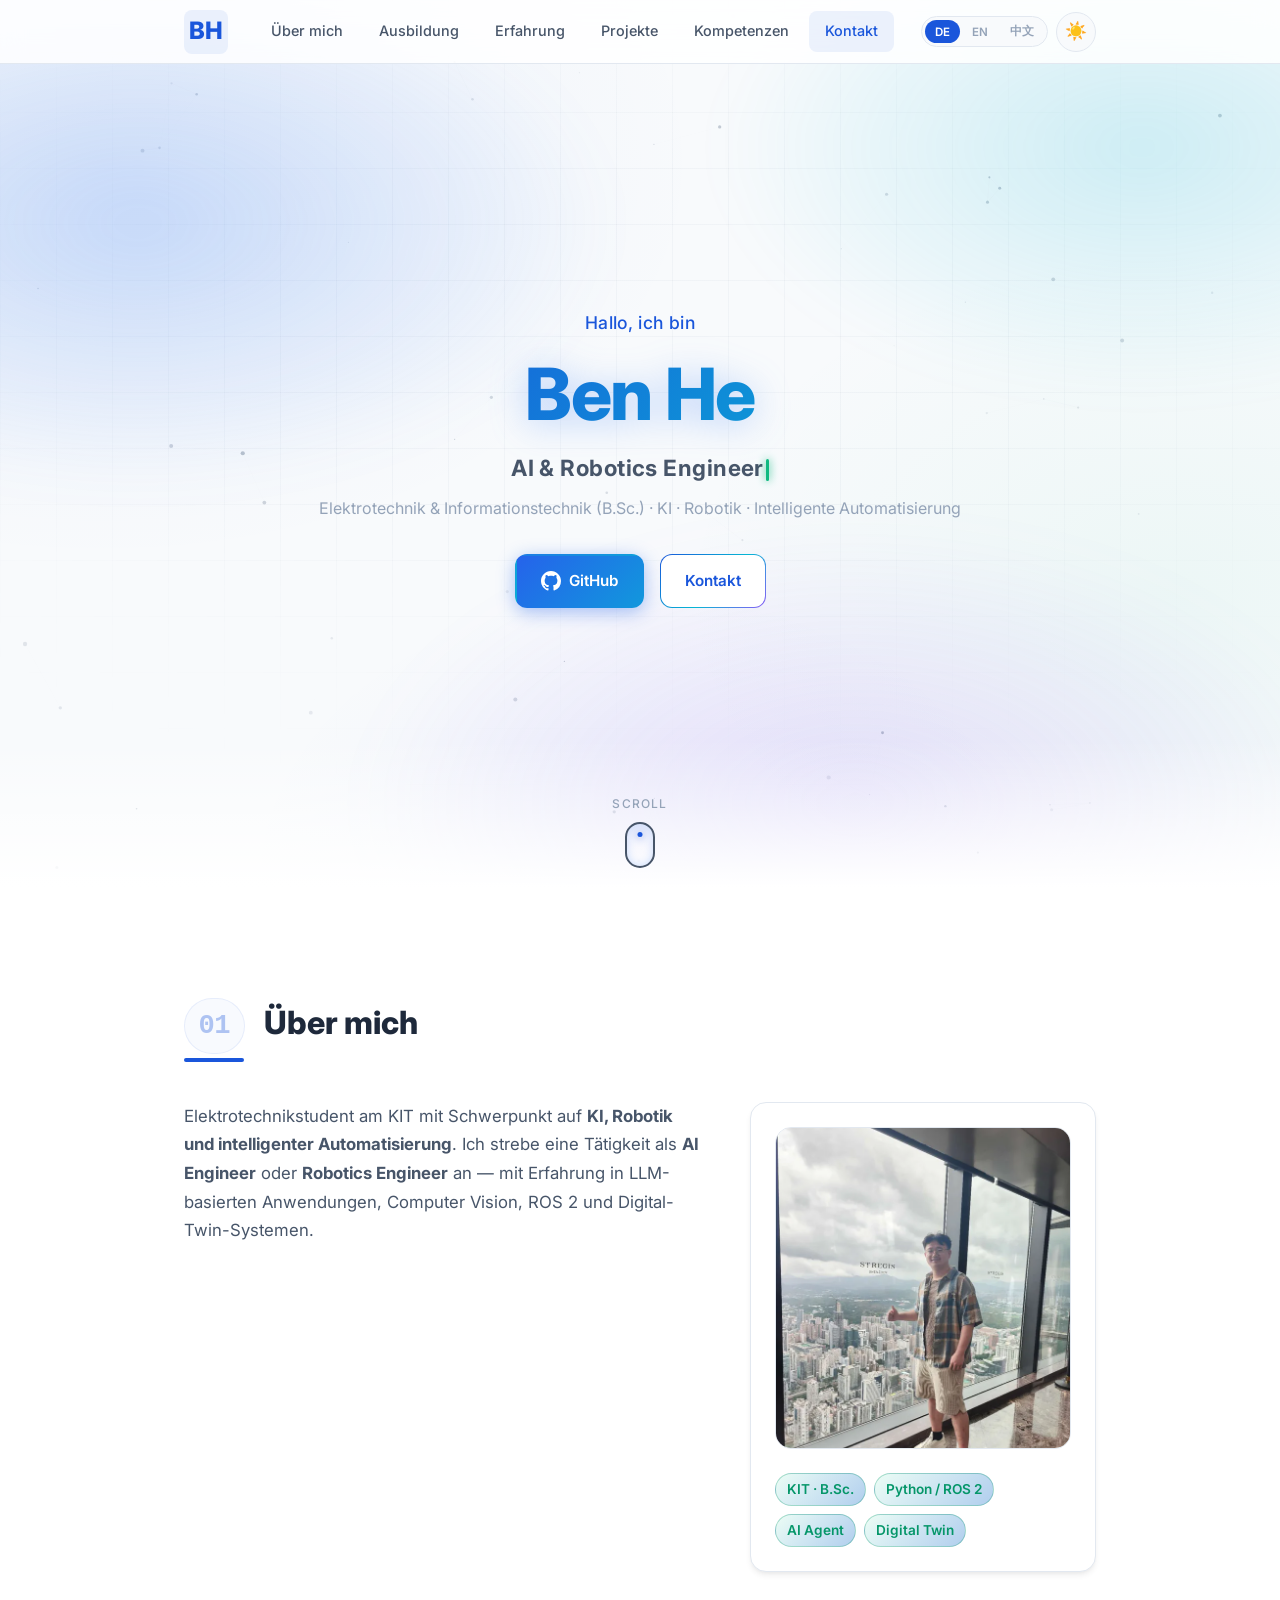
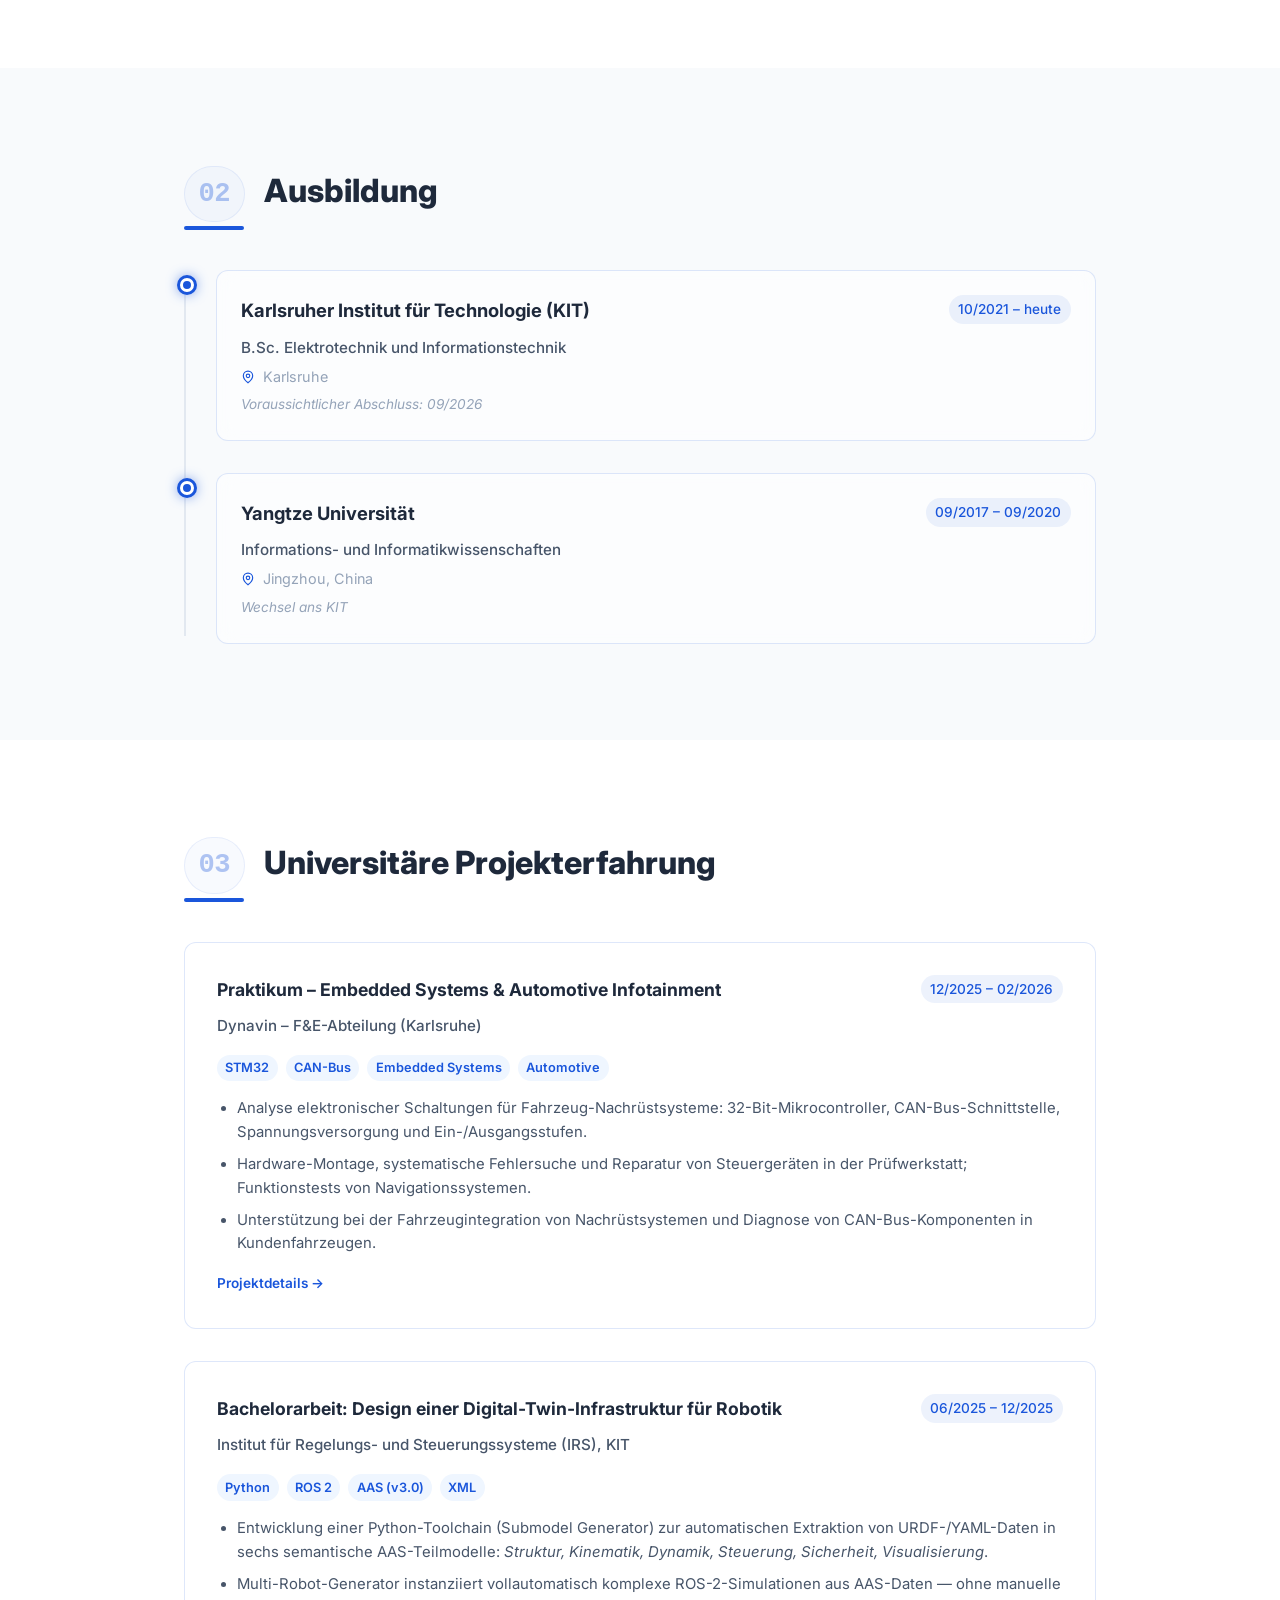
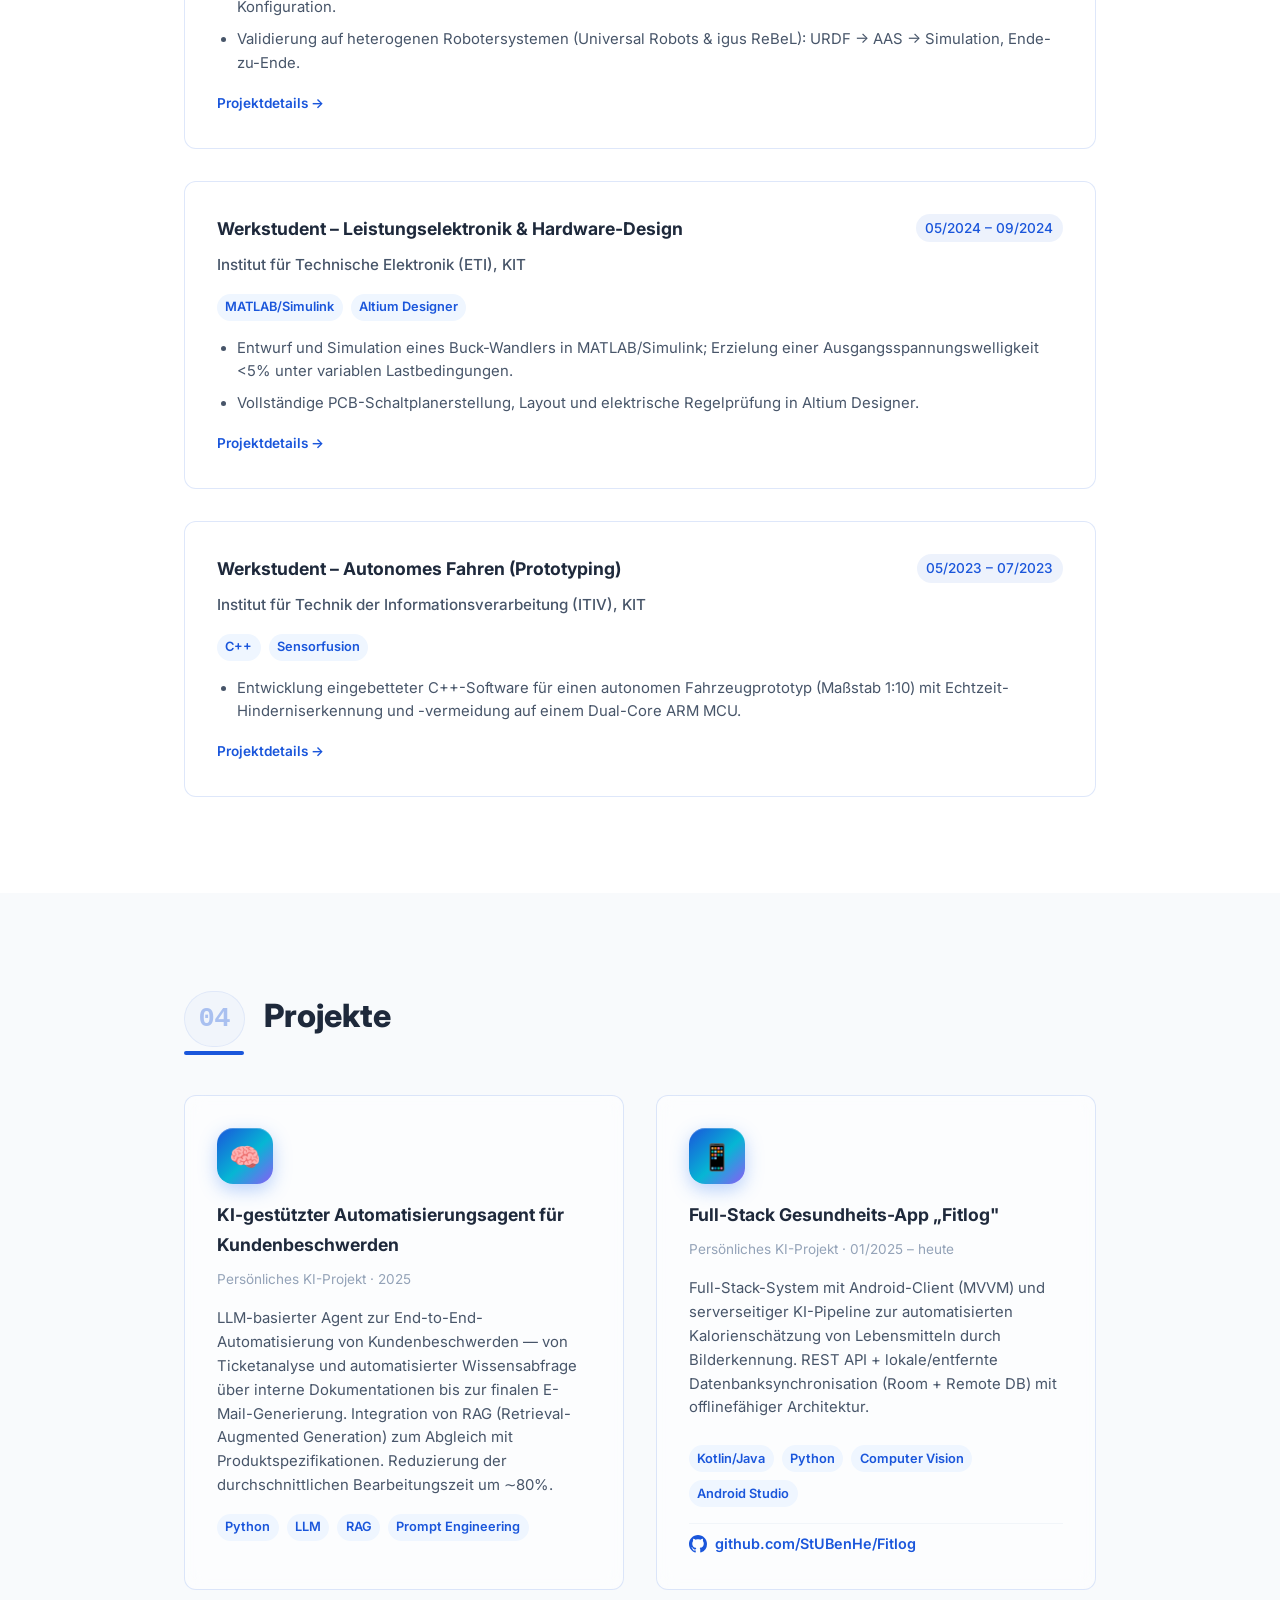
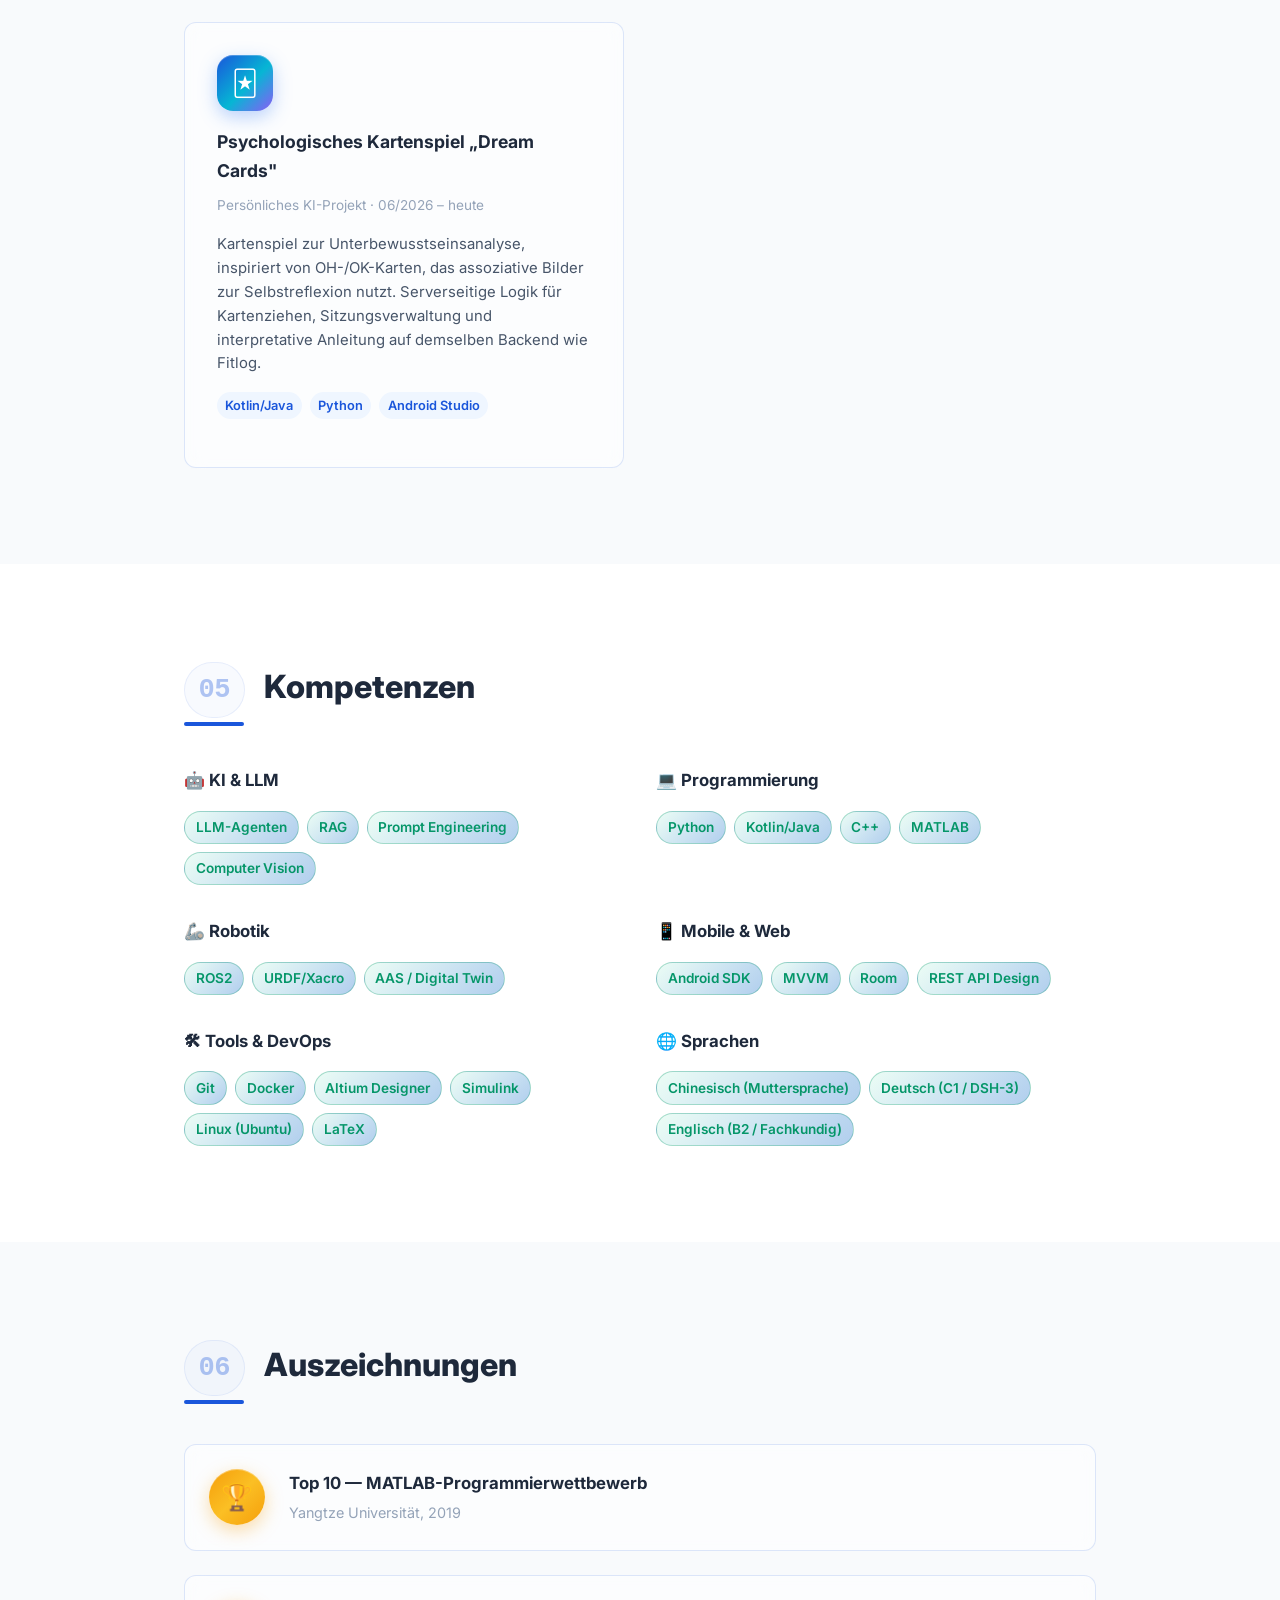
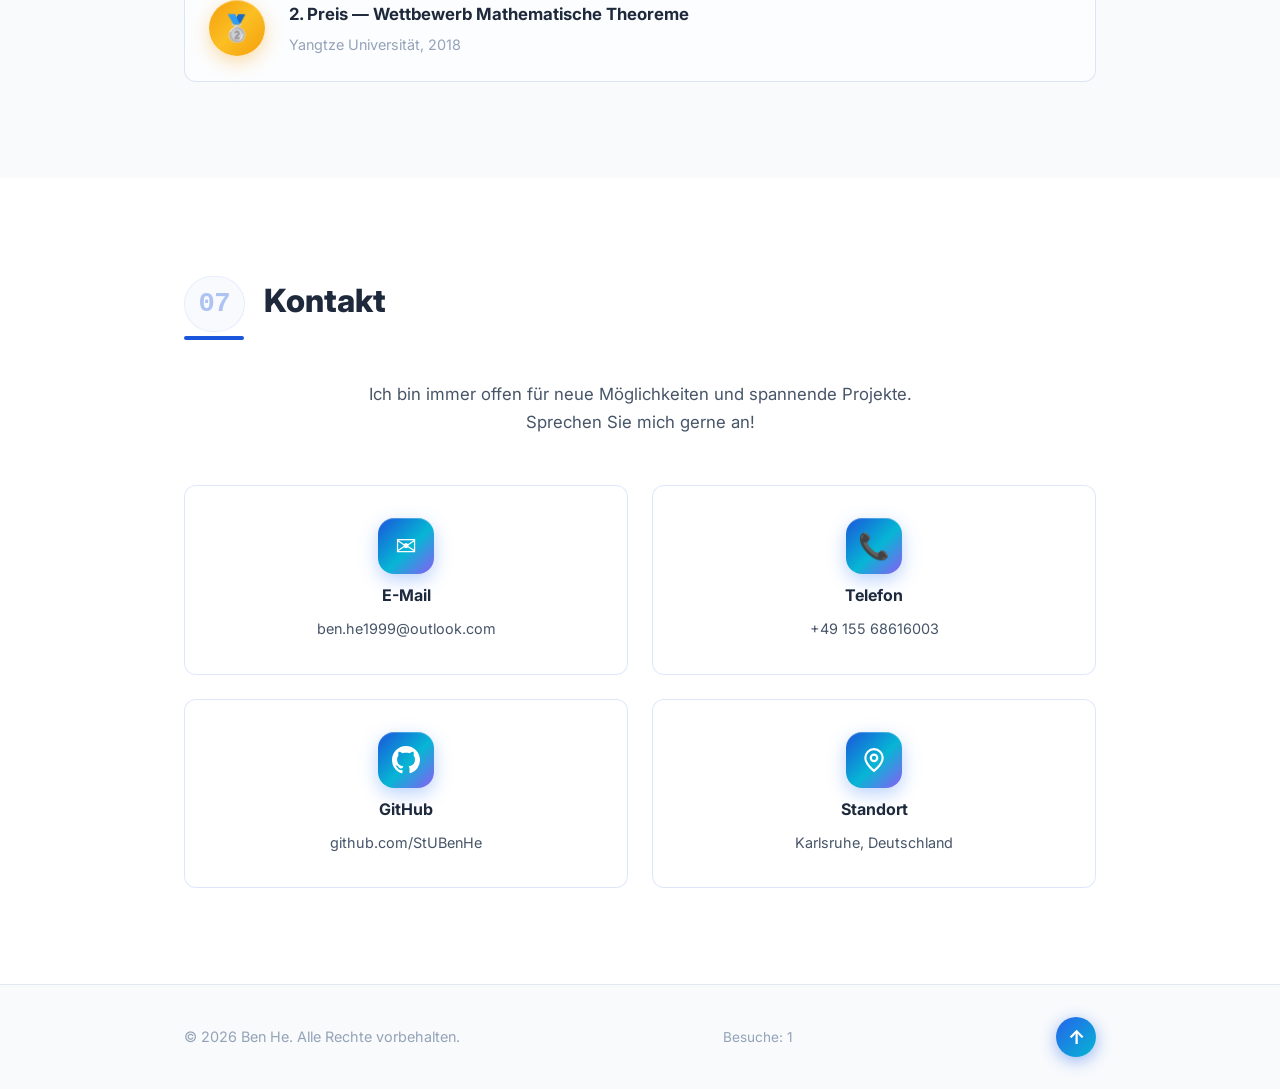
<file: index.html>
<!DOCTYPE html>
<html lang="de" data-theme="light">
<head>
  <meta charset="UTF-8">
  <meta name="viewport" content="width=device-width, initial-scale=1.0">
  <meta name="description" data-i18n="meta-desc" content="Ben He — AI Engineer & Robotics Engineer. Elektrotechnik-Student am KIT mit Schwerpunkt auf KI, Robotik und intelligenter Automatisierung.">
  <title>Ben He | Portfolio</title>
  <link rel="icon" type="image/svg+xml" href="favicon.svg">
  <link rel="stylesheet" href="styles.css">
  <link rel="preconnect" href="https://fonts.googleapis.com">
  <link rel="preconnect" href="https://fonts.gstatic.com" crossorigin>
  <link href="https://fonts.googleapis.com/css2?family=Inter:wght@400;500;600;700;800&display=swap" rel="stylesheet">
</head>
<body>

  <!-- Scroll Progress Bar -->
  <div class="scroll-progress" id="scrollProgress" aria-hidden="true"></div>

  <!-- Navigation -->
  <header class="navbar" id="navbar" role="banner">
    <div class="container nav-container">
      <a href="#hero" class="nav-logo" data-i18n-aria="nav-home" aria-label="Zur Startseite">BH</a>
      <nav class="nav-links" id="navLinks" role="navigation" data-i18n-aria="nav-main" aria-label="Hauptnavigation">
        <a href="#about" data-section="about" data-i18n="nav-about">Über mich</a>
        <a href="#education" data-section="education" data-i18n="nav-edu">Ausbildung</a>
        <a href="#experience" data-section="experience" data-i18n="nav-exp">Erfahrung</a>
        <a href="#projects" data-section="projects" data-i18n="nav-proj">Projekte</a>
        <a href="#skills" data-section="skills" data-i18n="nav-skills">Kompetenzen</a>
        <a href="#contact" data-section="contact" data-i18n="nav-contact">Kontakt</a>
      </nav>
      <div class="nav-actions">
        <div class="lang-switcher" id="langSwitcher" role="radiogroup" aria-label="Sprache wählen">
          <button class="lang-option active" data-lang="de" aria-checked="true" role="radio">DE</button>
          <button class="lang-option" data-lang="en" aria-checked="false" role="radio">EN</button>
          <button class="lang-option" data-lang="zh" aria-checked="false" role="radio">中文</button>
        </div>
        <button class="theme-toggle" id="themeToggle" data-i18n-aria="theme-switch" aria-label="Design umschalten" title="Hell/Dunkel Modus">
          <span class="theme-icon-light">☀️</span>
          <span class="theme-icon-dark">🌙</span>
        </button>
        <button class="hamburger" id="hamburger" data-i18n-aria="menu-open" aria-label="Menü öffnen" aria-expanded="false">
          <span></span>
          <span></span>
          <span></span>
        </button>
      </div>
    </div>
  </header>

  <main>
    <!-- Hero Section -->
    <section class="hero" id="hero">
      <canvas class="hero-particles" id="heroParticles" aria-hidden="true"></canvas>
      <div class="hero-bg-gradient" aria-hidden="true"></div>
      <div class="container hero-content">
        <p class="hero-greeting" data-i18n="hero-greeting">Hallo, ich bin</p>
        <h1 class="hero-name">Ben He</h1>
        <p class="hero-title" id="heroTitle"></p>
        <p class="hero-subtitle" data-i18n="hero-subtitle">Elektrotechnik &amp; Informationstechnik (B.Sc.) · KI · Robotik · Intelligente Automatisierung</p>
        <div class="hero-cta">
          <a href="https://github.com/StUBenHe" target="_blank" rel="noopener" class="btn btn-primary">
            <svg class="btn-icon" width="20" height="20" viewBox="0 0 24 24" fill="currentColor"><path d="M12 0C5.37 0 0 5.37 0 12c0 5.31 3.435 9.795 8.205 11.385.6.105.825-.255.825-.57 0-.285-.015-1.23-.015-2.235-3.015.555-3.795-.735-4.035-1.41-.135-.345-.72-1.41-1.23-1.695-.42-.225-1.02-.78-.015-.795.945-.015 1.62.87 1.845 1.23 1.08 1.815 2.805 1.305 3.495.99.105-.78.42-1.305.765-1.605-2.67-.3-5.46-1.335-5.46-5.925 0-1.305.465-2.385 1.23-3.225-.12-.3-.54-1.53.12-3.18 0 0 1.005-.315 3.3 1.23.96-.27 1.98-.405 3-.405s2.04.135 3 .405c2.295-1.56 3.3-1.23 3.3-1.23.66 1.65.24 2.88.12 3.18.765.84 1.23 1.905 1.23 3.225 0 4.605-2.805 5.625-5.475 5.925.435.375.81 1.095.81 2.22 0 1.605-.015 2.895-.015 3.3 0 .315.225.69.825.57A12.02 12.02 0 0 0 24 12c0-6.63-5.37-12-12-12z"/></svg>
            GitHub
          </a>
          <a href="#contact" class="btn btn-outline" data-i18n="hero-cta">Kontakt</a>
        </div>
      </div>
      <div class="hero-scroll" aria-hidden="true">
        <span data-i18n="scroll">Scroll</span>
        <div class="scroll-indicator"></div>
      </div>
      <!-- smooth fade into the next section -->
      <div class="hero-fade" aria-hidden="true"></div>
    </section>

    <!-- About Section -->
    <section class="section" id="about">
      <div class="container">
        <h2 class="section-title"><span class="section-num">01</span> <span data-i18n="about-title">Über mich</span></h2>
        <div class="about-layout">
          <div class="about-content">
            <p data-i18n="about-text">
              Elektrotechnikstudent am KIT mit Schwerpunkt auf
              <strong>KI, Robotik und intelligenter Automatisierung</strong>.
              Ich strebe eine Tätigkeit als <strong>AI Engineer</strong> oder <strong>Robotics Engineer</strong> an —
              mit Erfahrung in LLM-basierten Anwendungen, Computer Vision, ROS&nbsp;2 und Digital-Twin-Systemen.
            </p>
          </div>
          <aside class="about-photo-card" data-i18n-aria="about-photo" aria-label="Persönliche Vorstellung">
            <div class="photo-frame">
              <picture><source srcset="portrait.webp" type="image/webp"><img src="portrait.jpg" data-i18n-alt="portrait-alt" alt="Portrait von Ben He"></picture>
            </div>
            <div class="about-badges">
              <span class="tag tag-skill">KIT · B.Sc.</span>
              <span class="tag tag-skill">Python / ROS 2</span>
              <span class="tag tag-skill">AI Agent</span>
              <span class="tag tag-skill">Digital Twin</span>
            </div>
          </aside>
        </div>
      </div>
    </section>

    <!-- Education Section -->
    <section class="section section-alt" id="education">
      <div class="container">
        <h2 class="section-title"><span class="section-num">02</span> <span data-i18n="edu-title">Ausbildung</span></h2>
        <div class="timeline">
          <div class="timeline-item">
            <div class="timeline-marker"></div>
            <div class="timeline-card">
              <div class="timeline-header">
                <h3>Karlsruher Institut für Technologie (KIT)</h3>
                <span class="timeline-date">10/2021 – heute</span>
              </div>
              <p class="timeline-subtitle" data-i18n="edu-kit-degree">B.Sc. Elektrotechnik und Informationstechnik</p>
              <p class="timeline-location"><svg class="loc-pin" width="14" height="14" viewBox="0 0 24 24" fill="none" stroke="currentColor" stroke-width="2" stroke-linecap="round" stroke-linejoin="round" aria-hidden="true"><path d="M20 10c0 6-8 12-8 12s-8-6-8-12a8 8 0 0 1 16 0Z"/><circle cx="12" cy="10" r="3"/></svg> Karlsruhe</p>
              <p class="timeline-note" data-i18n="edu-kit-note">Voraussichtlicher Abschluss: 09/2026</p>
            </div>
          </div>
          <div class="timeline-item">
            <div class="timeline-marker"></div>
            <div class="timeline-card">
              <div class="timeline-header">
                <h3>Yangtze Universität</h3>
                <span class="timeline-date">09/2017 – 09/2020</span>
              </div>
              <p class="timeline-subtitle" data-i18n="edu-yz-degree">Informations- und Informatikwissenschaften</p>
              <p class="timeline-location"><svg class="loc-pin" width="14" height="14" viewBox="0 0 24 24" fill="none" stroke="currentColor" stroke-width="2" stroke-linecap="round" stroke-linejoin="round" aria-hidden="true"><path d="M20 10c0 6-8 12-8 12s-8-6-8-12a8 8 0 0 1 16 0Z"/><circle cx="12" cy="10" r="3"/></svg> Jingzhou, China</p>
              <p class="timeline-note" data-i18n="edu-yz-note">Wechsel ans KIT</p>
            </div>
          </div>
        </div>
      </div>
    </section>

    <!-- Experience Section -->
    <section class="section" id="experience">
      <div class="container">
        <h2 class="section-title"><span class="section-num">03</span> <span data-i18n="exp-title">Universitäre Projekterfahrung</span></h2>
        <div class="exp-grid">
          <!-- Praktikum Dynavin -->
          <article class="exp-card">
            <a href="praktikum.html" class="exp-card-link" aria-label="Praktikum: CAN-Bus-Interface für Fahrzeug-Infotainment – Details">
              <div class="exp-card-header">
                <h3 data-i18n="exp-praktikum-title">Praktikum – Embedded Systems &amp; Automotive Infotainment</h3>
                <span class="exp-date">12/2025 – 02/2026</span>
              </div>
              <p class="exp-company" data-i18n="exp-praktikum-company">Dynavin – F&amp;E-Abteilung (Karlsruhe)</p>
              <div class="exp-tags">
                <span class="tag">STM32</span>
                <span class="tag">CAN-Bus</span>
                <span class="tag">Embedded Systems</span>
                <span class="tag">Automotive</span>
              </div>
              <ul class="exp-details">
                <li data-i18n="exp-praktikum-1">Analyse elektronischer Schaltungen für Fahrzeug-Nachrüstsysteme: 32-Bit-Mikrocontroller, CAN-Bus-Schnittstelle, Spannungsversorgung und Ein-/Ausgangsstufen.</li>
                <li data-i18n="exp-praktikum-2">Hardware-Montage, systematische Fehlersuche und Reparatur von Steuergeräten in der Prüfwerkstatt; Funktionstests von Navigationssystemen.</li>
                <li data-i18n="exp-praktikum-3">Unterstützung bei der Fahrzeugintegration von Nachrüstsystemen und Diagnose von CAN-Bus-Komponenten in Kundenfahrzeugen.</li>
              </ul>
              <span class="exp-card-more" data-i18n="exp-praktikum-more">Projektdetails →</span>
            </a>
          </article>
          <!-- Bachelor Thesis -->
          <article class="exp-card">
            <a href="bachelorarbeit.html" class="exp-card-link" aria-label="Bachelorarbeit: Digital-Twin-Infrastruktur – Details">
              <div class="exp-card-header">
                <h3 data-i18n="exp-thesis-title">Bachelorarbeit: Design einer Digital-Twin-Infrastruktur für Robotik</h3>
                <span class="exp-date">06/2025 – 12/2025</span>
              </div>
              <p class="exp-company">Institut für Regelungs- und Steuerungssysteme (IRS), KIT</p>
              <div class="exp-tags">
                <span class="tag">Python</span>
                <span class="tag">ROS 2</span>
                <span class="tag">AAS (v3.0)</span>
                <span class="tag">XML</span>
              </div>
              <ul class="exp-details">
                <li data-i18n="exp-thesis-1">Entwicklung einer Python-Toolchain (Submodel Generator) zur automatischen Extraktion von URDF-/YAML-Daten in sechs semantische AAS-Teilmodelle: <em>Struktur, Kinematik, Dynamik, Steuerung, Sicherheit, Visualisierung</em>.</li>
                <li data-i18n="exp-thesis-2">Multi-Robot-Generator instanziiert vollautomatisch komplexe ROS-2-Simulationen aus AAS-Daten — ohne manuelle Konfiguration.</li>
                <li data-i18n="exp-thesis-3">Validierung auf heterogenen Robotersystemen (Universal Robots &amp; igus ReBeL): URDF → AAS → Simulation, Ende-zu-Ende.</li>
              </ul>
              <span class="exp-card-more" data-i18n="exp-thesis-more">Projektdetails →</span>
            </a>
          </article>
          <!-- ETI -->
          <article class="exp-card">
            <a href="power-electronics.html" class="exp-card-link" aria-label="Leistungselektronik & Hardware-Design – Details">
              <div class="exp-card-header">
                <h3 data-i18n="exp-eti-title">Werkstudent – Leistungselektronik &amp; Hardware-Design</h3>
                <span class="exp-date">05/2024 – 09/2024</span>
              </div>
              <p class="exp-company">Institut für Technische Elektronik (ETI), KIT</p>
              <div class="exp-tags">
                <span class="tag">MATLAB/Simulink</span>
                <span class="tag">Altium Designer</span>
              </div>
              <ul class="exp-details">
                <li data-i18n="exp-eti-1">Entwurf und Simulation eines Buck-Wandlers in MATLAB/Simulink; Erzielung einer Ausgangsspannungswelligkeit &lt;5% unter variablen Lastbedingungen.</li>
                <li data-i18n="exp-eti-2">Vollständige PCB-Schaltplanerstellung, Layout und elektrische Regelprüfung in Altium Designer.</li>
              </ul>
              <span class="exp-card-more" data-i18n="exp-eti-more">Projektdetails →</span>
            </a>
          </article>
          <!-- ITIV -->
          <article class="exp-card">
            <a href="pit-autopilot.html" class="exp-card-link" aria-label="Werkstudent – Autonomes Fahren (Prototyping) – Details">
              <div class="exp-card-header">
                <h3 data-i18n="exp-itiv-title">Werkstudent – Autonomes Fahren (Prototyping)</h3>
                <span class="exp-date">05/2023 – 07/2023</span>
              </div>
              <p class="exp-company">Institut für Technik der Informationsverarbeitung (ITIV), KIT</p>
              <div class="exp-tags">
                <span class="tag">C++</span>
                <span class="tag" data-i18n="exp-itiv-tag">Sensorfusion</span>
              </div>
              <ul class="exp-details">
                <li data-i18n="exp-itiv-1">Entwicklung eingebetteter C++-Software für einen autonomen Fahrzeugprototyp (Maßstab 1:10) mit Echtzeit-Hinderniserkennung und -vermeidung auf einem Dual-Core ARM MCU.</li>
              </ul>
              <span class="exp-card-more" data-i18n="exp-itiv-more">Projektdetails →</span>
            </a>
          </article>
        </div>
      </div>
    </section>

    <!-- Projects Section -->
    <section class="section section-alt" id="projects">
      <div class="container">
        <h2 class="section-title"><span class="section-num">04</span> <span data-i18n="proj-title">Projekte</span></h2>
        <div class="projects-grid">
          <!-- AI Agent -->
          <article class="project-card">
            <div class="project-icon">🧠</div>
            <h3 data-i18n="proj-agent-title">KI-gestützter Automatisierungsagent für Kundenbeschwerden</h3>
            <p class="project-meta" data-i18n="proj-agent-meta">Persönliches KI-Projekt · 2025</p>
            <p class="project-desc" data-i18n="proj-agent-desc">LLM-basierter Agent zur End-to-End-Automatisierung von Kundenbeschwerden — von Ticketanalyse und automatisierter Wissensabfrage über interne Dokumentationen bis zur finalen E-Mail-Generierung. Integration von RAG (Retrieval-Augmented Generation) zum Abgleich mit Produktspezifikationen. Reduzierung der durchschnittlichen Bearbeitungszeit um ∼80%.</p>
            <div class="project-tags">
              <span class="tag">Python</span>
              <span class="tag">LLM</span>
              <span class="tag">RAG</span>
              <span class="tag">Prompt Engineering</span>
            </div>
          </article>
          <!-- Fitlog -->
          <article class="project-card">
            <div class="project-icon">📱</div>
            <h3 data-i18n="proj-fitlog-title">Full-Stack Gesundheits-App „Fitlog"</h3>
            <p class="project-meta" data-i18n="proj-fitlog-meta">Persönliches KI-Projekt · 01/2025 – heute</p>
            <p class="project-desc" data-i18n="proj-fitlog-desc">Full-Stack-System mit Android-Client (MVVM) und serverseitiger KI-Pipeline zur automatisierten Kalorienschätzung von Lebensmitteln durch Bilderkennung. REST API + lokale/entfernte Datenbanksynchronisation (Room + Remote DB) mit offlinefähiger Architektur.</p>
            <div class="project-tags">
              <span class="tag">Kotlin/Java</span>
              <span class="tag">Python</span>
              <span class="tag">Computer Vision</span>
              <span class="tag">Android Studio</span>
            </div>
            <a href="https://github.com/StUBenHe/Fitlog" target="_blank" rel="noopener" class="project-link">
              <svg width="18" height="18" viewBox="0 0 24 24" fill="currentColor"><path d="M12 0C5.37 0 0 5.37 0 12c0 5.31 3.435 9.795 8.205 11.385.6.105.825-.255.825-.57 0-.285-.015-1.23-.015-2.235-3.015.555-3.795-.735-4.035-1.41-.135-.345-.72-1.41-1.23-1.695-.42-.225-1.02-.78-.015-.795.945-.015 1.62.87 1.845 1.23 1.08 1.815 2.805 1.305 3.495.99.105-.78.42-1.305.765-1.605-2.67-.3-5.46-1.335-5.46-5.925 0-1.305.465-2.385 1.23-3.225-.12-.3-.54-1.53.12-3.18 0 0 1.005-.315 3.3 1.23.96-.27 1.98-.405 3-.405s2.04.135 3 .405c2.295-1.56 3.3-1.23 3.3-1.23.66 1.65.24 2.88.12 3.18.765.84 1.23 1.905 1.23 3.225 0 4.605-2.805 5.625-5.475 5.925.435.375.81 1.095.81 2.22 0 1.605-.015 2.895-.015 3.3 0 .315.225.69.825.57A12.02 12.02 0 0 0 24 12c0-6.63-5.37-12-12-12z"/></svg>
              github.com/StUBenHe/Fitlog
            </a>
          </article>
          <!-- Dream Cards -->
          <article class="project-card">
            <div class="project-icon">🃏</div>
            <h3 data-i18n="proj-dream-title">Psychologisches Kartenspiel „Dream Cards"</h3>
            <p class="project-meta" data-i18n="proj-dream-meta">Persönliches KI-Projekt · 06/2026 – heute</p>
            <p class="project-desc" data-i18n="proj-dream-desc">Kartenspiel zur Unterbewusstseinsanalyse, inspiriert von OH-/OK-Karten, das assoziative Bilder zur Selbstreflexion nutzt. Serverseitige Logik für Kartenziehen, Sitzungsverwaltung und interpretative Anleitung auf demselben Backend wie Fitlog.</p>
            <div class="project-tags">
              <span class="tag">Kotlin/Java</span>
              <span class="tag">Python</span>
              <span class="tag">Android Studio</span>
            </div>
          </article>
        </div>
      </div>
    </section>

    <!-- Skills Section -->
    <section class="section" id="skills">
      <div class="container">
        <h2 class="section-title"><span class="section-num">05</span> <span data-i18n="skills-title">Kompetenzen</span></h2>
        <div class="skills-grid">
          <div class="skill-group">
            <h3 data-i18n="skills-ai">🤖 KI &amp; LLM</h3>
            <div class="skill-tags">
              <span class="tag tag-skill">LLM-Agenten</span>
              <span class="tag tag-skill">RAG</span>
              <span class="tag tag-skill">Prompt Engineering</span>
              <span class="tag tag-skill">Computer Vision</span>
            </div>
          </div>
          <div class="skill-group">
            <h3 data-i18n="skills-prog">💻 Programmierung</h3>
            <div class="skill-tags">
              <span class="tag tag-skill">Python</span>
              <span class="tag tag-skill">Kotlin/Java</span>
              <span class="tag tag-skill">C++</span>
              <span class="tag tag-skill">MATLAB</span>
            </div>
          </div>
          <div class="skill-group">
            <h3 data-i18n="skills-robo">🦾 Robotik</h3>
            <div class="skill-tags">
              <span class="tag tag-skill">ROS2</span>
              <span class="tag tag-skill">URDF/Xacro</span>
              <span class="tag tag-skill">AAS / Digital Twin</span>
            </div>
          </div>
          <div class="skill-group">
            <h3 data-i18n="skills-mobile">📱 Mobile &amp; Web</h3>
            <div class="skill-tags">
              <span class="tag tag-skill">Android SDK</span>
              <span class="tag tag-skill">MVVM</span>
              <span class="tag tag-skill">Room</span>
              <span class="tag tag-skill">REST API Design</span>
            </div>
          </div>
          <div class="skill-group">
            <h3 data-i18n="skills-tools">🛠 Tools &amp; DevOps</h3>
            <div class="skill-tags">
              <span class="tag tag-skill">Git</span>
              <span class="tag tag-skill">Docker</span>
              <span class="tag tag-skill">Altium Designer</span>
              <span class="tag tag-skill">Simulink</span>
              <span class="tag tag-skill">Linux (Ubuntu)</span>
              <span class="tag tag-skill">LaTeX</span>
            </div>
          </div>
          <div class="skill-group">
            <h3 data-i18n="skills-lang">🌐 Sprachen</h3>
            <div class="skill-tags">
              <span class="tag tag-skill" data-i18n="lang-zh">Chinesisch (Muttersprache)</span>
              <span class="tag tag-skill" data-i18n="lang-de">Deutsch (C1 / DSH-3)</span>
              <span class="tag tag-skill" data-i18n="lang-en">Englisch (B2 / Fachkundig)</span>
            </div>
          </div>
        </div>
      </div>
    </section>

    <!-- Awards Section -->
    <section class="section section-alt" id="awards">
      <div class="container">
        <h2 class="section-title"><span class="section-num">06</span> <span data-i18n="awards-title">Auszeichnungen</span></h2>
        <div class="awards-list">
          <div class="award-item">
            <div class="award-icon">🏆</div>
            <div class="award-content">
              <h3 data-i18n="award-1-title">Top 10 — MATLAB-Programmierwettbewerb</h3>
              <p data-i18n="award-1-meta">Yangtze Universität, 2019</p>
            </div>
          </div>
          <div class="award-item">
            <div class="award-icon">🥈</div>
            <div class="award-content">
              <h3 data-i18n="award-2-title">2. Preis — Wettbewerb Mathematische Theoreme</h3>
              <p data-i18n="award-2-meta">Yangtze Universität, 2018</p>
            </div>
          </div>
        </div>
      </div>
    </section>

    <!-- Contact Section -->
    <section class="section" id="contact">
      <div class="container">
        <h2 class="section-title"><span class="section-num">07</span> <span data-i18n="contact-title">Kontakt</span></h2>
        <p class="contact-intro" data-i18n="contact-intro">Ich bin immer offen für neue Möglichkeiten und spannende Projekte. Sprechen Sie mich gerne an!</p>
        <div class="contact-grid">
          <a href="mailto:ben.he1999@outlook.com" class="contact-card">
            <div class="contact-icon">✉️</div>
            <h3 data-i18n="contact-email">E-Mail</h3>
            <p>ben.he1999@outlook.com</p>
          </a>
          <a href="tel:+4915568616003" class="contact-card">
            <div class="contact-icon">📞</div>
            <h3 data-i18n="contact-phone">Telefon</h3>
            <p>+49 155 68616003</p>
          </a>
          <a href="https://github.com/StUBenHe" target="_blank" rel="noopener" class="contact-card">
            <div class="contact-icon">
              <svg width="28" height="28" viewBox="0 0 24 24" fill="currentColor"><path d="M12 0C5.37 0 0 5.37 0 12c0 5.31 3.435 9.795 8.205 11.385.6.105.825-.255.825-.57 0-.285-.015-1.23-.015-2.235-3.015.555-3.795-.735-4.035-1.41-.135-.345-.72-1.41-1.23-1.695-.42-.225-1.02-.78-.015-.795.945-.015 1.62.87 1.845 1.23 1.08 1.815 2.805 1.305 3.495.99.105-.78.42-1.305.765-1.605-2.67-.3-5.46-1.335-5.46-5.925 0-1.305.465-2.385 1.23-3.225-.12-.3-.54-1.53.12-3.18 0 0 1.005-.315 3.3 1.23.96-.27 1.98-.405 3-.405s2.04.135 3 .405c2.295-1.56 3.3-1.23 3.3-1.23.66 1.65.24 2.88.12 3.18.765.84 1.23 1.905 1.23 3.225 0 4.605-2.805 5.625-5.475 5.925.435.375.81 1.095.81 2.22 0 1.605-.015 2.895-.015 3.3 0 .315.225.69.825.57A12.02 12.02 0 0 0 24 12c0-6.63-5.37-12-12-12z"/></svg>
            </div>
            <h3>GitHub</h3>
            <p>github.com/StUBenHe</p>
          </a>
          <div class="contact-card">
            <div class="contact-icon"><svg width="26" height="26" viewBox="0 0 24 24" fill="none" stroke="currentColor" stroke-width="2" stroke-linecap="round" stroke-linejoin="round" aria-hidden="true"><path d="M20 10c0 6-8 12-8 12s-8-6-8-12a8 8 0 0 1 16 0Z"/><circle cx="12" cy="10" r="3"/></svg></div>
            <h3 data-i18n="contact-loc">Standort</h3>
            <p data-i18n="contact-loc-val">Karlsruhe, Deutschland</p>
          </div>
        </div>
      </div>
    </section>
  </main>

  <!-- Footer -->
  <footer class="footer">
    <div class="container footer-content">
      <p data-i18n="footer-text">&copy; 2026 Ben He. Alle Rechte vorbehalten.</p>
      <a href="#hero" class="back-to-top" data-i18n-aria="back-top" aria-label="Zurück nach oben">↑</a>
    </div>
  </footer>

  <script src="script.js"></script>
</body>
</html>
</file>
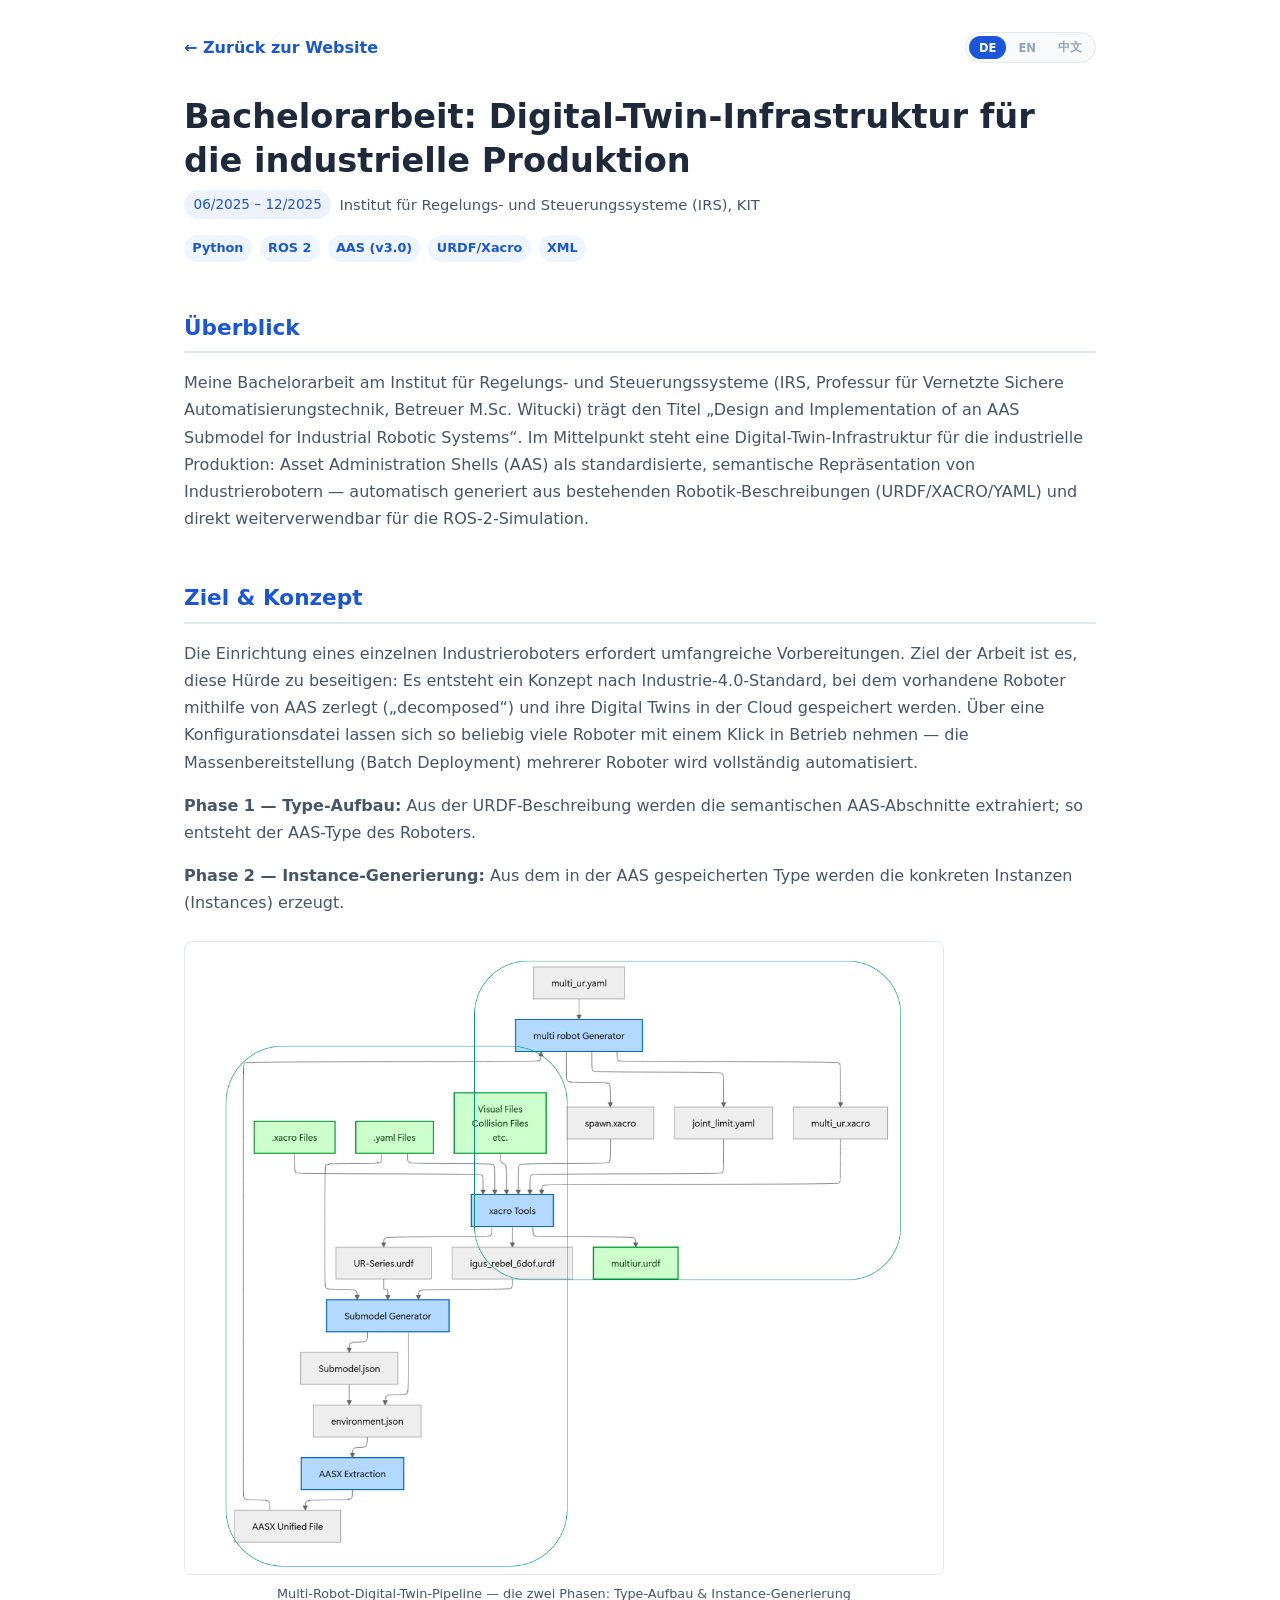
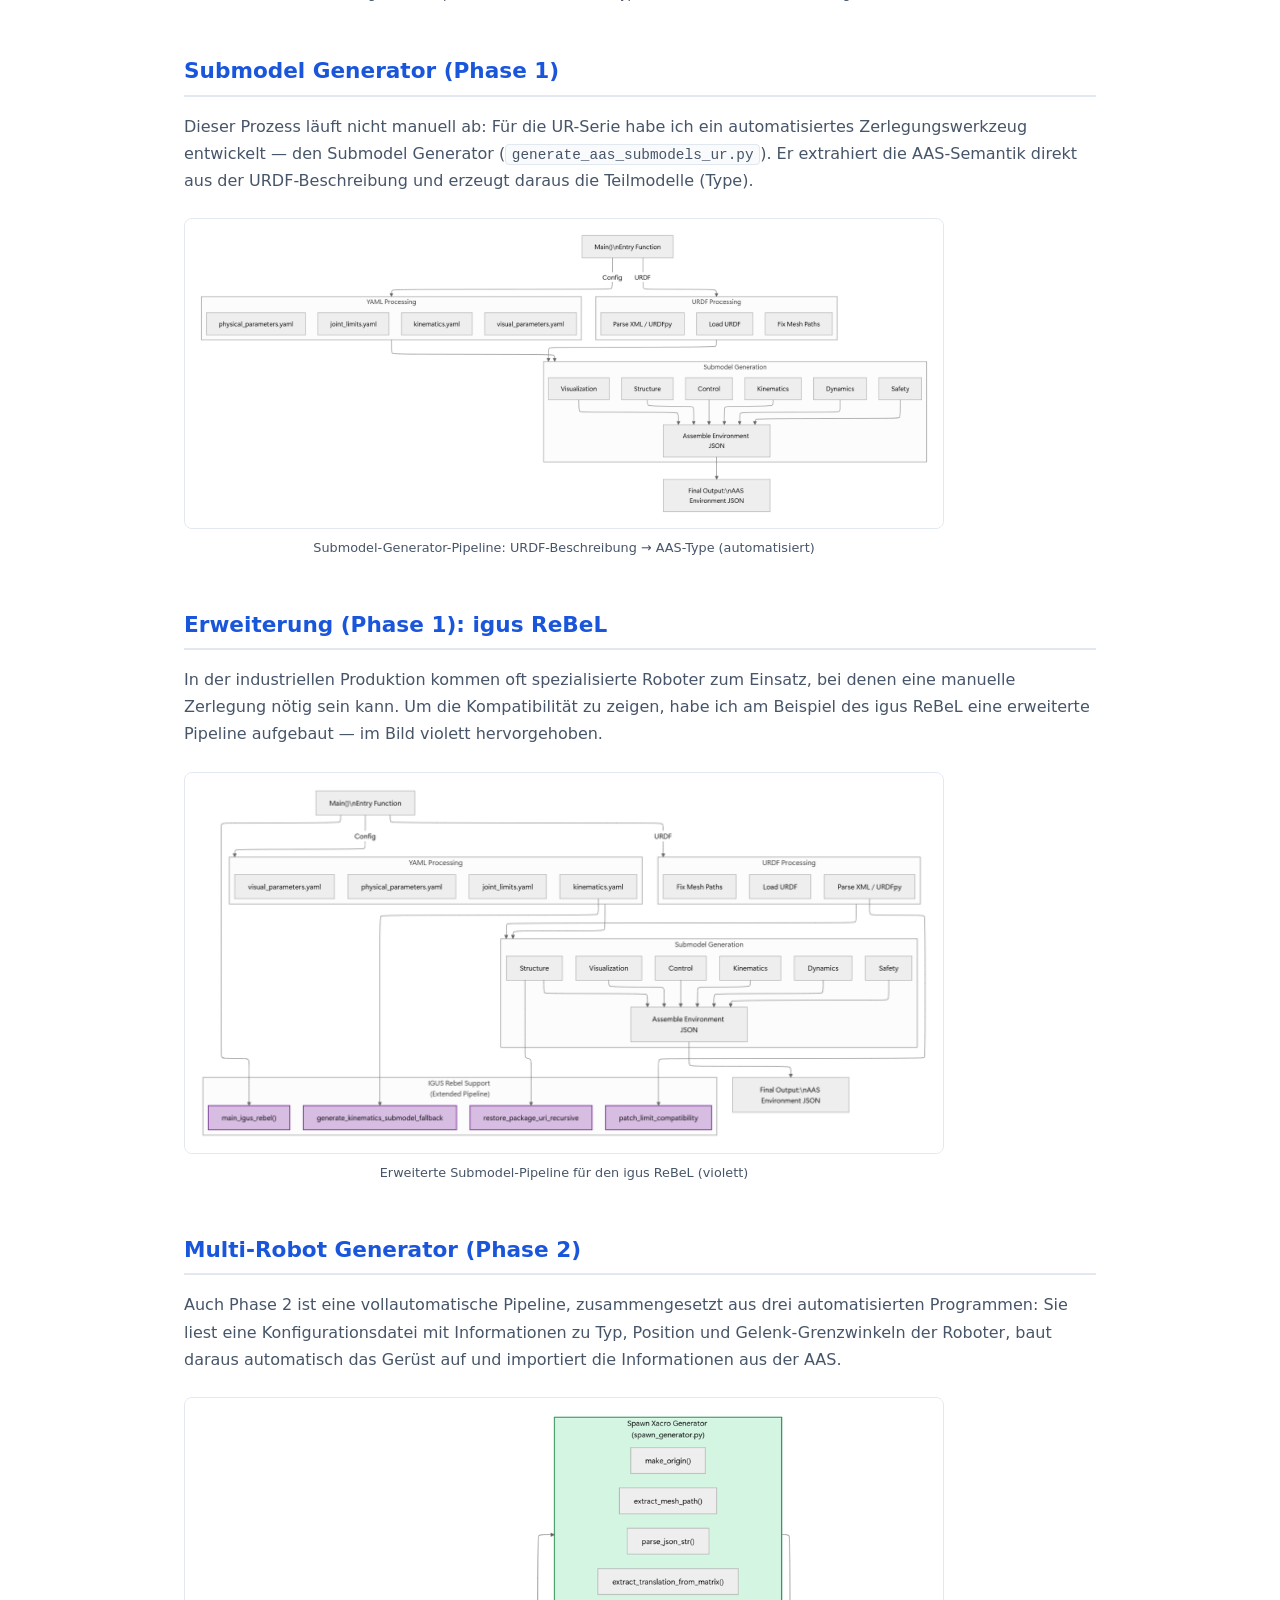
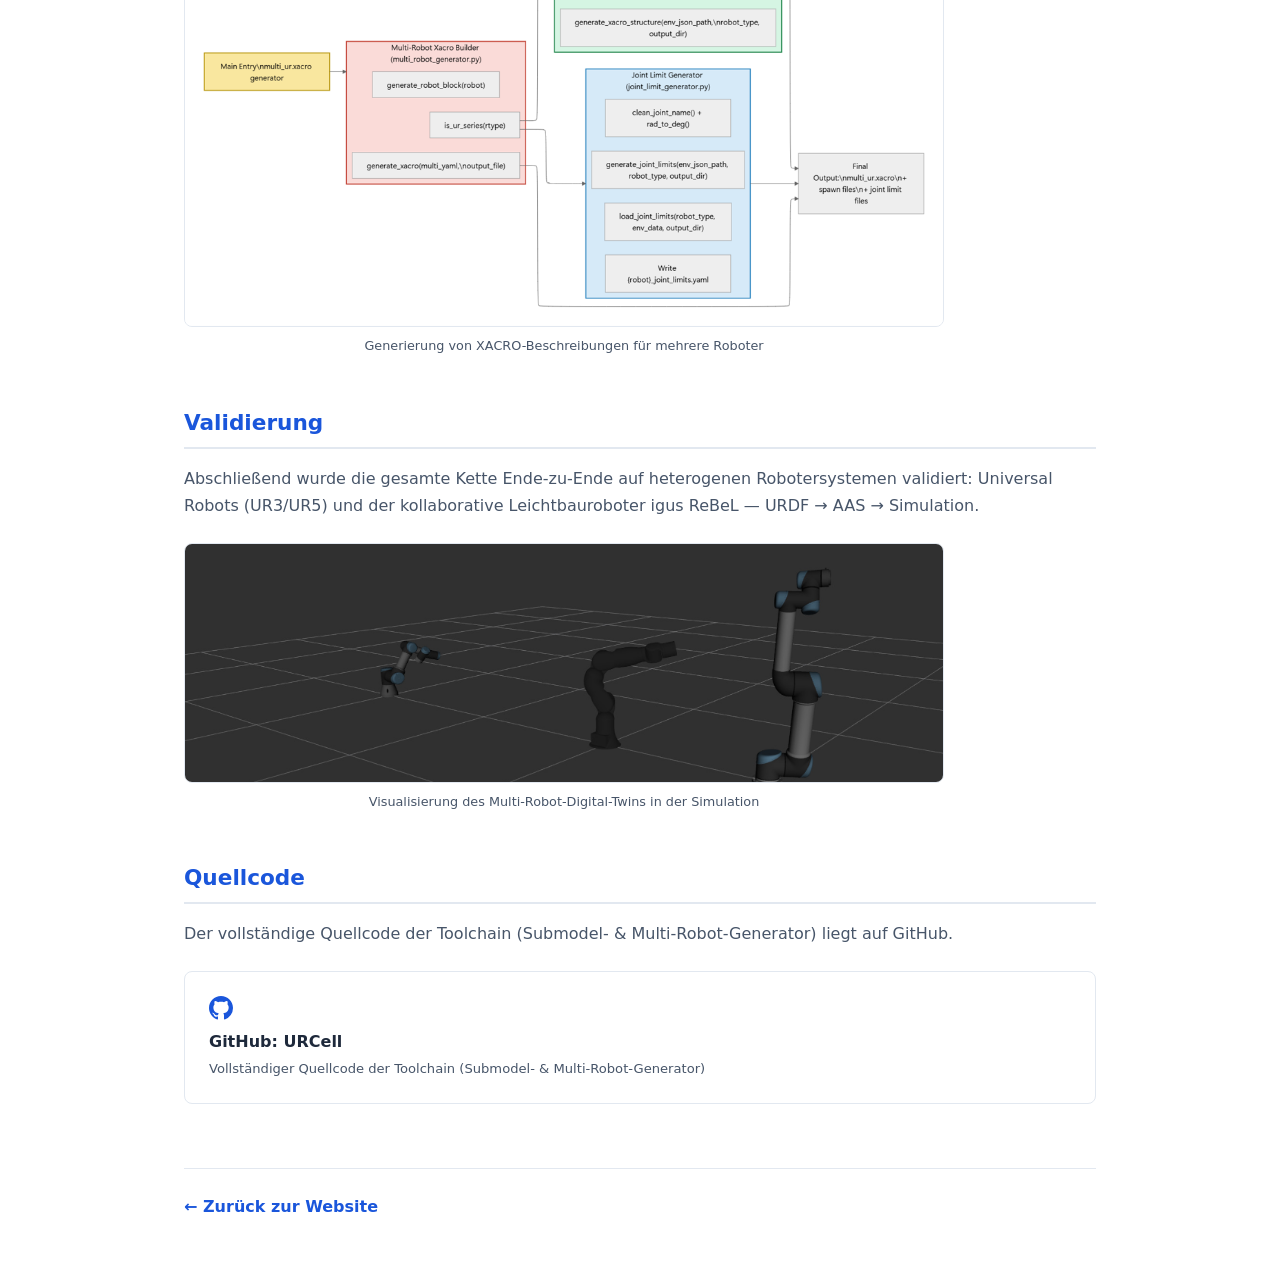
<file: bachelorarbeit.html>
<!DOCTYPE html>
<html lang="de">
<head>
<meta charset="UTF-8">
<meta name="viewport" content="width=device-width, initial-scale=1.0">
<title>Ben He – Bachelorarbeit</title>
<link rel="stylesheet" href="styles.css">
<style>
  /* ─── Project detail page (bachelorarbeit.html) ─── */
  .pe-page {
    padding: var(--space-xl) var(--space-lg) var(--space-2xl);
  }
  .pe-topbar {
    display: flex;
    justify-content: space-between;
    align-items: center;
    gap: var(--space-md);
    margin-bottom: var(--space-xl);
    flex-wrap: wrap;
  }
  .pe-back {
    display: inline-flex;
    align-items: center;
    gap: 0.35rem;
    font-weight: 600;
    color: var(--color-primary);
  }
  .pe-header h1 {
    font-size: clamp(1.5rem, 3vw, 2.1rem);
    color: var(--color-text);
    line-height: 1.3;
    margin-bottom: var(--space-sm);
  }
  .pe-meta {
    display: flex;
    flex-wrap: wrap;
    gap: var(--space-sm);
    align-items: center;
    margin-bottom: var(--space-md);
    color: var(--color-text-secondary);
    font-size: 0.92rem;
  }
  .pe-section {
    margin-top: var(--space-2xl);
  }
  .pe-section h2 {
    font-size: 1.35rem;
    color: var(--color-primary);
    margin-bottom: var(--space-md);
    padding-bottom: 0.3rem;
    border-bottom: 2px solid var(--color-border);
  }
  .pe-section p {
    color: var(--color-text-secondary);
    line-height: 1.7;
    margin-bottom: var(--space-md);
  }
  .pe-section code {
    background: var(--color-bg-alt);
    border: 1px solid var(--color-border);
    border-radius: 4px;
    padding: 0.1rem 0.35rem;
    font-size: 0.9em;
  }
  .pe-figure {
    margin: var(--space-lg) 0 0;
    max-width: 760px;
  }
  .pe-figure img {
    border-radius: var(--radius-md);
    border: 1px solid var(--color-border);
  }
  .pe-figure figcaption {
    font-size: 0.8rem;
    color: var(--color-text-secondary);
    text-align: center;
    margin-top: var(--space-sm);
  }
  .pe-footer {
    margin-top: var(--space-3xl);
    padding-top: var(--space-lg);
    border-top: 1px solid var(--color-border);
  }

  /* ─── Quellcode ─── */
  .ba-dl {
    display: grid;
    grid-template-columns: repeat(auto-fit, minmax(240px, 1fr));
    gap: var(--space-md);
    margin-top: var(--space-lg);
  }
  .ba-dl-card {
    display: block;
    background: var(--color-surface);
    border: 1px solid var(--color-border);
    border-radius: var(--radius-md);
    padding: var(--space-lg);
    text-decoration: none;
    transition: transform 0.15s ease, border-color 0.15s ease, box-shadow 0.15s ease;
  }
  .ba-dl-card:hover {
    transform: translateY(-2px);
    border-color: var(--color-primary);
    box-shadow: 0 4px 14px rgba(0, 0, 0, 0.08);
  }
  .ba-dl-gh-icon {
    width: 24px;
    height: 24px;
    fill: var(--color-primary);
    margin-bottom: var(--space-sm);
    display: block;
  }
  .ba-dl-card h3 {
    font-size: 1rem;
    color: var(--color-text);
    margin-bottom: 0.25rem;
  }
  .ba-dl-card p {
    font-size: 0.82rem;
    color: var(--color-text-secondary);
    line-height: 1.5;
    margin-bottom: 0;
  }
</style>
<script>
  /* Apply saved theme before paint to avoid flash */
  (function () {
    try {
      var t = localStorage.getItem('theme');
      if (t) document.documentElement.dataset.theme = t;
    } catch (e) {}
  })();
</script>
</head>
<body>
<main class="container pe-page">

  <header class="pe-topbar">
    <a class="pe-back" href="index.html">← <span data-i18n="ba-back">Zurück zur Website</span></a>
    <div class="lang-switcher" role="group" aria-label="Sprache wählen">
      <button type="button" class="lang-option" data-lang="de">DE</button>
      <button type="button" class="lang-option" data-lang="en">EN</button>
      <button type="button" class="lang-option" data-lang="zh">中文</button>
    </div>
  </header>

  <header class="pe-header">
    <h1 data-i18n="ba-title">Bachelorarbeit: Digital-Twin-Infrastruktur für die industrielle Produktion</h1>
    <div class="pe-meta">
      <span class="exp-date">06/2025 – 12/2025</span>
      <span>Institut für Regelungs- und Steuerungssysteme (IRS), KIT</span>
    </div>
    <div class="exp-tags">
      <span class="tag">Python</span>
      <span class="tag">ROS 2</span>
      <span class="tag">AAS (v3.0)</span>
      <span class="tag">URDF/Xacro</span>
      <span class="tag">XML</span>
    </div>
  </header>

  <section class="pe-section">
    <h2 data-i18n="ba-s1-h">Überblick</h2>
    <p data-i18n="ba-s1">Meine Bachelorarbeit am Institut für Regelungs- und Steuerungssysteme (IRS, Professur für Vernetzte Sichere Automatisierungstechnik, Betreuer M.Sc. Witucki) trägt den Titel „Design and Implementation of an AAS Submodel for Industrial Robotic Systems“. Im Mittelpunkt steht eine Digital-Twin-Infrastruktur für die industrielle Produktion: Asset Administration Shells (AAS) als standardisierte, semantische Repräsentation von Industrierobotern — automatisch generiert aus bestehenden Robotik-Beschreibungen (URDF/XACRO/YAML) und direkt weiterverwendbar für die ROS-2-Simulation.</p>
  </section>

  <section class="pe-section">
    <h2 data-i18n="ba-s2-h">Ziel &amp; Konzept</h2>
    <p data-i18n="ba-s2">Die Einrichtung eines einzelnen Industrieroboters erfordert umfangreiche Vorbereitungen. Ziel der Arbeit ist es, diese Hürde zu beseitigen: Es entsteht ein Konzept nach Industrie-4.0-Standard, bei dem vorhandene Roboter mithilfe von AAS zerlegt („decomposed“) und ihre Digital Twins in der Cloud gespeichert werden. Über eine Konfigurationsdatei lassen sich so beliebig viele Roboter mit einem Klick in Betrieb nehmen — die Massenbereitstellung (Batch Deployment) mehrerer Roboter wird vollständig automatisiert.</p>
    <p data-i18n="ba-s2-phase1"><strong>Phase 1 — Type-Aufbau:</strong> Aus der URDF-Beschreibung werden die semantischen AAS-Abschnitte extrahiert; so entsteht der AAS-Type des Roboters.</p>
    <p data-i18n="ba-s2-phase2"><strong>Phase 2 — Instance-Generierung:</strong> Aus dem in der AAS gespeicherten Type werden die konkreten Instanzen (Instances) erzeugt.</p>
    <figure class="pe-figure">
      <img src="bachelorarbeit/multi_robot_digital_twin_pipeline.png" alt="Multi-Robot-Digital-Twin-Pipeline — die zwei Phasen: Type-Aufbau &amp; Instance-Generierung" data-i18n-alt="ba-g1" loading="lazy">
      <figcaption data-i18n="ba-g1">Multi-Robot-Digital-Twin-Pipeline — die zwei Phasen: Type-Aufbau &amp; Instance-Generierung</figcaption>
    </figure>
  </section>

  <section class="pe-section">
    <h2 data-i18n="ba-s3-h">Submodel Generator (Phase 1)</h2>
    <p data-i18n="ba-s3">Dieser Prozess läuft nicht manuell ab: Für die UR-Serie habe ich ein automatisiertes Zerlegungswerkzeug entwickelt — den Submodel Generator (<code>generate_aas_submodels_ur.py</code>). Er extrahiert die AAS-Semantik direkt aus der URDF-Beschreibung und erzeugt daraus die Teilmodelle (Type).</p>
    <figure class="pe-figure">
      <img src="bachelorarbeit/robot_submodel_generation_pipeline.png" alt="Submodel-Generator-Pipeline: URDF-Beschreibung → AAS-Type (automatisiert)" data-i18n-alt="ba-g2" loading="lazy">
      <figcaption data-i18n="ba-g2">Submodel-Generator-Pipeline: URDF-Beschreibung → AAS-Type (automatisiert)</figcaption>
    </figure>
  </section>

  <section class="pe-section">
    <h2 data-i18n="ba-s4-h">Erweiterung (Phase 1): igus ReBeL</h2>
    <p data-i18n="ba-s4">In der industriellen Produktion kommen oft spezialisierte Roboter zum Einsatz, bei denen eine manuelle Zerlegung nötig sein kann. Um die Kompatibilität zu zeigen, habe ich am Beispiel des igus ReBeL eine erweiterte Pipeline aufgebaut — im Bild violett hervorgehoben.</p>
    <figure class="pe-figure">
      <img src="bachelorarbeit/igus_rebel_extended_submodel_pipeline.png" alt="Erweiterte Submodel-Pipeline für den igus ReBeL (violett)" data-i18n-alt="ba-g3" loading="lazy">
      <figcaption data-i18n="ba-g3">Erweiterte Submodel-Pipeline für den igus ReBeL (violett)</figcaption>
    </figure>
  </section>

  <section class="pe-section">
    <h2 data-i18n="ba-s5-h">Multi-Robot Generator (Phase 2)</h2>
    <p data-i18n="ba-s5">Auch Phase 2 ist eine vollautomatische Pipeline, zusammengesetzt aus drei automatisierten Programmen: Sie liest eine Konfigurationsdatei mit Informationen zu Typ, Position und Gelenk-Grenzwinkeln der Roboter, baut daraus automatisch das Gerüst auf und importiert die Informationen aus der AAS.</p>
    <figure class="pe-figure">
      <img src="bachelorarbeit/multi_robot_xacro_generation.png" alt="Generierung von XACRO-Beschreibungen für mehrere Roboter" data-i18n-alt="ba-g4" loading="lazy">
      <figcaption data-i18n="ba-g4">Generierung von XACRO-Beschreibungen für mehrere Roboter</figcaption>
    </figure>
  </section>

  <section class="pe-section">
    <h2 data-i18n="ba-s6-h">Validierung</h2>
    <p data-i18n="ba-s6">Abschließend wurde die gesamte Kette Ende-zu-Ende auf heterogenen Robotersystemen validiert: Universal Robots (UR3/UR5) und der kollaborative Leichtbauroboter igus ReBeL — URDF → AAS → Simulation.</p>
    <figure class="pe-figure">
      <img src="bachelorarbeit/digital_twin_multi_robot_visualization.png" alt="Visualisierung des Multi-Robot-Digital-Twins in der Simulation" data-i18n-alt="ba-g5" loading="lazy">
      <figcaption data-i18n="ba-g5">Visualisierung des Multi-Robot-Digital-Twins in der Simulation</figcaption>
    </figure>
  </section>

  <section class="pe-section">
    <h2 data-i18n="ba-dl-h">Quellcode</h2>
    <p data-i18n="ba-dl-intro">Der vollständige Quellcode der Toolchain (Submodel- &amp; Multi-Robot-Generator) liegt auf GitHub.</p>
    <div class="ba-dl">
      <a class="ba-dl-card" href="https://github.com/StUBenHe/URCell" target="_blank" rel="noopener">
        <svg class="ba-dl-gh-icon" viewBox="0 0 24 24"><path d="M12 0C5.37 0 0 5.37 0 12c0 5.31 3.435 9.795 8.205 11.385.6.105.825-.255.825-.57 0-.285-.015-1.23-.015-2.235-3.015.555-3.795-.735-4.035-1.41-.135-.345-.72-1.41-1.23-1.695-.42-.225-1.02-.78-.015-.795.945-.015 1.62.87 1.845 1.23 1.08 1.815 2.805 1.305 3.495.99.105-.78.42-1.305.765-1.605-2.67-.3-5.46-1.335-5.46-5.925 0-1.305.465-2.385 1.23-3.225-.12-.3-.54-1.53.12-3.18 0 0 1.005-.315 3.3 1.23.96-.27 1.98-.405 3-.405s2.04.135 3 .405c2.295-1.56 3.3-1.23 3.3-1.23.66 1.65.24 2.88.12 3.18.765.84 1.23 1.905 1.23 3.225 0 4.605-2.805 5.625-5.475 5.925.435.375.81 1.095.81 2.22 0 1.605-.015 2.895-.015 3.3 0 .315.225.69.825.57A12.02 12.02 0 0 0 24 12c0-6.63-5.37-12-12-12z"/></svg>
        <h3 data-i18n="ba-dl-gh">GitHub: URCell</h3>
        <p data-i18n="ba-dl-gh-sub">Vollständiger Quellcode der Toolchain (Submodel- &amp; Multi-Robot-Generator)</p>
      </a>
    </div>
  </section>

  <footer class="pe-footer">
    <a class="pe-back" href="index.html">← <span data-i18n="ba-back">Zurück zur Website</span></a>
  </footer>

</main>

<script>
(function () {
  'use strict';

  var T = {
    de: {
      'ba-back': 'Zurück zur Website',
      'ba-title': 'Bachelorarbeit: Digital-Twin-Infrastruktur für die industrielle Produktion',
      'ba-s1-h': 'Überblick',
      'ba-s1': 'Meine Bachelorarbeit am Institut für Regelungs- und Steuerungssysteme (IRS, Professur für Vernetzte Sichere Automatisierungstechnik, Betreuer M.Sc. Witucki) trägt den Titel „Design and Implementation of an AAS Submodel for Industrial Robotic Systems“. Im Mittelpunkt steht eine Digital-Twin-Infrastruktur für die industrielle Produktion: Asset Administration Shells (AAS) als standardisierte, semantische Repräsentation von Industrierobotern — automatisch generiert aus bestehenden Robotik-Beschreibungen (URDF/XACRO/YAML) und direkt weiterverwendbar für die ROS-2-Simulation.',
      'ba-s2-h': 'Ziel & Konzept',
      'ba-s2': 'Die Einrichtung eines einzelnen Industrieroboters erfordert umfangreiche Vorbereitungen. Ziel der Arbeit ist es, diese Hürde zu beseitigen: Es entsteht ein Konzept nach Industrie-4.0-Standard, bei dem vorhandene Roboter mithilfe von AAS zerlegt („decomposed“) und ihre Digital Twins in der Cloud gespeichert werden. Über eine Konfigurationsdatei lassen sich so beliebig viele Roboter mit einem Klick in Betrieb nehmen — die Massenbereitstellung (Batch Deployment) mehrerer Roboter wird vollständig automatisiert.',
      'ba-s2-phase1': '<strong>Phase 1 — Type-Aufbau:</strong> Aus der URDF-Beschreibung werden die semantischen AAS-Abschnitte extrahiert; so entsteht der AAS-Type des Roboters.',
      'ba-s2-phase2': '<strong>Phase 2 — Instance-Generierung:</strong> Aus dem in der AAS gespeicherten Type werden die konkreten Instanzen (Instances) erzeugt.',
      'ba-s3-h': 'Submodel Generator (Phase 1)',
      'ba-s3': 'Dieser Prozess läuft nicht manuell ab: Für die UR-Serie habe ich ein automatisiertes Zerlegungswerkzeug entwickelt — den Submodel Generator (<code>generate_aas_submodels_ur.py</code>). Er extrahiert die AAS-Semantik direkt aus der URDF-Beschreibung und erzeugt daraus die Teilmodelle (Type).',
      'ba-s4-h': 'Erweiterung (Phase 1): igus ReBeL',
      'ba-s4': 'In der industriellen Produktion kommen oft spezialisierte Roboter zum Einsatz, bei denen eine manuelle Zerlegung nötig sein kann. Um die Kompatibilität zu zeigen, habe ich am Beispiel des igus ReBeL eine erweiterte Pipeline aufgebaut — im Bild violett hervorgehoben.',
      'ba-s5-h': 'Multi-Robot Generator (Phase 2)',
      'ba-s5': 'Auch Phase 2 ist eine vollautomatische Pipeline, zusammengesetzt aus drei automatisierten Programmen: Sie liest eine Konfigurationsdatei mit Informationen zu Typ, Position und Gelenk-Grenzwinkeln der Roboter, baut daraus automatisch das Gerüst auf und importiert die Informationen aus der AAS.',
      'ba-s6-h': 'Validierung',
      'ba-s6': 'Abschließend wurde die gesamte Kette Ende-zu-Ende auf heterogenen Robotersystemen validiert: Universal Robots (UR3/UR5) und der kollaborative Leichtbauroboter igus ReBeL — URDF → AAS → Simulation.',
      'ba-g1': 'Multi-Robot-Digital-Twin-Pipeline — die zwei Phasen: Type-Aufbau & Instance-Generierung',
      'ba-g2': 'Submodel-Generator-Pipeline: URDF-Beschreibung → AAS-Type (automatisiert)',
      'ba-g3': 'Erweiterte Submodel-Pipeline für den igus ReBeL (violett)',
      'ba-g4': 'Generierung von XACRO-Beschreibungen für mehrere Roboter',
      'ba-g5': 'Visualisierung des Multi-Robot-Digital-Twins in der Simulation',
      'ba-dl-h': 'Quellcode',
      'ba-dl-intro': 'Der vollständige Quellcode der Toolchain (Submodel- & Multi-Robot-Generator) liegt auf GitHub.',
      'ba-dl-gh': 'GitHub: URCell',
      'ba-dl-gh-sub': 'Vollständiger Quellcode der Toolchain (Submodel- & Multi-Robot-Generator)'
    },
    en: {
      'ba-back': 'Back to website',
      'ba-title': "Bachelor's Thesis: Digital Twin Infrastructure for Industrial Production",
      'ba-s1-h': 'Overview',
      'ba-s1': 'My bachelor\u2019s thesis at the Institute for Control Systems (IRS, Chair of Networked Secure Automation Technology, supervisor M.Sc. Witucki) is titled "Design and Implementation of an AAS Submodel for Industrial Robotic Systems". At its core is a digital twin infrastructure for industrial production: Asset Administration Shells (AAS) as a standardized, semantic representation of industrial robots — automatically generated from existing robot descriptions (URDF/XACRO/YAML) and directly reusable for ROS 2 simulation.',
      'ba-s2-h': 'Goal & Concept',
      'ba-s2': 'Setting up a single industrial robot requires extensive preparation. The goal of this thesis is to remove that hurdle: a concept aligned with the Industry 4.0 standard in which existing robots are decomposed using AAS and their digital twins are stored in the cloud. Via a configuration file, any number of robots can then be deployed with one click — batch deployment of multiple robots is fully automated.',
      'ba-s2-phase1': '<strong>Phase 1 — Type creation:</strong> the semantic AAS sections are extracted from the URDF description, building the robot\u2019s AAS type.',
      'ba-s2-phase2': '<strong>Phase 2 — Instance generation:</strong> the concrete instances are generated from the type stored in the AAS.',
      'ba-s3-h': 'Submodel Generator (Phase 1)',
      'ba-s3': 'This process is not manual: for the UR series I developed an automated decomposition tool — the Submodel Generator (<code>generate_aas_submodels_ur.py</code>). It extracts the AAS semantics directly from the URDF description and generates the submodels (type) from it.',
      'ba-s4-h': 'Extension (Phase 1): igus ReBeL',
      'ba-s4': 'Industrial production often uses specialized robots that may require manual decomposition. To demonstrate compatibility, I built an extended pipeline using the igus ReBeL as an example — highlighted in purple in the figure.',
      'ba-s5-h': 'Multi-Robot Generator (Phase 2)',
      'ba-s5': 'Phase 2 is likewise a fully automated pipeline composed of three automated programs: it reads a configuration file containing the robots\u2019 type, spatial position and joint limit angles, automatically builds the framework, and imports the information from the AAS.',
      'ba-s6-h': 'Validation',
      'ba-s6': 'Finally, the complete chain was validated end-to-end on heterogeneous robot systems: Universal Robots (UR3/UR5) and the collaborative lightweight robot igus ReBeL — URDF → AAS → simulation.',
      'ba-g1': 'Multi-robot digital twin pipeline — the two phases: type creation & instance generation',
      'ba-g2': 'Submodel generator pipeline: URDF description → AAS type (automated)',
      'ba-g3': 'Extended submodel pipeline for the igus ReBeL (purple)',
      'ba-g4': 'XACRO description generation for multiple robots',
      'ba-g5': 'Multi-robot digital twin visualization in simulation',
      'ba-dl-h': 'Source Code',
      'ba-dl-intro': 'The full source code of the toolchain (submodel & multi-robot generator) is available on GitHub.',
      'ba-dl-gh': 'GitHub: URCell',
      'ba-dl-gh-sub': 'Full source code of the toolchain (submodel & multi-robot generator)'
    },
    zh: {
      'ba-back': '返回网站',
      'ba-title': '本科毕业论文：面向工业生产的数字孪生基础设施',
      'ba-s1-h': '项目概览',
      'ba-s1': '我的本科毕业论文在卡尔斯鲁厄理工学院控制与调节系统研究所（IRS，网络化安全自动化技术教席，导师 M.Sc. Witucki）完成，题目为《Design and Implementation of an AAS Submodel for Industrial Robotic Systems》。论文核心是一套面向工业生产的数字孪生基础设施：以资产管理壳（AAS）作为工业机器人的标准化、语义化表示——从现有机器人描述（URDF/XACRO/YAML）中自动生成，并可直接复用于 ROS 2 仿真。',
      'ba-s2-h': '目标与构想',
      'ba-s2': '单独部署一台工业机器人需要大量准备工作。本论文的目标是消除这一障碍：提出一个符合工业 4.0 标准的构想——利用 AAS 对现有机器人进行拆解，将其数字孪生保存到云端；通过配置文件，即可一键完成批量机器人的部署，实现多机器人批量自动化部署。',
      'ba-s2-phase1': '<strong>阶段一——建立 Type：</strong>从 URDF 描述中拆解出符合 AAS 标准的语义片段，建立机器人的 AAS Type。',
      'ba-s2-phase2': '<strong>阶段二——生成 Instance：</strong>通过 AAS 中保存的 Type 生成具体的机器人实例（Instance）。',
      'ba-s3-h': '子模型生成器（阶段一）',
      'ba-s3': '这一过程并非手动：针对 UR 系列机器人，我开发了自动化拆解工具——子模型生成器（<code>generate_aas_submodels_ur.py</code>），直接从 URDF 描述中提取 AAS 语义片段并生成子模型（Type）。',
      'ba-s4-h': '扩展（阶段一）：igus ReBeL',
      'ba-s4': '工业生产中常使用专用机器人，此时可能需要手动拆解。为体现兼容性，我以 igus ReBeL 为例构建了一套扩展流水线——图中以紫色表示。',
      'ba-s5-h': '多机器人生成器（阶段二）',
      'ba-s5': '第二阶段同样是一条全自动流水线，由三个自动化程序合并而成：程序读取配置文件（包含机器人的种类、空间位置、限位角度等信息），自动构建框架并从 AAS 中提取信息导入。',
      'ba-s6-h': '验证',
      'ba-s6': '最后，整个链路在异构机器人系统上完成端到端验证：Universal Robots（UR3/UR5）与协作式轻型机器人 igus ReBeL——URDF → AAS → 仿真。',
      'ba-g1': '多机器人数字孪生流水线——两个阶段：Type 建立与 Instance 生成',
      'ba-g2': '子模型生成器流水线：URDF 描述 → AAS Type（自动化）',
      'ba-g3': 'igus ReBeL 扩展子模型流水线（紫色）',
      'ba-g4': '多机器人 XACRO 描述生成',
      'ba-g5': '仿真中的多机器人数字孪生可视化',
      'ba-dl-h': '源代码',
      'ba-dl-intro': '工具链完整源代码（子模型与多机器人生成器）见 GitHub。',
      'ba-dl-gh': 'GitHub: URCell',
      'ba-dl-gh-sub': '工具链完整源代码（子模型与多机器人生成器）'
    }
  };

  function apply(lang) {
    var t = T[lang] || T.de;
    document.documentElement.lang = lang === 'zh' ? 'zh-CN' : lang;
    document.querySelectorAll('[data-i18n]').forEach(function (el) {
      var k = el.getAttribute('data-i18n');
      if (t[k]) el.innerHTML = t[k];
    });
    document.querySelectorAll('[data-i18n-alt]').forEach(function (el) {
      var k = el.getAttribute('data-i18n-alt');
      if (t[k]) el.setAttribute('alt', t[k]);
    });
    document.title = t['ba-title'] + ' – Ben He';
    document.querySelectorAll('.lang-option').forEach(function (b) {
      b.classList.toggle('active', b.dataset.lang === lang);
    });
  }

  var lang = 'de';
  try { lang = localStorage.getItem('lang') || 'de'; } catch (e) {}
  if (!T[lang]) lang = 'de';

  document.querySelectorAll('.lang-option').forEach(function (b) {
    b.addEventListener('click', function () {
      try { localStorage.setItem('lang', b.dataset.lang); } catch (e) {}
      apply(b.dataset.lang);
    });
  });

  apply(lang);
})();
</script>
</body>
</html>
</file>
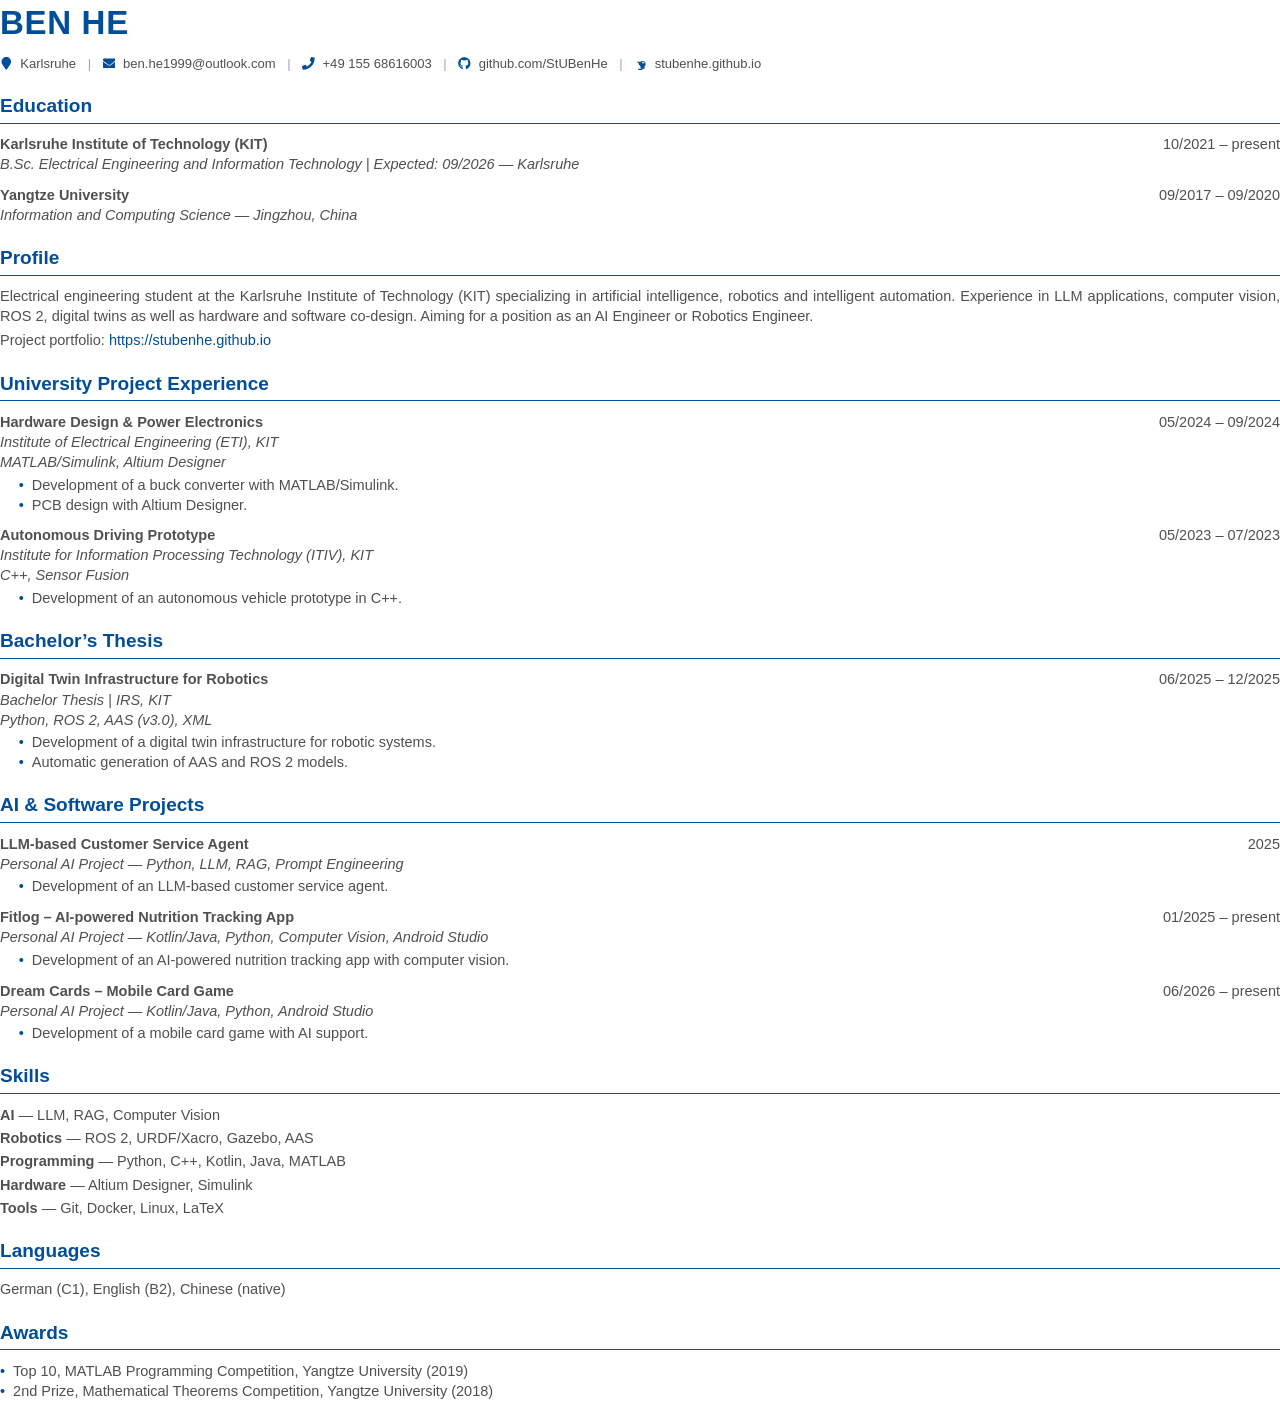
<file: lebenslauf_EN.html>
<!DOCTYPE html>
<html lang="en">
<head>
<meta charset="UTF-8">
<title>Ben He – CV</title>
<style>
  @page { size: A4; margin: 1.5cm; }
  * { margin: 0; padding: 0; box-sizing: border-box; }
  body {
    font-family: "TeX Gyre Heros", "Arial", "Helvetica", sans-serif;
    font-size: 10.9pt;
    color: #505050;
    line-height: 1.38;
  }
  /* ---------- Header ---------- */
  .name {
    font-size: 24.8pt;
    font-weight: bold;
    color: #004d99;
    letter-spacing: 0.5pt;
  }
  .contact {
    margin-top: 7pt;
    font-size: 9.8pt;
    color: #505050;
  }
  .contact .sep { margin: 0 6pt; color: #9aa4af; }
  .contact a { color: #505050; text-decoration: none; }
  .contact svg { width: 9.5pt; height: 9.5pt; vertical-align: -1.5pt; fill: #004d99; margin-right: 3pt; }
  .contact .item { white-space: nowrap; }

  /* ---------- Sections ---------- */
  .section { margin-top: 15pt; }
  .section h2 {
    font-size: 14.3pt;
    font-weight: bold;
    color: #004d99;
    border-bottom: 0.9pt solid #004d99;
    padding-bottom: 2.5pt;
    margin-bottom: 8pt;
  }

  /* ---------- Entries ---------- */
  .entry { margin-bottom: 8pt; }
  .entry:last-child { margin-bottom: 0; }
  .entry .head { display: flex; justify-content: space-between; }
  .entry .title { font-weight: bold; color: #505050; }
  .entry .date { white-space: nowrap; padding-left: 12pt; }
  .entry .sub { font-style: italic; }
  .entry ul { list-style: none; margin-top: 2pt; }
  .entry li { margin-left: 14pt; }
  .entry li::before { content: "•"; color: #004d99; margin-right: 6pt; }
  li { list-style: none; }
  li::before { content: "•"; color: #004d99; margin-right: 6pt; }

  /* ---------- Profile ---------- */
  .profile p { text-align: justify; }
  .profile .portfolio { margin-top: 3pt; }
  .profile a { color: #004d99; text-decoration: none; }

  /* ---------- Skills ---------- */
  .skills .row { margin-bottom: 2.5pt; }
  .skills .row b { color: #505050; }

  /* ---------- Footer note ---------- */
  .entry p { margin-top: 1pt; }
</style>
</head>
<body>

  <!-- Header -->
  <div class="name">BEN HE</div>
  <div class="contact">
    <span class="item">
      <svg viewBox="0 0 384 512"><path d="M172.268 501.67C26.97 291.082 0 269.508 0 192 0 85.961 85.961 0 192 0s192 85.961 192 192c0 77.508-26.97 99.072-172.268 309.67-9.535 13.774-29.93 13.773-39.464 0z"/></svg>
      Karlsruhe
    </span>
    <span class="sep">|</span>
    <span class="item">
      <svg viewBox="0 0 512 512"><path d="M502.3 190.8c3.9-3.1 9.7-.2 9.7 4.7V400c0 26.5-21.5 48-48 48H48c-26.5 0-48-21.5-48-48V195.6c0-5 5.7-7.8 9.7-4.7 22.4 17.4 52.1 39.5 154.1 113.6 21.1 15.4 56.7 47.8 92.2 47.6 35.7.3 72-32.2 92.2-47.6 102-74.1 131.6-96.3 154.1-113.7zM256 320c23.2.4 56.6-29.2 73.4-41.4 132.7-96.3 142.8-104.7 173.4-128.7 5.8-4.5 9.2-11.5 9.2-18.9v-19c0-26.5-21.5-48-48-48H48C21.5 64 0 85.5 0 112v19c0 7.4 3.4 14.3 9.2 18.9 30.6 23.9 40.7 32.4 173.4 128.7 16.8 12.2 50.2 41.8 73.4 41.4z"/></svg>
      <a href="mailto:ben.he1999@outlook.com">ben.he1999@outlook.com</a>
    </span>
    <span class="sep">|</span>
    <span class="item">
      <svg viewBox="0 0 512 512"><path d="M493.4 24.6l-104-24c-11.3-2.6-22.9 3.3-27.5 13.9l-48 112c-4.2 9.8-1.4 21.3 6.9 28l60.6 49.6c-36 76.7-98.9 140.5-177.2 177.2l-49.6-60.6c-6.8-8.3-18.2-11.1-28-6.9l-112 48C3.9 366.5-2 378.1.6 389.4l24 104C27.1 504.2 36.7 512 48 512c256.1 0 464-207.5 464-464 0-11.2-7.7-20.9-18.6-23.4z"/></svg>
      +49 155 68616003
    </span>
    <span class="sep">|</span>
    <span class="item">
      <svg viewBox="0 0 496 512"><path d="M165.9 397.4c0 2-2.3 3.6-5.2 3.6-3.3.3-5.6-1.3-5.6-3.6 0-2 2.3-3.6 5.2-3.6 3-.3 5.6 1.3 5.6 3.6zm-31.1-4.5c-.7 2 1.3 4.3 4.3 4.9 2.6 1 5.6 0 6.2-2s-1.3-4.3-4.3-5.2c-2.6-.7-5.5.3-6.2 2.3zm44.2-1.7c-2.9.7-4.9 2.6-4.6 4.9.3 2 2.9 3.3 5.9 2.6 2.9-.7 4.9-2.6 4.6-4.6-.3-1.9-3-3.2-5.9-2.9zM244.8 8C106.1 8 0 113.3 0 252c0 110.9 69.8 205.8 169.5 239.2 12.8 2.3 17.3-5.6 17.3-12.1 0-6.2-.3-40.4-.3-61.4 0 0-70 15-84.7-29.8 0 0-11.4-29.1-27.8-36.6 0 0-22.9-15.7 1.6-15.4 0 0 24.9 2 38.6 25.8 21.9 38.6 58.6 27.5 72.9 20.9 2.3-16 8.8-27.1 16-33.7-55.9-6.2-112.3-14.3-112.3-110.5 0-27.5 7.6-41.3 23.6-58.9-2.6-6.5-11.1-33.3 2.6-67.9 20.9-6.5 69 27 69 27 20-5.6 41.5-8.5 62.8-8.5s42.8 2.9 62.8 8.5c0 0 48.1-33.6 69-27 13.7 34.7 5.2 61.4 2.6 67.9 16 17.7 25.8 31.5 25.8 58.9 0 96.5-58.9 104.2-114.8 110.5 9.2 7.9 17 22.9 17 46.4 0 33.7-.3 75.4-.3 83.6 0 6.5 4.6 14.4 17.3 12.1C428.2 457.8 496 362.9 496 252 496 113.3 383.5 8 244.8 8z"/></svg>
      <a href="https://github.com/StUBenHe">github.com/StUBenHe</a>
    </span>
    <span class="sep">|</span>
    <span class="item">
      <svg viewBox="0 0 496 512"><path d="M336.5 160c32.6 0 64.2 12.5 87.7 35.8C448.3 220.3 464 254.1 464 288s-15.7 67.7-39.8 92.2c-23.5 23.3-55.1 35.8-87.7 35.8-32.6 0-64.2-12.5-87.7-35.8-24-24.5-39.8-58.3-39.8-92.2s15.7-67.7 39.8-92.2c23.5-23.3 55.1-35.8 87.7-35.8zm0 32c-25.6 0-49.5 10-67.5 27.3-9.7 9.3-17.7 20.4-23.3 32.7h181.6c-5.6-12.3-13.6-23.4-23.3-32.7-18-17.3-41.9-27.3-67.5-27.3zm-104.7 96h209.4c-3.9 36.9-20.6 69.4-45.1 93.8-9.2 9.2-19.5 16.9-30.6 22.8 14.4-30.7 22.6-70.3 22.6-116.6zm39.5 128c-8.3 0-16.5 1-24.3 2.9-1.4.4-2.8.7-4.2 1.1 7 19.7 17.8 36.7 31.7 49.6 18.3 17.1 41.1 26.8 65.4 26.8 24.3 0 47.1-9.7 65.4-26.8 13.9-12.9 24.7-29.9 31.7-49.6-1.4-.4-2.8-.7-4.2-1.1-7.8-1.9-16-2.9-24.3-2.9-15.7 0-31.6 2.5-46.3 7.2-14.7-4.7-30.6-7.2-46.3-7.2zm-7.2-32c0-46.3 8.2-85.9 22.6-116.6-11.1-5.9-21.4-13.6-30.6-22.8C143.6 265.4 127 232.9 123.1 196h209.4c-3.9 36.9-20.6 69.4-45.1 93.8-9.2 9.2-19.5 16.9-30.6 22.8 14.4 30.7 22.6 70.3 22.6 116.6 0 15.7-2.5 31.6-7.2 46.3 14.7 4.7 30.6 7.2 46.3 7.2 8.3 0 16.5-1 24.3-2.9 1.4-.4 2.8-.7 4.2-1.1-7 19.7-17.8 36.7-31.7 49.6-18.3 17.1-41.1 26.8-65.4 26.8-24.3 0-47.1-9.7-65.4-26.8-13.9-12.9-24.7-29.9-31.7-49.6 1.4-.4 2.8-.7 4.2-1.1 7.8-1.9 16-2.9 24.3-2.9 15.7 0 31.6 2.5 46.3 7.2 14.7-4.7 30.6-7.2 46.3-7.2zM207 332.5c-7.3-8.8-13.2-19-17.2-30.2-3.8-10.7-5.8-22-5.8-33.5s2-22.8 5.8-33.5c4-11.2 9.9-21.4 17.2-30.2C219.3 192.2 231.2 192 244.8 192c13.6 0 25.5.2 37.8 3.3 7.3 8.8 13.2 19 17.2 30.2 3.8 10.7 5.8 22 5.8 33.5s-2 22.8-5.8 33.5c-4 11.2-9.9 21.4-17.2 30.2-12.3 3.1-24.2 3.3-37.8 3.3-13.6 0-25.5-.2-37.8-3.3z"/></svg>
      <a href="https://stubenhe.github.io">stubenhe.github.io</a>
    </span>
  </div>

  <!-- Education -->
  <div class="section">
    <h2>Education</h2>
    <div class="entry">
      <div class="head">
        <span class="title">Karlsruhe Institute of Technology (KIT)</span>
        <span class="date">10/2021 – present</span>
      </div>
      <div class="sub">B.Sc. Electrical Engineering and Information Technology | Expected: 09/2026 — Karlsruhe</div>
    </div>
    <div class="entry">
      <div class="head">
        <span class="title">Yangtze University</span>
        <span class="date">09/2017 – 09/2020</span>
      </div>
      <div class="sub">Information and Computing Science — Jingzhou, China</div>
    </div>
  </div>

  <!-- Profile -->
  <div class="section profile">
    <h2>Profile</h2>
    <p>Electrical engineering student at the Karlsruhe Institute of Technology (KIT) specializing in artificial intelligence, robotics and intelligent automation. Experience in LLM applications, computer vision, ROS 2, digital twins as well as hardware and software co-design. Aiming for a position as an AI Engineer or Robotics Engineer.</p>
    <p class="portfolio">Project portfolio: <a href="https://stubenhe.github.io">https://stubenhe.github.io</a></p>
  </div>

  <!-- University Project Experience -->
  <div class="section">
    <h2>University Project Experience</h2>
    <div class="entry">
      <div class="head">
        <span class="title">Hardware Design &amp; Power Electronics</span>
        <span class="date">05/2024 – 09/2024</span>
      </div>
      <div class="sub">Institute of Electrical Engineering (ETI), KIT</div>
      <div class="sub">MATLAB/Simulink, Altium Designer</div>
      <ul>
        <li>Development of a buck converter with MATLAB/Simulink.</li>
        <li>PCB design with Altium Designer.</li>
      </ul>
    </div>
    <div class="entry">
      <div class="head">
        <span class="title">Autonomous Driving Prototype</span>
        <span class="date">05/2023 – 07/2023</span>
      </div>
      <div class="sub">Institute for Information Processing Technology (ITIV), KIT</div>
      <div class="sub">C++, Sensor Fusion</div>
      <ul>
        <li>Development of an autonomous vehicle prototype in C++.</li>
      </ul>
    </div>
  </div>

  <!-- Bachelor's Thesis -->
  <div class="section">
    <h2>Bachelor&rsquo;s Thesis</h2>
    <div class="entry">
      <div class="head">
        <span class="title">Digital Twin Infrastructure for Robotics</span>
        <span class="date">06/2025 – 12/2025</span>
      </div>
      <div class="sub">Bachelor Thesis | IRS, KIT</div>
      <div class="sub">Python, ROS 2, AAS (v3.0), XML</div>
      <ul>
        <li>Development of a digital twin infrastructure for robotic systems.</li>
        <li>Automatic generation of AAS and ROS 2 models.</li>
      </ul>
    </div>
  </div>

  <!-- AI & Software Projects -->
  <div class="section">
    <h2>AI &amp; Software Projects</h2>
    <div class="entry">
      <div class="head">
        <span class="title">LLM-based Customer Service Agent</span>
        <span class="date">2025</span>
      </div>
      <div class="sub">Personal AI Project — Python, LLM, RAG, Prompt Engineering</div>
      <ul>
        <li>Development of an LLM-based customer service agent.</li>
      </ul>
    </div>
    <div class="entry">
      <div class="head">
        <span class="title">Fitlog – AI-powered Nutrition Tracking App</span>
        <span class="date">01/2025 – present</span>
      </div>
      <div class="sub">Personal AI Project — Kotlin/Java, Python, Computer Vision, Android Studio</div>
      <ul>
        <li>Development of an AI-powered nutrition tracking app with computer vision.</li>
      </ul>
    </div>
    <div class="entry">
      <div class="head">
        <span class="title">Dream Cards – Mobile Card Game</span>
        <span class="date">06/2026 – present</span>
      </div>
      <div class="sub">Personal AI Project — Kotlin/Java, Python, Android Studio</div>
      <ul>
        <li>Development of a mobile card game with AI support.</li>
      </ul>
    </div>
  </div>

  <!-- Skills -->
  <div class="section skills">
    <h2>Skills</h2>
    <div class="row"><b>AI</b> — LLM, RAG, Computer Vision</div>
    <div class="row"><b>Robotics</b> — ROS 2, URDF/Xacro, Gazebo, AAS</div>
    <div class="row"><b>Programming</b> — Python, C++, Kotlin, Java, MATLAB</div>
    <div class="row"><b>Hardware</b> — Altium Designer, Simulink</div>
    <div class="row"><b>Tools</b> — Git, Docker, Linux, LaTeX</div>
  </div>

  <!-- Languages -->
  <div class="section">
    <h2>Languages</h2>
    <p>German (C1), English (B2), Chinese (native)</p>
  </div>

  <!-- Awards -->
  <div class="section">
    <h2>Awards</h2>
    <ul>
      <li>Top 10, MATLAB Programming Competition, Yangtze University (2019)</li>
      <li>2nd Prize, Mathematical Theorems Competition, Yangtze University (2018)</li>
    </ul>
  </div>

</body>
</html>
</file>
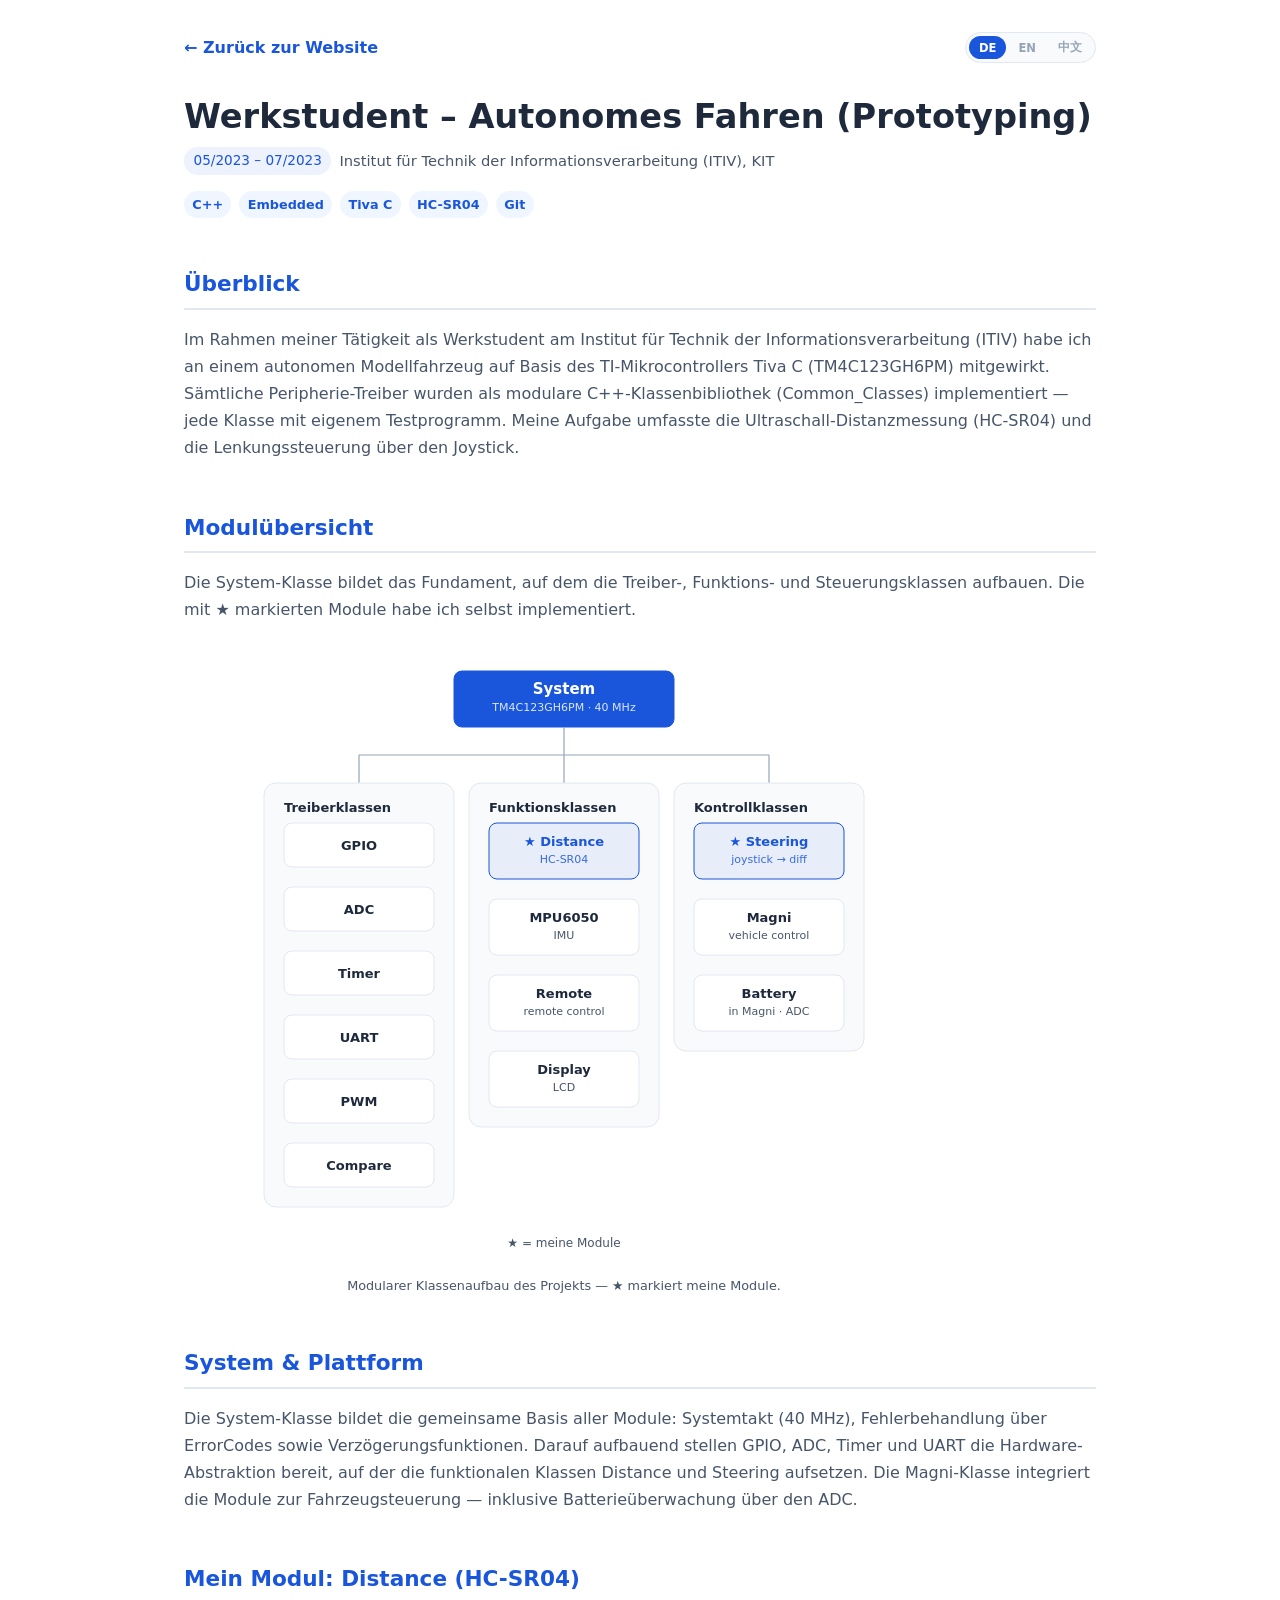
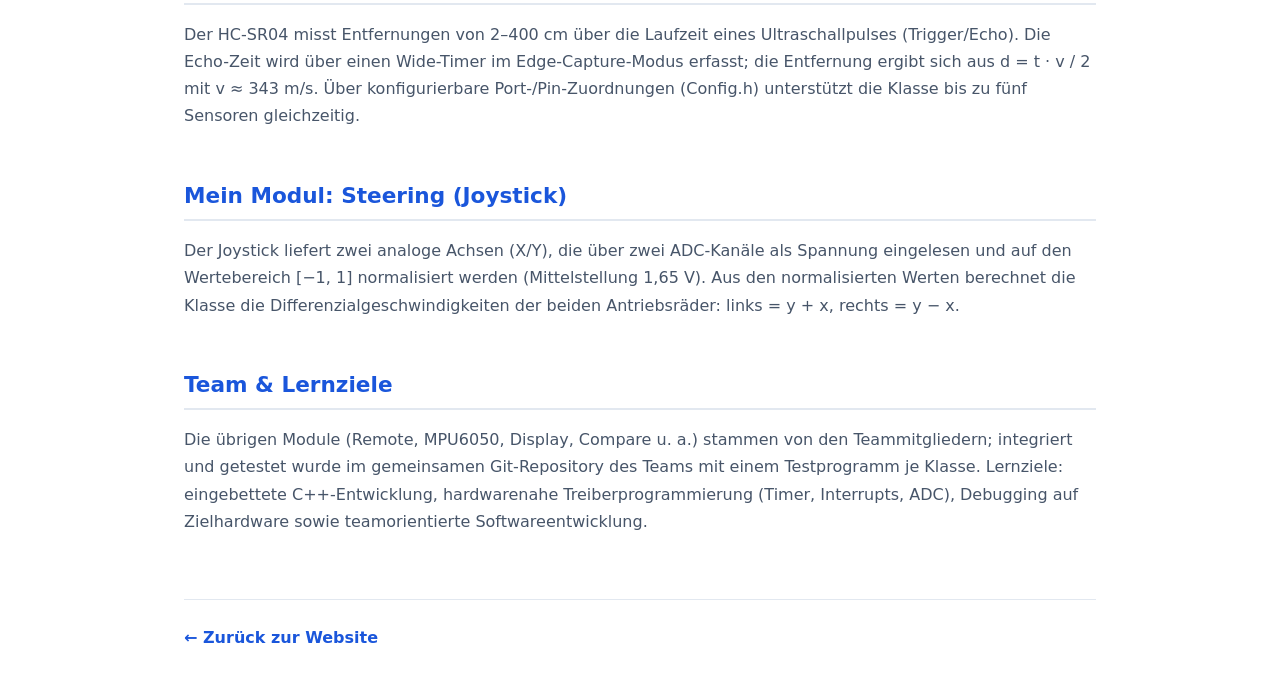
<file: pit-autopilot.html>
<!DOCTYPE html>
<html lang="de">
<head>
<meta charset="UTF-8">
<meta name="viewport" content="width=device-width, initial-scale=1.0">
<title>Ben He – Autonomes Fahren (Prototyping)</title>
<link rel="stylesheet" href="styles.css">
<style>
  /* ─── Project detail page (pit-autopilot.html) ─── */
  .pe-page {
    padding: var(--space-xl) var(--space-lg) var(--space-2xl);
  }
  .pe-topbar {
    display: flex;
    justify-content: space-between;
    align-items: center;
    gap: var(--space-md);
    margin-bottom: var(--space-xl);
    flex-wrap: wrap;
  }
  .pe-back {
    display: inline-flex;
    align-items: center;
    gap: 0.35rem;
    font-weight: 600;
    color: var(--color-primary);
  }
  .pe-header h1 {
    font-size: clamp(1.5rem, 3vw, 2.1rem);
    color: var(--color-text);
    line-height: 1.3;
    margin-bottom: var(--space-sm);
  }
  .pe-meta {
    display: flex;
    flex-wrap: wrap;
    gap: var(--space-sm);
    align-items: center;
    margin-bottom: var(--space-md);
    color: var(--color-text-secondary);
    font-size: 0.92rem;
  }
  .pe-section {
    margin-top: var(--space-2xl);
  }
  .pe-section h2 {
    font-size: 1.35rem;
    color: var(--color-primary);
    margin-bottom: var(--space-md);
    padding-bottom: 0.3rem;
    border-bottom: 2px solid var(--color-border);
  }
  .pe-section p {
    color: var(--color-text-secondary);
    line-height: 1.7;
    margin-bottom: var(--space-md);
  }
  .pe-specs {
    list-style: disc;
    padding-left: 1.25rem;
    color: var(--color-text-secondary);
    font-size: 0.95rem;
  }
  .pe-specs li {
    margin-bottom: 0.35rem;
  }
  .pe-figure {
    margin: var(--space-lg) 0 0;
    max-width: 760px;
  }
  .pe-figure img {
    border-radius: var(--radius-md);
    border: 1px solid var(--color-border);
  }
  .pe-figure figcaption {
    font-size: 0.8rem;
    color: var(--color-text-secondary);
    text-align: center;
    margin-top: var(--space-sm);
  }
  .pe-footer {
    margin-top: var(--space-3xl);
    padding-top: var(--space-lg);
    border-top: 1px solid var(--color-border);
  }

  /* ─── Mind map (module overview) ─── */
  .mm {
    display: block;
    width: 100%;
    height: auto;
    max-width: 680px;
    margin: 0 auto;
    font-family: inherit;
  }
  .mm-line {
    stroke: var(--color-text-muted);
    stroke-width: 1.2px;
    fill: none;
  }
  .mm-root rect {
    fill: var(--color-primary);
    stroke: var(--color-primary);
  }
  .mm-root .mm-t {
    fill: #ffffff;
    font-weight: 600;
    font-size: 15px;
  }
  .mm-root .mm-s {
    fill: rgba(255, 255, 255, 0.85);
    font-size: 11px;
  }
  .mm-cat rect {
    fill: var(--color-bg-alt);
    stroke: var(--color-border);
  }
  .mm-cat-title {
    fill: var(--color-text);
    font-weight: 600;
    font-size: 13px;
  }
  .mm-node rect {
    fill: var(--color-surface);
    stroke: var(--color-border);
  }
  .mm-node .mm-t {
    fill: var(--color-text);
    font-weight: 600;
    font-size: 13px;
  }
  .mm-node .mm-s {
    fill: var(--color-text-secondary);
    font-size: 11px;
  }
  .mm-mine rect {
    fill: var(--color-primary-light);
    stroke: var(--color-primary);
  }
  .mm-mine .mm-t {
    fill: var(--color-primary);
  }
  .mm-mine .mm-s {
    fill: var(--color-primary);
    opacity: 0.85;
  }
  .mm-legend {
    fill: var(--color-text-secondary);
    font-size: 12px;
  }
</style>
<script>
  /* Apply saved theme before paint to avoid flash */
  (function () {
    try {
      var t = localStorage.getItem('theme');
      if (t) document.documentElement.dataset.theme = t;
    } catch (e) {}
  })();
</script>
</head>
<body>
<main class="container pe-page">

  <header class="pe-topbar">
    <a class="pe-back" href="index.html">← <span data-i18n="pit-back">Zurück zur Website</span></a>
    <div class="lang-switcher" role="group" aria-label="Sprache wählen">
      <button type="button" class="lang-option" data-lang="de">DE</button>
      <button type="button" class="lang-option" data-lang="en">EN</button>
      <button type="button" class="lang-option" data-lang="zh">中文</button>
    </div>
  </header>

  <header class="pe-header">
    <h1 data-i18n="pit-title">Werkstudent – Autonomes Fahren (Prototyping)</h1>
    <div class="pe-meta">
      <span class="exp-date">05/2023 – 07/2023</span>
      <span>Institut für Technik der Informationsverarbeitung (ITIV), KIT</span>
    </div>
    <div class="exp-tags">
      <span class="tag">C++</span>
      <span class="tag">Embedded</span>
      <span class="tag">Tiva C</span>
      <span class="tag">HC-SR04</span>
      <span class="tag">Git</span>
    </div>
  </header>

  <section class="pe-section">
    <h2 data-i18n="pit-s1-h">Überblick</h2>
    <p data-i18n="pit-s1">Im Rahmen meiner Tätigkeit als Werkstudent am Institut für Technik der Informationsverarbeitung (ITIV) habe ich an einem autonomen Modellfahrzeug auf Basis des TI-Mikrocontrollers Tiva C (TM4C123GH6PM) mitgewirkt. Sämtliche Peripherie-Treiber wurden als modulare C++-Klassenbibliothek (Common_Classes) implementiert — jede Klasse mit eigenem Testprogramm. Meine Aufgabe umfasste die Ultraschall-Distanzmessung (HC-SR04) und die Lenkungssteuerung über den Joystick.</p>
  </section>

  <section class="pe-section">
    <h2 data-i18n="pit-map-h">Modulübersicht</h2>
    <p data-i18n="pit-map-intro">Die System-Klasse bildet das Fundament, auf dem die Treiber-, Funktions- und Steuerungsklassen aufbauen. Die mit ★ markierten Module habe ich selbst implementiert.</p>
    <figure class="pe-figure">
      <svg class="mm" viewBox="0 0 680 620" xmlns="http://www.w3.org/2000/svg" role="img" aria-label="Modulübersicht des Projekts">
        <!-- Root: System -->
        <g class="mm-root">
          <rect x="230" y="24" width="220" height="56" rx="8" stroke-width="1"/>
          <text class="mm-t" x="340" y="42" text-anchor="middle" dominant-baseline="central">System</text>
          <text class="mm-s" x="340" y="60" text-anchor="middle" dominant-baseline="central">TM4C123GH6PM · 40 MHz</text>
        </g>
        <!-- Connectors -->
        <path class="mm-line" d="M340 80 L340 108"/>
        <path class="mm-line" d="M135 108 L545 108"/>
        <path class="mm-line" d="M135 108 L135 136"/>
        <path class="mm-line" d="M340 108 L340 136"/>
        <path class="mm-line" d="M545 108 L545 136"/>
        <!-- Container 1: Treiberklassen -->
        <g class="mm-cat">
          <rect x="40" y="136" width="190" height="424" rx="12" stroke-width="1"/>
          <text class="mm-cat-title" x="60" y="160" dominant-baseline="central" data-i18n="pit-map-cat1">Treiberklassen</text>
        </g>
        <g class="mm-node">
          <rect x="60" y="176" width="150" height="44" rx="8" stroke-width="1"/>
          <text class="mm-t" x="135" y="198" text-anchor="middle" dominant-baseline="central">GPIO</text>
        </g>
        <g class="mm-node">
          <rect x="60" y="240" width="150" height="44" rx="8" stroke-width="1"/>
          <text class="mm-t" x="135" y="262" text-anchor="middle" dominant-baseline="central">ADC</text>
        </g>
        <g class="mm-node">
          <rect x="60" y="304" width="150" height="44" rx="8" stroke-width="1"/>
          <text class="mm-t" x="135" y="326" text-anchor="middle" dominant-baseline="central">Timer</text>
        </g>
        <g class="mm-node">
          <rect x="60" y="368" width="150" height="44" rx="8" stroke-width="1"/>
          <text class="mm-t" x="135" y="390" text-anchor="middle" dominant-baseline="central">UART</text>
        </g>
        <g class="mm-node">
          <rect x="60" y="432" width="150" height="44" rx="8" stroke-width="1"/>
          <text class="mm-t" x="135" y="454" text-anchor="middle" dominant-baseline="central">PWM</text>
        </g>
        <g class="mm-node">
          <rect x="60" y="496" width="150" height="44" rx="8" stroke-width="1"/>
          <text class="mm-t" x="135" y="518" text-anchor="middle" dominant-baseline="central">Compare</text>
        </g>
        <!-- Container 2: Funktionsklassen -->
        <g class="mm-cat">
          <rect x="245" y="136" width="190" height="344" rx="12" stroke-width="1"/>
          <text class="mm-cat-title" x="265" y="160" dominant-baseline="central" data-i18n="pit-map-cat2">Funktionsklassen</text>
        </g>
        <g class="mm-node mm-mine">
          <rect x="265" y="176" width="150" height="56" rx="8" stroke-width="1"/>
          <text class="mm-t" x="340" y="194" text-anchor="middle" dominant-baseline="central">★ Distance</text>
          <text class="mm-s" x="340" y="212" text-anchor="middle" dominant-baseline="central">HC-SR04</text>
        </g>
        <g class="mm-node">
          <rect x="265" y="252" width="150" height="56" rx="8" stroke-width="1"/>
          <text class="mm-t" x="340" y="270" text-anchor="middle" dominant-baseline="central">MPU6050</text>
          <text class="mm-s" x="340" y="288" text-anchor="middle" dominant-baseline="central">IMU</text>
        </g>
        <g class="mm-node">
          <rect x="265" y="328" width="150" height="56" rx="8" stroke-width="1"/>
          <text class="mm-t" x="340" y="346" text-anchor="middle" dominant-baseline="central">Remote</text>
          <text class="mm-s" x="340" y="364" text-anchor="middle" dominant-baseline="central">remote control</text>
        </g>
        <g class="mm-node">
          <rect x="265" y="404" width="150" height="56" rx="8" stroke-width="1"/>
          <text class="mm-t" x="340" y="422" text-anchor="middle" dominant-baseline="central">Display</text>
          <text class="mm-s" x="340" y="440" text-anchor="middle" dominant-baseline="central">LCD</text>
        </g>
        <!-- Container 3: Kontrollklassen -->
        <g class="mm-cat">
          <rect x="450" y="136" width="190" height="268" rx="12" stroke-width="1"/>
          <text class="mm-cat-title" x="470" y="160" dominant-baseline="central" data-i18n="pit-map-cat3">Kontrollklassen</text>
        </g>
        <g class="mm-node mm-mine">
          <rect x="470" y="176" width="150" height="56" rx="8" stroke-width="1"/>
          <text class="mm-t" x="545" y="194" text-anchor="middle" dominant-baseline="central">★ Steering</text>
          <text class="mm-s" x="545" y="212" text-anchor="middle" dominant-baseline="central">joystick → diff</text>
        </g>
        <g class="mm-node">
          <rect x="470" y="252" width="150" height="56" rx="8" stroke-width="1"/>
          <text class="mm-t" x="545" y="270" text-anchor="middle" dominant-baseline="central">Magni</text>
          <text class="mm-s" x="545" y="288" text-anchor="middle" dominant-baseline="central">vehicle control</text>
        </g>
        <g class="mm-node">
          <rect x="470" y="328" width="150" height="56" rx="8" stroke-width="1"/>
          <text class="mm-t" x="545" y="346" text-anchor="middle" dominant-baseline="central">Battery</text>
          <text class="mm-s" x="545" y="364" text-anchor="middle" dominant-baseline="central">in Magni · ADC</text>
        </g>
        <!-- Legend -->
        <text class="mm-legend" x="340" y="596" text-anchor="middle" dominant-baseline="central" data-i18n="pit-map-legend">★ = meine Module</text>
      </svg>
      <figcaption data-i18n="pit-map-cap">Modularer Klassenaufbau des Projekts — ★ markiert meine Module.</figcaption>
    </figure>
  </section>

  <section class="pe-section">
    <h2 data-i18n="pit-s3-h">System &amp; Plattform</h2>
    <p data-i18n="pit-s3">Die System-Klasse bildet die gemeinsame Basis aller Module: Systemtakt (40 MHz), Fehlerbehandlung über ErrorCodes sowie Verzögerungsfunktionen. Darauf aufbauend stellen GPIO, ADC, Timer und UART die Hardware-Abstraktion bereit, auf der die funktionalen Klassen Distance und Steering aufsetzen. Die Magni-Klasse integriert die Module zur Fahrzeugsteuerung — inklusive Batterieüberwachung über den ADC.</p>
  </section>

  <section class="pe-section">
    <h2 data-i18n="pit-s4-h">Mein Modul: Distance (HC-SR04)</h2>
    <p data-i18n="pit-s4">Der HC-SR04 misst Entfernungen von 2–400 cm über die Laufzeit eines Ultraschallpulses (Trigger/Echo). Die Echo-Zeit wird über einen Wide-Timer im Edge-Capture-Modus erfasst; die Entfernung ergibt sich aus d = t · v / 2 mit v ≈ 343 m/s. Über konfigurierbare Port-/Pin-Zuordnungen (Config.h) unterstützt die Klasse bis zu fünf Sensoren gleichzeitig.</p>
  </section>

  <section class="pe-section">
    <h2 data-i18n="pit-s5-h">Mein Modul: Steering (Joystick)</h2>
    <p data-i18n="pit-s5">Der Joystick liefert zwei analoge Achsen (X/Y), die über zwei ADC-Kanäle als Spannung eingelesen und auf den Wertebereich [−1, 1] normalisiert werden (Mittelstellung 1,65 V). Aus den normalisierten Werten berechnet die Klasse die Differenzialgeschwindigkeiten der beiden Antriebsräder: links = y + x, rechts = y − x.</p>
  </section>

  <section class="pe-section">
    <h2 data-i18n="pit-s6-h">Team &amp; Lernziele</h2>
    <p data-i18n="pit-s6">Die übrigen Module (Remote, MPU6050, Display, Compare u. a.) stammen von den Teammitgliedern; integriert und getestet wurde im gemeinsamen Git-Repository des Teams mit einem Testprogramm je Klasse. Lernziele: eingebettete C++-Entwicklung, hardwarenahe Treiberprogrammierung (Timer, Interrupts, ADC), Debugging auf Zielhardware sowie teamorientierte Softwareentwicklung.</p>
  </section>

  <footer class="pe-footer">
    <a class="pe-back" href="index.html">← <span data-i18n="pit-back">Zurück zur Website</span></a>
  </footer>

</main>

<script>
(function () {
  'use strict';

  var T = {
    de: {
      'pit-back': 'Zurück zur Website',
      'pit-title': 'Werkstudent – Autonomes Fahren (Prototyping)',
      'pit-s1-h': 'Überblick',
      'pit-s1': 'Im Rahmen meiner Tätigkeit als Werkstudent am Institut für Technik der Informationsverarbeitung (ITIV) habe ich an einem autonomen Modellfahrzeug auf Basis des TI-Mikrocontrollers Tiva C (TM4C123GH6PM) mitgewirkt. Sämtliche Peripherie-Treiber wurden als modulare C++-Klassenbibliothek (Common_Classes) implementiert — jede Klasse mit eigenem Testprogramm. Meine Aufgabe umfasste die Ultraschall-Distanzmessung (HC-SR04) und die Lenkungssteuerung über den Joystick.',
      'pit-map-h': 'Modulübersicht',
      'pit-map-intro': 'Die System-Klasse bildet das Fundament, auf dem die Treiber-, Funktions- und Steuerungsklassen aufbauen. Die mit ★ markierten Module habe ich selbst implementiert.',
      'pit-map-cat1': 'Treiberklassen',
      'pit-map-cat2': 'Funktionsklassen',
      'pit-map-cat3': 'Kontrollklassen',
      'pit-map-legend': '★ = meine Module',
      'pit-map-cap': 'Modularer Klassenaufbau des Projekts — ★ markiert meine Module.',
      'pit-s3-h': 'System & Plattform',
      'pit-s3': 'Die System-Klasse bildet die gemeinsame Basis aller Module: Systemtakt (40 MHz), Fehlerbehandlung über ErrorCodes sowie Verzögerungsfunktionen. Darauf aufbauend stellen GPIO, ADC, Timer und UART die Hardware-Abstraktion bereit, auf der die funktionalen Klassen Distance und Steering aufsetzen. Die Magni-Klasse integriert die Module zur Fahrzeugsteuerung — inklusive Batterieüberwachung über den ADC.',
      'pit-s4-h': 'Mein Modul: Distance (HC-SR04)',
      'pit-s4': 'Der HC-SR04 misst Entfernungen von 2–400 cm über die Laufzeit eines Ultraschallpulses (Trigger/Echo). Die Echo-Zeit wird über einen Wide-Timer im Edge-Capture-Modus erfasst; die Entfernung ergibt sich aus d = t · v / 2 mit v ≈ 343 m/s. Über konfigurierbare Port-/Pin-Zuordnungen (Config.h) unterstützt die Klasse bis zu fünf Sensoren gleichzeitig.',
      'pit-s5-h': 'Mein Modul: Steering (Joystick)',
      'pit-s5': 'Der Joystick liefert zwei analoge Achsen (X/Y), die über zwei ADC-Kanäle als Spannung eingelesen und auf den Wertebereich [−1, 1] normalisiert werden (Mittelstellung 1,65 V). Aus den normalisierten Werten berechnet die Klasse die Differenzialgeschwindigkeiten der beiden Antriebsräder: links = y + x, rechts = y − x.',
      'pit-s6-h': 'Team & Lernziele',
      'pit-s6': 'Die übrigen Module (Remote, MPU6050, Display, Compare u. a.) stammen von den Teammitgliedern; integriert und getestet wurde im gemeinsamen Git-Repository des Teams mit einem Testprogramm je Klasse. Lernziele: eingebettete C++-Entwicklung, hardwarenahe Treiberprogrammierung (Timer, Interrupts, ADC), Debugging auf Zielhardware sowie teamorientierte Softwareentwicklung.'
    },
    en: {
      'pit-back': 'Back to website',
      'pit-title': 'Research Assistant – Autonomous Driving (Prototyping)',
      'pit-s1-h': 'Overview',
      'pit-s1': 'As part of my work as a research assistant at the Institute for Information Processing Technology (ITIV), I contributed to an autonomous model vehicle based on the TI Tiva C microcontroller (TM4C123GH6PM). All peripheral drivers were implemented as a modular C++ class library (Common_Classes) — each class with its own test program. My responsibility covered ultrasonic distance measurement (HC-SR04) and joystick-based steering control.',
      'pit-map-h': 'Module Overview',
      'pit-map-intro': 'The System class forms the foundation on which the driver, functional and control classes are built. The modules marked with ★ were implemented by me.',
      'pit-map-cat1': 'Driver Classes',
      'pit-map-cat2': 'Functional Classes',
      'pit-map-cat3': 'Control Classes',
      'pit-map-legend': '★ = my modules',
      'pit-map-cap': 'Modular class architecture of the project — ★ marks my modules.',
      'pit-s3-h': 'System & Platform',
      'pit-s3': 'The System class forms the common base of all modules: system clock (40 MHz), error handling via ErrorCodes, and delay functions. On top of that, GPIO, ADC, Timer and UART provide the hardware abstraction layer for the functional classes Distance and Steering. The Magni class integrates the modules for vehicle control — including battery monitoring via the ADC.',
      'pit-s4-h': 'My module: Distance (HC-SR04)',
      'pit-s4': 'The HC-SR04 measures distances of 2–400 cm via the time of flight of an ultrasonic pulse (trigger/echo). The echo time is captured with a wide timer in edge-capture mode; the distance follows from d = t · v / 2 with v ≈ 343 m/s. Via configurable port/pin mappings (Config.h) the class supports up to five sensors simultaneously.',
      'pit-s5-h': 'My module: Steering (Joystick)',
      'pit-s5': 'The joystick provides two analog axes (X/Y), read as voltages via two ADC channels and normalized to the range [−1, 1] (center position 1.65 V). From the normalized values the class computes the differential speeds of the two drive wheels: left = y + x, right = y − x.',
      'pit-s6-h': 'Team & Learning Goals',
      'pit-s6': 'The remaining modules (Remote, MPU6050, Display, Compare, etc.) were contributed by team members; integration and testing took place in the shared Git repository of the team with one test program per class. Learning goals: embedded C++ development, low-level driver programming (timers, interrupts, ADC), debugging on target hardware, and team-oriented software development.'
    },
    zh: {
      'pit-back': '返回网站',
      'pit-title': '学生助研 – 自动驾驶（原型开发）',
      'pit-s1-h': '项目概览',
      'pit-s1': '作为信息技术处理研究所（ITIV）的学生助研，我参与开发了一辆基于 TI Tiva C 微控制器（TM4C123GH6PM）的自动驾驶模型车。所有外设驱动均以模块化 C++ 类库（Common_Classes）的形式实现——每个类配有独立测试程序。我负责超声波测距（HC-SR04）与摇杆转向控制。',
      'pit-map-h': '模块总览',
      'pit-map-intro': 'System 类是全部模块的基础，驱动类、功能类与控制类构建于其上。标有 ★ 的模块由我独立实现。',
      'pit-map-cat1': '驱动类',
      'pit-map-cat2': '功能类',
      'pit-map-cat3': '控制类',
      'pit-map-legend': '★ = 我负责的模块',
      'pit-map-cap': '项目模块化类结构——★ 标记我负责的模块。',
      'pit-s3-h': '系统与平台',
      'pit-s3': 'System 类是全部模块的公共基础：系统时钟（40 MHz）、基于 ErrorCodes 的错误处理以及延时函数。在此基础上，GPIO、ADC、Timer 与 UART 提供了硬件抽象层，功能类 Distance 与 Steering 构建于其上。Magni 类将各模块整合为整车控制——包括通过 ADC 进行的电池监测。',
      'pit-s4-h': '我的模块：Distance（HC-SR04）',
      'pit-s4': 'HC-SR04 通过超声波脉冲的飞行时间（触发/回波）测量 2–400 cm 的距离。回波时间由宽定时器以边沿捕获模式记录；距离由 d = t·v/2 计算，其中 v ≈ 343 m/s。通过可配置的端口/引脚映射（Config.h），该类可同时支持最多五个传感器。',
      'pit-s5-h': '我的模块：Steering（摇杆）',
      'pit-s5': '摇杆提供 X/Y 两个模拟轴，经两路 ADC 以电压形式读取，并归一化到 [−1, 1] 范围（中位 1.65 V）。该类根据归一化后的数值计算两个驱动轮的差速：左轮 = y + x，右轮 = y − x。',
      'pit-s6-h': '团队与学习目标',
      'pit-s6': '其余模块（Remote、MPU6050、Display、Compare 等）由组员完成；集成与测试在团队的共享 Git 仓库中进行，每个类配有一个测试程序。学习目标：嵌入式 C++ 开发、底层驱动编程（定时器、中断、ADC）、目标硬件调试以及团队协作式软件开发。'
    }
  };

  function apply(lang) {
    var t = T[lang] || T.de;
    document.documentElement.lang = lang === 'zh' ? 'zh-CN' : lang;
    document.querySelectorAll('[data-i18n]').forEach(function (el) {
      var k = el.getAttribute('data-i18n');
      if (t[k]) el.innerHTML = t[k];
    });
    document.querySelectorAll('[data-i18n-alt]').forEach(function (el) {
      var k = el.getAttribute('data-i18n-alt');
      if (t[k]) el.setAttribute('alt', t[k]);
    });
    document.title = t['pit-title'] + ' – Ben He';
    document.querySelectorAll('.lang-option').forEach(function (b) {
      b.classList.toggle('active', b.dataset.lang === lang);
    });
  }

  var lang = 'de';
  try { lang = localStorage.getItem('lang') || 'de'; } catch (e) {}
  if (!T[lang]) lang = 'de';

  document.querySelectorAll('.lang-option').forEach(function (b) {
    b.addEventListener('click', function () {
      try { localStorage.setItem('lang', b.dataset.lang); } catch (e) {}
      apply(b.dataset.lang);
    });
  });

  apply(lang);
})();
</script>
</body>
</html>
</file>
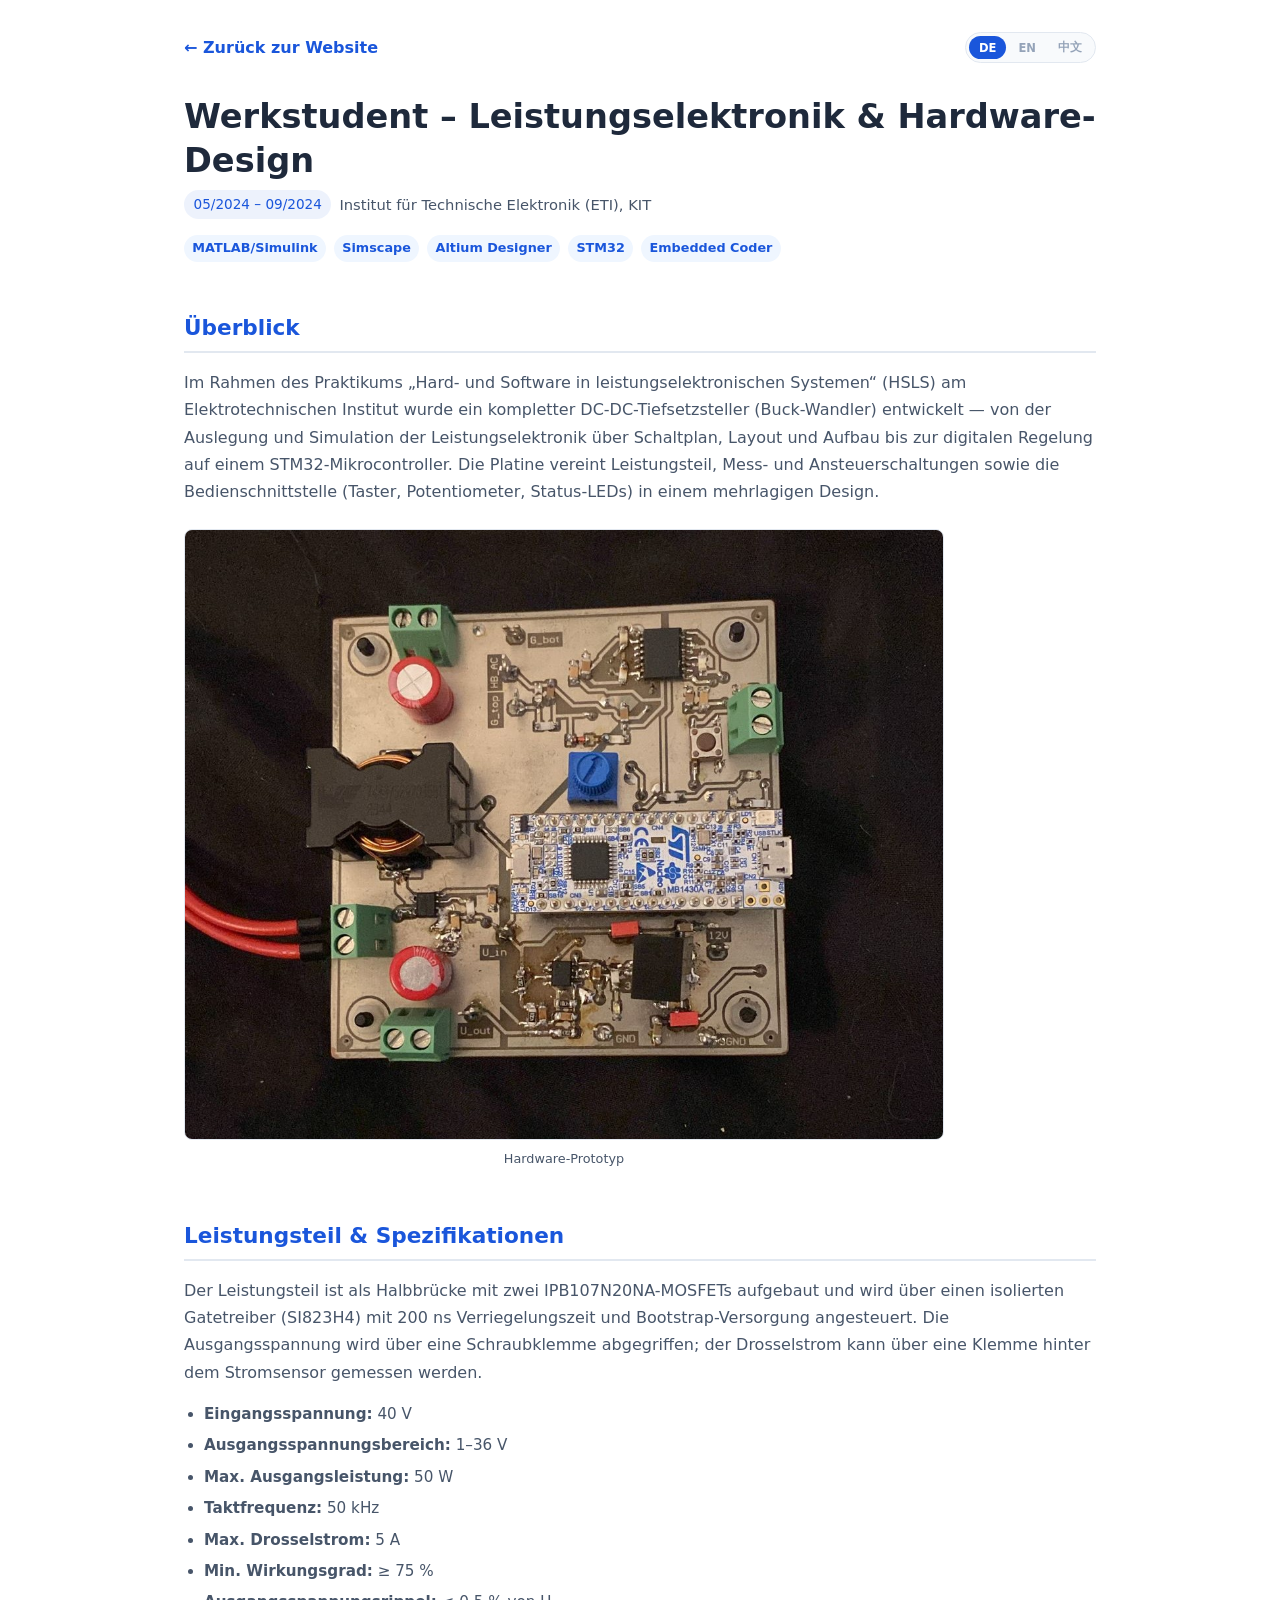
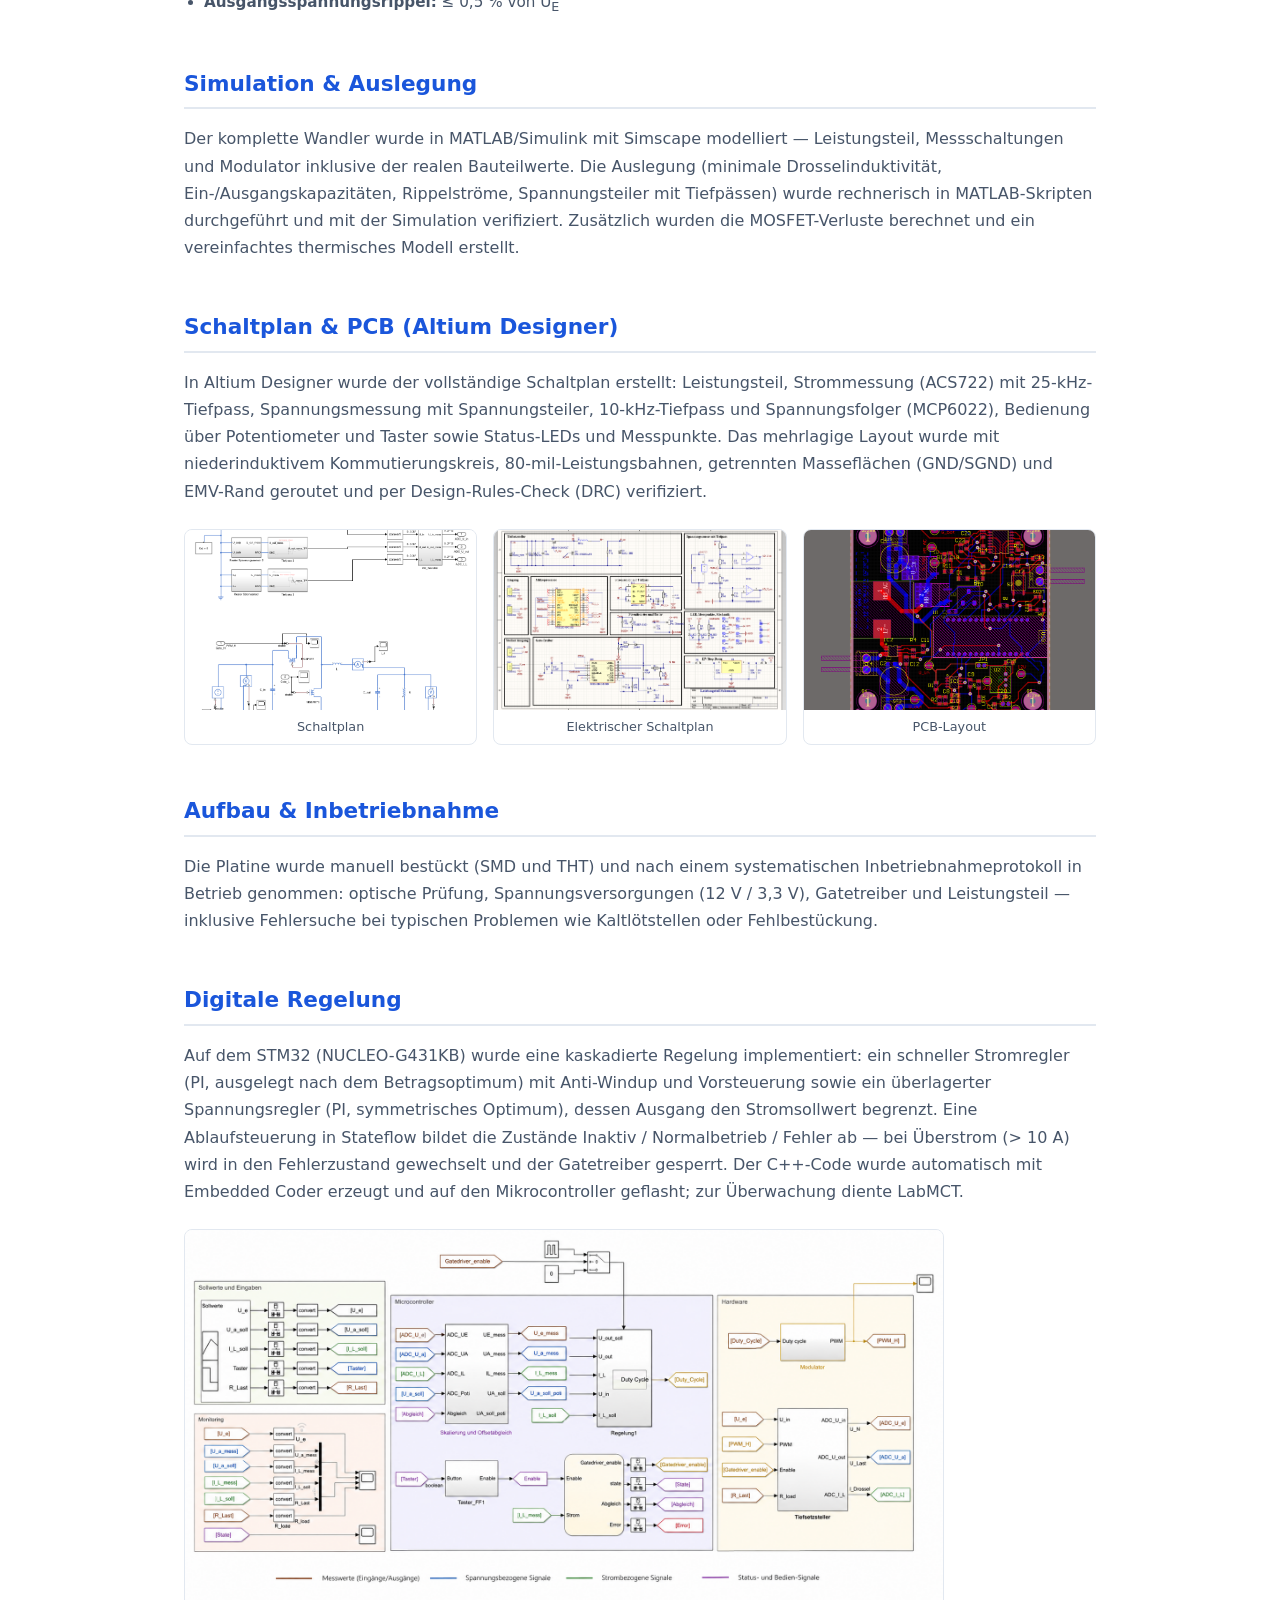
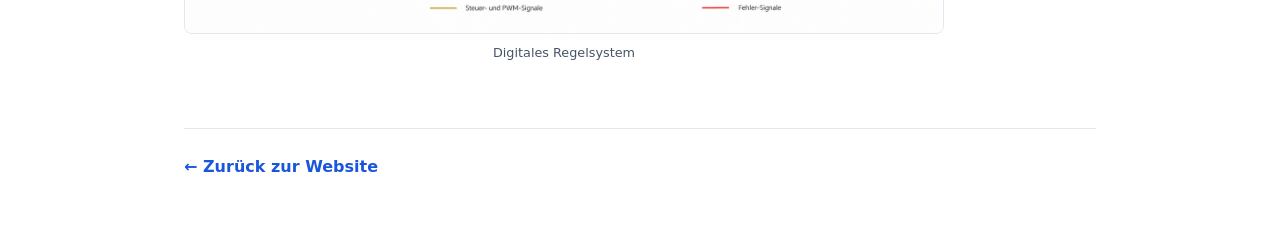
<file: power-electronics.html>
<!DOCTYPE html>
<html lang="de">
<head>
<meta charset="UTF-8">
<meta name="viewport" content="width=device-width, initial-scale=1.0">
<title>Ben He – Power Electronics &amp; Hardware Design</title>
<link rel="stylesheet" href="styles.css">
<style>
  /* ─── Project detail page (power-electronics.html) ─── */
  .pe-page {
    padding: var(--space-xl) var(--space-lg) var(--space-2xl);
  }
  .pe-topbar {
    display: flex;
    justify-content: space-between;
    align-items: center;
    gap: var(--space-md);
    margin-bottom: var(--space-xl);
    flex-wrap: wrap;
  }
  .pe-back {
    display: inline-flex;
    align-items: center;
    gap: 0.35rem;
    font-weight: 600;
    color: var(--color-primary);
  }
  .pe-header h1 {
    font-size: clamp(1.5rem, 3vw, 2.1rem);
    color: var(--color-text);
    line-height: 1.3;
    margin-bottom: var(--space-sm);
  }
  .pe-meta {
    display: flex;
    flex-wrap: wrap;
    gap: var(--space-sm);
    align-items: center;
    margin-bottom: var(--space-md);
    color: var(--color-text-secondary);
    font-size: 0.92rem;
  }
  .pe-section {
    margin-top: var(--space-2xl);
  }
  .pe-section h2 {
    font-size: 1.35rem;
    color: var(--color-primary);
    margin-bottom: var(--space-md);
    padding-bottom: 0.3rem;
    border-bottom: 2px solid var(--color-border);
  }
  .pe-section p {
    color: var(--color-text-secondary);
    line-height: 1.7;
    margin-bottom: var(--space-md);
  }
  .pe-specs {
    list-style: disc;
    padding-left: 1.25rem;
    color: var(--color-text-secondary);
    font-size: 0.95rem;
  }
  .pe-specs li {
    margin-bottom: 0.35rem;
  }
  .pe-figure {
    margin: var(--space-lg) 0 0;
    max-width: 760px;
  }
  .pe-figure img {
    border-radius: var(--radius-md);
    border: 1px solid var(--color-border);
  }
  .pe-figure figcaption {
    font-size: 0.8rem;
    color: var(--color-text-secondary);
    text-align: center;
    margin-top: var(--space-sm);
  }
  .pe-gallery .exp-gallery-item img {
    height: 180px;
  }
  .pe-footer {
    margin-top: var(--space-3xl);
    padding-top: var(--space-lg);
    border-top: 1px solid var(--color-border);
  }
</style>
<script>
  /* Apply saved theme before paint to avoid flash */
  (function () {
    try {
      var t = localStorage.getItem('theme');
      if (t) document.documentElement.dataset.theme = t;
    } catch (e) {}
  })();
</script>
</head>
<body>
<main class="container pe-page">

  <header class="pe-topbar">
    <a class="pe-back" href="index.html">← <span data-i18n="pe-back">Zurück zur Website</span></a>
    <div class="lang-switcher" role="group" aria-label="Sprache wählen">
      <button type="button" class="lang-option" data-lang="de">DE</button>
      <button type="button" class="lang-option" data-lang="en">EN</button>
      <button type="button" class="lang-option" data-lang="zh">中文</button>
    </div>
  </header>

  <header class="pe-header">
    <h1 data-i18n="pe-title">Werkstudent – Leistungselektronik &amp; Hardware-Design</h1>
    <div class="pe-meta">
      <span class="exp-date">05/2024 – 09/2024</span>
      <span>Institut für Technische Elektronik (ETI), KIT</span>
    </div>
    <div class="exp-tags">
      <span class="tag">MATLAB/Simulink</span>
      <span class="tag">Simscape</span>
      <span class="tag">Altium Designer</span>
      <span class="tag">STM32</span>
      <span class="tag">Embedded Coder</span>
    </div>
  </header>

  <section class="pe-section">
    <h2 data-i18n="pe-s1-h">Überblick</h2>
    <p data-i18n="pe-s1">Im Rahmen des Praktikums „Hard- und Software in leistungselektronischen Systemen“ (HSLS) am Elektrotechnischen Institut wurde ein kompletter DC-DC-Tiefsetzsteller (Buck-Wandler) entwickelt — von der Auslegung und Simulation der Leistungselektronik über Schaltplan, Layout und Aufbau bis zur digitalen Regelung auf einem STM32-Mikrocontroller. Die Platine vereint Leistungsteil, Mess- und Ansteuerschaltungen sowie die Bedienschnittstelle (Taster, Potentiometer, Status-LEDs) in einem mehrlagigen Design.</p>
    <figure class="pe-figure">
      <img src="hard_software/Hardware Prototype.jpg" alt="Hardware-Prototyp" data-i18n-alt="pe-g4" loading="lazy">
      <figcaption data-i18n="pe-g4">Hardware-Prototyp</figcaption>
    </figure>
  </section>

  <section class="pe-section">
    <h2 data-i18n="pe-s2-h">Leistungsteil &amp; Spezifikationen</h2>
    <p data-i18n="pe-s2">Der Leistungsteil ist als Halbbrücke mit zwei IPB107N20NA-MOSFETs aufgebaut und wird über einen isolierten Gatetreiber (SI823H4) mit 200 ns Verriegelungszeit und Bootstrap-Versorgung angesteuert. Die Ausgangsspannung wird über eine Schraubklemme abgegriffen; der Drosselstrom kann über eine Klemme hinter dem Stromsensor gemessen werden.</p>
    <ul class="pe-specs">
      <li data-i18n="pe-spec1"><strong>Eingangsspannung:</strong> 40 V</li>
      <li data-i18n="pe-spec2"><strong>Ausgangsspannungsbereich:</strong> 1–36 V</li>
      <li data-i18n="pe-spec3"><strong>Max. Ausgangsleistung:</strong> 50 W</li>
      <li data-i18n="pe-spec4"><strong>Taktfrequenz:</strong> 50 kHz</li>
      <li data-i18n="pe-spec5"><strong>Max. Drosselstrom:</strong> 5 A</li>
      <li data-i18n="pe-spec6"><strong>Min. Wirkungsgrad:</strong> ≥ 75 %</li>
      <li data-i18n="pe-spec7"><strong>Ausgangsspannungsrippel:</strong> ≤ 0,5 % von U<sub>E</sub></li>
    </ul>
  </section>

  <section class="pe-section">
    <h2 data-i18n="pe-s3-h">Simulation &amp; Auslegung</h2>
    <p data-i18n="pe-s3">Der komplette Wandler wurde in MATLAB/Simulink mit Simscape modelliert — Leistungsteil, Messschaltungen und Modulator inklusive der realen Bauteilwerte. Die Auslegung (minimale Drosselinduktivität, Ein-/Ausgangskapazitäten, Rippelströme, Spannungsteiler mit Tiefpässen) wurde rechnerisch in MATLAB-Skripten durchgeführt und mit der Simulation verifiziert. Zusätzlich wurden die MOSFET-Verluste berechnet und ein vereinfachtes thermisches Modell erstellt.</p>
  </section>

  <section class="pe-section">
    <h2 data-i18n="pe-s4-h">Schaltplan &amp; PCB (Altium Designer)</h2>
    <p data-i18n="pe-s4">In Altium Designer wurde der vollständige Schaltplan erstellt: Leistungsteil, Strommessung (ACS722) mit 25-kHz-Tiefpass, Spannungsmessung mit Spannungsteiler, 10-kHz-Tiefpass und Spannungsfolger (MCP6022), Bedienung über Potentiometer und Taster sowie Status-LEDs und Messpunkte. Das mehrlagige Layout wurde mit niederinduktivem Kommutierungskreis, 80-mil-Leistungsbahnen, getrennten Masseflächen (GND/SGND) und EMV-Rand geroutet und per Design-Rules-Check (DRC) verifiziert.</p>
    <div class="exp-gallery pe-gallery">
      <figure class="exp-gallery-item">
        <img src="hard_software/Circuit Schematic.png" alt="Schaltplan" data-i18n-alt="pe-g1" loading="lazy">
        <figcaption data-i18n="pe-g1">Schaltplan</figcaption>
      </figure>
      <figure class="exp-gallery-item">
        <img src="hard_software/Electrical Schematic.png" alt="Elektrischer Schaltplan" data-i18n-alt="pe-g2" loading="lazy">
        <figcaption data-i18n="pe-g2">Elektrischer Schaltplan</figcaption>
      </figure>
      <figure class="exp-gallery-item">
        <img src="hard_software/PCB Design.png" alt="PCB-Layout" data-i18n-alt="pe-g3" loading="lazy">
        <figcaption data-i18n="pe-g3">PCB-Layout</figcaption>
      </figure>
    </div>
  </section>

  <section class="pe-section">
    <h2 data-i18n="pe-s5-h">Aufbau &amp; Inbetriebnahme</h2>
    <p data-i18n="pe-s5">Die Platine wurde manuell bestückt (SMD und THT) und nach einem systematischen Inbetriebnahmeprotokoll in Betrieb genommen: optische Prüfung, Spannungsversorgungen (12 V / 3,3 V), Gatetreiber und Leistungsteil — inklusive Fehlersuche bei typischen Problemen wie Kaltlötstellen oder Fehlbestückung.</p>
  </section>

  <section class="pe-section">
    <h2 data-i18n="pe-s6-h">Digitale Regelung</h2>
    <p data-i18n="pe-s6">Auf dem STM32 (NUCLEO-G431KB) wurde eine kaskadierte Regelung implementiert: ein schneller Stromregler (PI, ausgelegt nach dem Betragsoptimum) mit Anti-Windup und Vorsteuerung sowie ein überlagerter Spannungsregler (PI, symmetrisches Optimum), dessen Ausgang den Stromsollwert begrenzt. Eine Ablaufsteuerung in Stateflow bildet die Zustände Inaktiv / Normalbetrieb / Fehler ab — bei Überstrom (&gt; 10 A) wird in den Fehlerzustand gewechselt und der Gatetreiber gesperrt. Der C++-Code wurde automatisch mit Embedded Coder erzeugt und auf den Mikrocontroller geflasht; zur Überwachung diente LabMCT.</p>
    <figure class="pe-figure">
      <img src="hard_software/Digital Control System.png" alt="Digitales Regelsystem" data-i18n-alt="pe-g5" loading="lazy">
      <figcaption data-i18n="pe-g5">Digitales Regelsystem</figcaption>
    </figure>
  </section>

  <footer class="pe-footer">
    <a class="pe-back" href="index.html">← <span data-i18n="pe-back">Zurück zur Website</span></a>
  </footer>

</main>

<script>
(function () {
  'use strict';

  var T = {
    de: {
      'pe-back': 'Zurück zur Website',
      'pe-title': 'Werkstudent – Leistungselektronik & Hardware-Design',
      'pe-s1-h': 'Überblick',
      'pe-s1': 'Im Rahmen des Praktikums „Hard- und Software in leistungselektronischen Systemen“ (HSLS) am Elektrotechnischen Institut wurde ein kompletter DC-DC-Tiefsetzsteller (Buck-Wandler) entwickelt — von der Auslegung und Simulation der Leistungselektronik über Schaltplan, Layout und Aufbau bis zur digitalen Regelung auf einem STM32-Mikrocontroller. Die Platine vereint Leistungsteil, Mess- und Ansteuerschaltungen sowie die Bedienschnittstelle (Taster, Potentiometer, Status-LEDs) in einem mehrlagigen Design.',
      'pe-s2-h': 'Leistungsteil & Spezifikationen',
      'pe-s2': 'Der Leistungsteil ist als Halbbrücke mit zwei IPB107N20NA-MOSFETs aufgebaut und wird über einen isolierten Gatetreiber (SI823H4) mit 200 ns Verriegelungszeit und Bootstrap-Versorgung angesteuert. Die Ausgangsspannung wird über eine Schraubklemme abgegriffen; der Drosselstrom kann über eine Klemme hinter dem Stromsensor gemessen werden.',
      'pe-spec1': '<strong>Eingangsspannung:</strong> 40 V',
      'pe-spec2': '<strong>Ausgangsspannungsbereich:</strong> 1–36 V',
      'pe-spec3': '<strong>Max. Ausgangsleistung:</strong> 50 W',
      'pe-spec4': '<strong>Taktfrequenz:</strong> 50 kHz',
      'pe-spec5': '<strong>Max. Drosselstrom:</strong> 5 A',
      'pe-spec6': '<strong>Min. Wirkungsgrad:</strong> ≥ 75 %',
      'pe-spec7': '<strong>Ausgangsspannungsrippel:</strong> ≤ 0,5 % von U<sub>E</sub>',
      'pe-s3-h': 'Simulation & Auslegung',
      'pe-s3': 'Der komplette Wandler wurde in MATLAB/Simulink mit Simscape modelliert — Leistungsteil, Messschaltungen und Modulator inklusive der realen Bauteilwerte. Die Auslegung (minimale Drosselinduktivität, Ein-/Ausgangskapazitäten, Rippelströme, Spannungsteiler mit Tiefpässen) wurde rechnerisch in MATLAB-Skripten durchgeführt und mit der Simulation verifiziert. Zusätzlich wurden die MOSFET-Verluste berechnet und ein vereinfachtes thermisches Modell erstellt.',
      'pe-s4-h': 'Schaltplan & PCB (Altium Designer)',
      'pe-s4': 'In Altium Designer wurde der vollständige Schaltplan erstellt: Leistungsteil, Strommessung (ACS722) mit 25-kHz-Tiefpass, Spannungsmessung mit Spannungsteiler, 10-kHz-Tiefpass und Spannungsfolger (MCP6022), Bedienung über Potentiometer und Taster sowie Status-LEDs und Messpunkte. Das mehrlagige Layout wurde mit niederinduktivem Kommutierungskreis, 80-mil-Leistungsbahnen, getrennten Masseflächen (GND/SGND) und EMV-Rand geroutet und per Design-Rules-Check (DRC) verifiziert.',
      'pe-s5-h': 'Aufbau & Inbetriebnahme',
      'pe-s5': 'Die Platine wurde manuell bestückt (SMD und THT) und nach einem systematischen Inbetriebnahmeprotokoll in Betrieb genommen: optische Prüfung, Spannungsversorgungen (12 V / 3,3 V), Gatetreiber und Leistungsteil — inklusive Fehlersuche bei typischen Problemen wie Kaltlötstellen oder Fehlbestückung.',
      'pe-s6-h': 'Digitale Regelung',
      'pe-s6': 'Auf dem STM32 (NUCLEO-G431KB) wurde eine kaskadierte Regelung implementiert: ein schneller Stromregler (PI, ausgelegt nach dem Betragsoptimum) mit Anti-Windup und Vorsteuerung sowie ein überlagerter Spannungsregler (PI, symmetrisches Optimum), dessen Ausgang den Stromsollwert begrenzt. Eine Ablaufsteuerung in Stateflow bildet die Zustände Inaktiv / Normalbetrieb / Fehler ab — bei Überstrom (> 10 A) wird in den Fehlerzustand gewechselt und der Gatetreiber gesperrt. Der C++-Code wurde automatisch mit Embedded Coder erzeugt und auf den Mikrocontroller geflasht; zur Überwachung diente LabMCT.',
      'pe-g1': 'Schaltplan',
      'pe-g2': 'Elektrischer Schaltplan',
      'pe-g3': 'PCB-Layout',
      'pe-g4': 'Hardware-Prototyp',
      'pe-g5': 'Digitales Regelsystem'
    },
    en: {
      'pe-back': 'Back to website',
      'pe-title': 'Research Assistant – Power Electronics & Hardware Design',
      'pe-s1-h': 'Overview',
      'pe-s1': 'As part of the lab course “Hardware and Software in Power Electronic Systems” (HSLS) at the Institute of Electrical Engineering (ETI), a complete DC-DC buck converter was developed — from power electronics design and simulation, through schematic, PCB layout and assembly, to digital control on an STM32 microcontroller. The board combines the power stage, measurement and gate-drive circuits, and the user interface (push button, potentiometer, status LEDs) in a multilayer design.',
      'pe-s2-h': 'Power Stage & Specifications',
      'pe-s2': 'The power stage is built as a half bridge with two IPB107N20NA MOSFETs, driven by an isolated gate driver (SI823H4) with 200 ns dead time and bootstrap supply. The output voltage is available at a screw terminal; the inductor current can be measured through a terminal behind the current sensor.',
      'pe-spec1': '<strong>Input voltage:</strong> 40 V',
      'pe-spec2': '<strong>Output voltage range:</strong> 1–36 V',
      'pe-spec3': '<strong>Max. output power:</strong> 50 W',
      'pe-spec4': '<strong>Switching frequency:</strong> 50 kHz',
      'pe-spec5': '<strong>Max. inductor current:</strong> 5 A',
      'pe-spec6': '<strong>Min. efficiency:</strong> ≥ 75 %',
      'pe-spec7': '<strong>Output voltage ripple:</strong> ≤ 0.5 % of U<sub>E</sub>',
      'pe-s3-h': 'Simulation & Design',
      'pe-s3': 'The complete converter was modeled in MATLAB/Simulink with Simscape — power stage, measurement circuits and modulator, including the real component values. The design (minimum inductor value, input/output capacitances, ripple currents, voltage dividers with low-pass filters) was carried out analytically in MATLAB scripts and verified against the simulation. MOSFET losses were calculated and a simplified thermal model was built.',
      'pe-s4-h': 'Schematic & PCB (Altium Designer)',
      'pe-s4': 'The full schematic was created in Altium Designer: power stage, current sensing (ACS722) with 25 kHz low-pass filter, voltage measurement with voltage divider, 10 kHz low-pass filter and voltage follower (MCP6022), potentiometer/button user interface, status LEDs and measurement points. The multilayer layout was routed with a low-inductance commutation loop, 80 mil power traces, separated power/signal ground planes (GND/SGND) and an EMC edge, and verified by a design rules check (DRC).',
      'pe-s5-h': 'Assembly & Commissioning',
      'pe-s5': 'The board was assembled by hand (SMD and THT) and commissioned following a systematic protocol: optical inspection, supply rails (12 V / 3.3 V), gate driver and power stage — including troubleshooting of typical issues such as cold solder joints or mispopulated components.',
      'pe-s6-h': 'Digital Control',
      'pe-s6': 'A cascaded control scheme was implemented on the STM32 (NUCLEO-G431KB): a fast current controller (PI, tuned by the magnitude optimum) with anti-windup and feed-forward, and an outer voltage controller (PI, symmetrical optimum) whose output limits the current reference. A Stateflow sequence control implements the states idle / normal operation / fault — an overcurrent (> 10 A) triggers the fault state and disables the gate driver. The C++ code was generated automatically with Embedded Coder and flashed to the microcontroller; LabMCT was used for monitoring.',
      'pe-g1': 'Circuit Schematic',
      'pe-g2': 'Electrical Schematic',
      'pe-g3': 'PCB Layout',
      'pe-g4': 'Hardware Prototype',
      'pe-g5': 'Digital Control System'
    },
    zh: {
      'pe-back': '返回网站',
      'pe-title': '学生助研 – 电力电子与硬件设计',
      'pe-s1-h': '项目概览',
      'pe-s1': '作为电气工程研究所（ETI）"电力电子系统中的硬件与软件"（HSLS）实验课程的一部分，完整开发了一款 DC-DC Buck 降压变换器——从电力电子设计与仿真，经原理图、PCB 布局与装配，到基于 STM32 的数字控制。电路板将功率级、测量与栅极驱动电路以及人机接口（按键、电位器、状态 LED）集成于多层板设计之中。',
      'pe-s2-h': '功率级与规格',
      'pe-s2': '功率级采用半桥结构，由两颗 IPB107N20NA MOSFET 构成，通过隔离式栅极驱动器（SI823H4）驱动，具备 200 ns 死区时间与自举供电。输出电压经螺钉端子引出；电感电流可通过电流传感器后方的端子测量。',
      'pe-spec1': '<strong>输入电压：</strong>40 V',
      'pe-spec2': '<strong>输出电压范围：</strong>1–36 V',
      'pe-spec3': '<strong>最大输出功率：</strong>50 W',
      'pe-spec4': '<strong>开关频率：</strong>50 kHz',
      'pe-spec5': '<strong>最大电感电流：</strong>5 A',
      'pe-spec6': '<strong>最低效率：</strong>≥ 75%',
      'pe-spec7': '<strong>输出电压纹波：</strong>≤ 0.5% U<sub>E</sub>',
      'pe-s3-h': '仿真与设计',
      'pe-s3': '在 MATLAB/Simulink (Simscape) 中对完整变换器建模——包括功率级、测量电路和调制器，并使用真实元件参数。关键参数（最小电感值、输入/输出电容、纹波电流、带低通滤波的分压电路）通过 MATLAB 脚本解析计算，并与仿真结果相互验证。此外还计算了 MOSFET 损耗并建立了简化热模型。',
      'pe-s4-h': '原理图与 PCB（Altium Designer）',
      'pe-s4': '在 Altium Designer 中完成完整原理图：功率级、电流测量（ACS722，25 kHz 低通）、带分压与 10 kHz 低通和电压跟随器（MCP6022）的电压测量、电位器/按键人机接口、状态 LED 与测量点。多层板布局采用低电感换流回路、80 mil 功率走线、功率/信号地分离（GND/SGND）与 EMC 边缘，并通过设计规则检查（DRC）验证。',
      'pe-s5-h': '装配与调试',
      'pe-s5': '电路板手工焊接装配（SMD 与 THT），并按照系统化的上电调试协议完成调试：目视检查、电源轨（12 V / 3.3 V）、栅极驱动器与功率级——包括对虚焊、错贴元件等典型问题的故障排查。',
      'pe-s6-h': '数字控制',
      'pe-s6': '在 STM32（NUCLEO-G431KB）上实现级联控制：快速电流环（PI，按幅值最优整定）带抗饱和与前馈，外环电压环（PI，按对称最优整定）的输出限幅电流给定。基于 Stateflow 的顺序控制实现待机/正常运行/故障三种状态——过流（> 10 A）时进入故障状态并封锁栅极驱动器。C++ 代码由 Embedded Coder 自动生成并烧录至微控制器，使用 LabMCT 进行监控。',
      'pe-g1': '电路原理图',
      'pe-g2': '电气原理图',
      'pe-g3': 'PCB 布局',
      'pe-g4': '硬件原型',
      'pe-g5': '数字控制系统'
    }
  };

  function apply(lang) {
    var t = T[lang] || T.de;
    document.documentElement.lang = lang === 'zh' ? 'zh-CN' : lang;
    document.querySelectorAll('[data-i18n]').forEach(function (el) {
      var k = el.getAttribute('data-i18n');
      if (t[k]) el.innerHTML = t[k];
    });
    document.querySelectorAll('[data-i18n-alt]').forEach(function (el) {
      var k = el.getAttribute('data-i18n-alt');
      if (t[k]) el.setAttribute('alt', t[k]);
    });
    document.title = t['pe-title'] + ' – Ben He';
    document.querySelectorAll('.lang-option').forEach(function (b) {
      b.classList.toggle('active', b.dataset.lang === lang);
    });
  }

  var lang = 'de';
  try { lang = localStorage.getItem('lang') || 'de'; } catch (e) {}
  if (!T[lang]) lang = 'de';

  document.querySelectorAll('.lang-option').forEach(function (b) {
    b.addEventListener('click', function () {
      try { localStorage.setItem('lang', b.dataset.lang); } catch (e) {}
      apply(b.dataset.lang);
    });
  });

  apply(lang);
})();
</script>
</body>
</html>
</file>
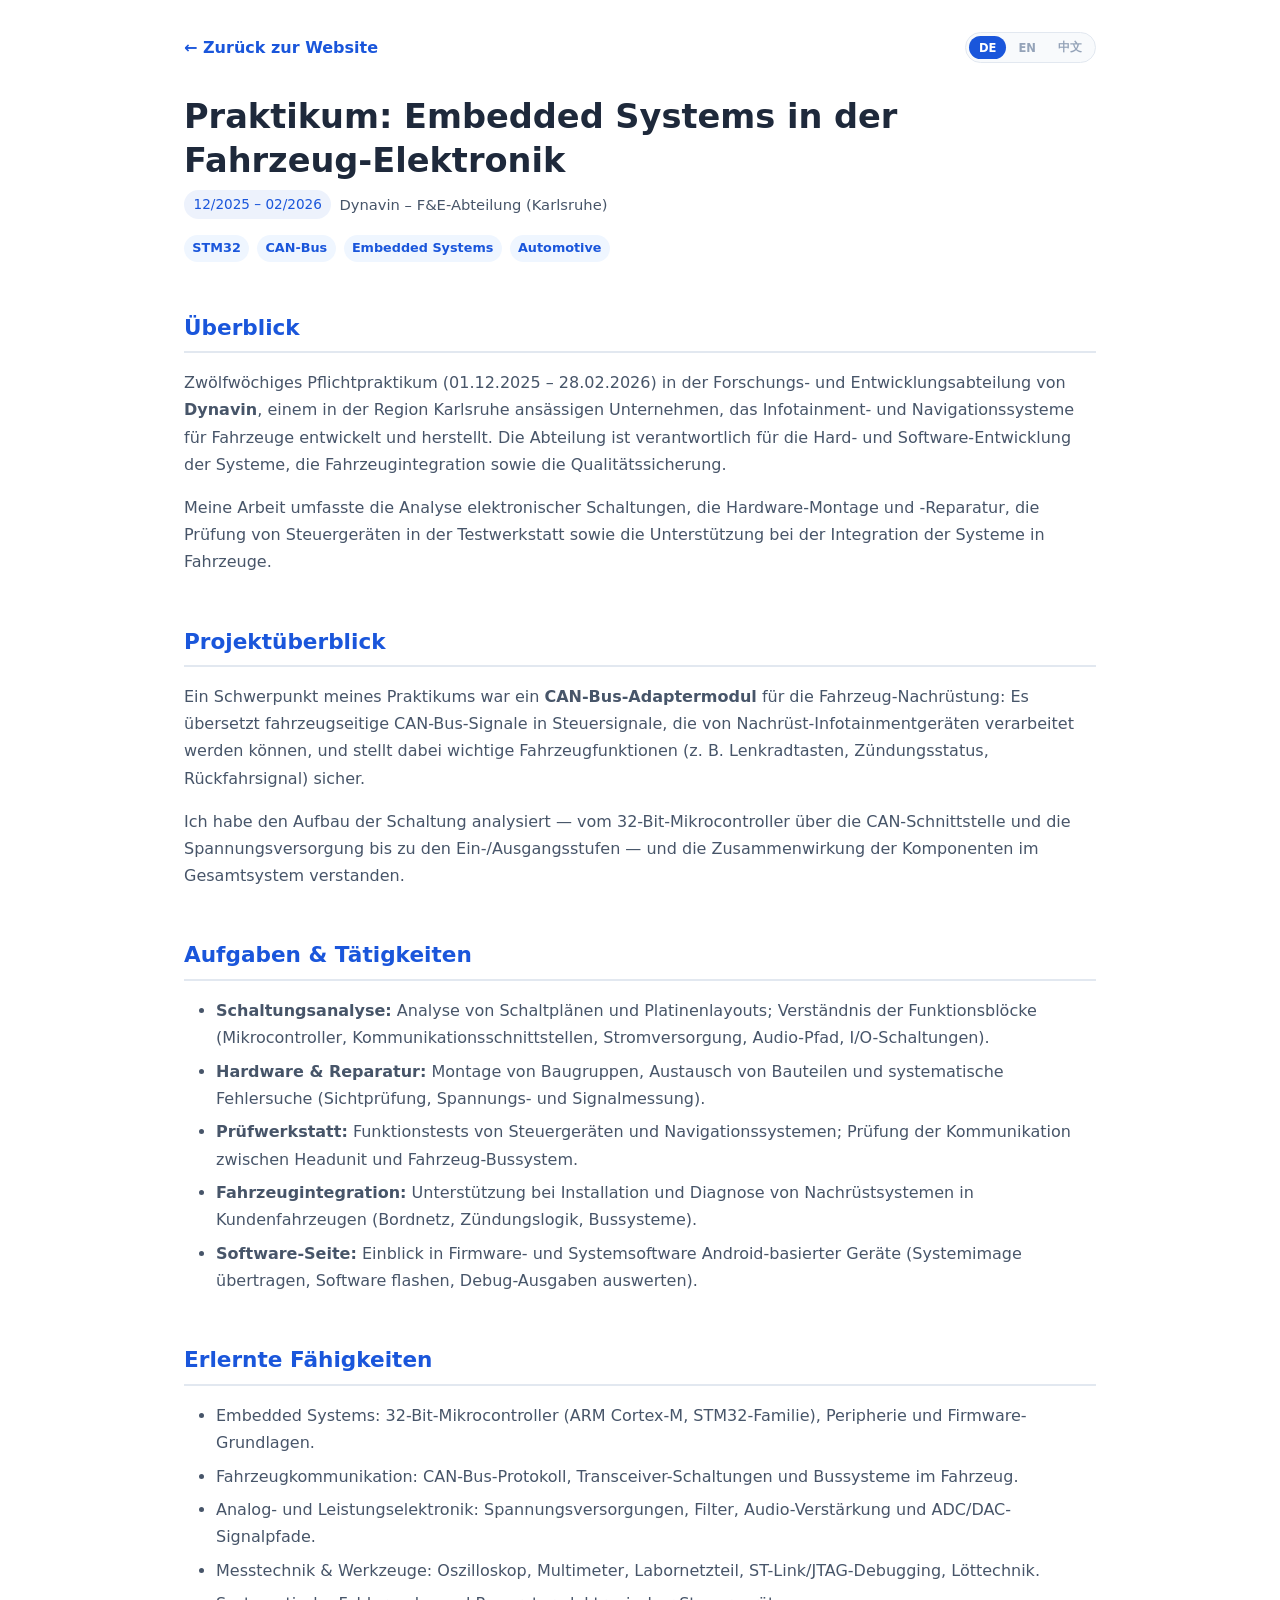
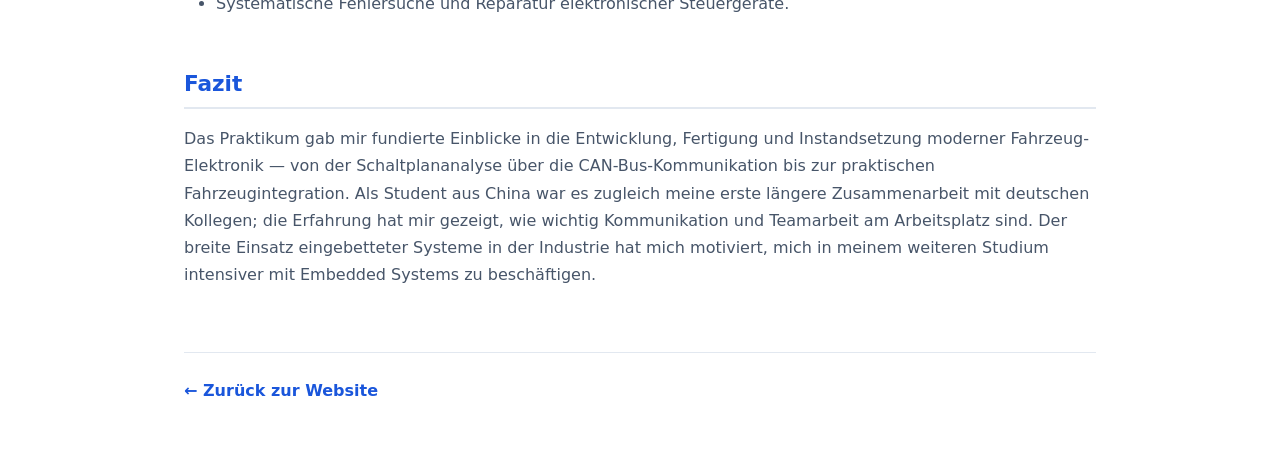
<file: praktikum.html>
<!DOCTYPE html>
<html lang="de">
<head>
<meta charset="UTF-8">
<meta name="viewport" content="width=device-width, initial-scale=1.0">
<meta name="description" content="Praktikum Ben He – Embedded Systems in der Fahrzeug-Elektronik: Schaltungsanalyse, Hardware-Test und Fahrzeugintegration.">
<title>Ben He – Praktikum</title>
<link rel="stylesheet" href="styles.css">
<style>
  /* ─── Project detail page (praktikum.html) ─── */
  .pe-page {
    padding: var(--space-xl) var(--space-lg) var(--space-2xl);
  }
  .pe-topbar {
    display: flex;
    justify-content: space-between;
    align-items: center;
    gap: var(--space-md);
    margin-bottom: var(--space-xl);
    flex-wrap: wrap;
  }
  .pe-back {
    display: inline-flex;
    align-items: center;
    gap: 0.35rem;
    font-weight: 600;
    color: var(--color-primary);
  }
  .pe-header h1 {
    font-size: clamp(1.5rem, 3vw, 2.1rem);
    color: var(--color-text);
    line-height: 1.3;
    margin-bottom: var(--space-sm);
  }
  .pe-meta {
    display: flex;
    flex-wrap: wrap;
    gap: var(--space-sm);
    align-items: center;
    margin-bottom: var(--space-md);
    color: var(--color-text-secondary);
    font-size: 0.92rem;
  }
  .pe-section {
    margin-top: var(--space-2xl);
  }
  .pe-section h2 {
    font-size: 1.35rem;
    color: var(--color-primary);
    margin-bottom: var(--space-md);
    padding-bottom: 0.3rem;
    border-bottom: 2px solid var(--color-border);
  }
  .pe-section p {
    color: var(--color-text-secondary);
    line-height: 1.7;
    margin-bottom: var(--space-md);
  }
  .pe-section ul {
    color: var(--color-text-secondary);
    line-height: 1.7;
    margin: 0 0 var(--space-md) var(--space-md);
    padding-left: var(--space-md);
    list-style: disc;
  }
  .pe-section li {
    margin-bottom: 0.4rem;
  }
  .pe-section code {
    background: var(--color-bg-alt);
    border: 1px solid var(--color-border);
    border-radius: 4px;
    padding: 0.1rem 0.35rem;
    font-size: 0.9em;
  }
  .pe-footer {
    margin-top: var(--space-3xl);
    padding-top: var(--space-lg);
    border-top: 1px solid var(--color-border);
  }
</style>
<script>
  /* Apply saved theme before paint to avoid flash */
  (function () {
    try {
      var t = localStorage.getItem('theme');
      if (t) document.documentElement.dataset.theme = t;
    } catch (e) {}
  })();
</script>
</head>
<body>
<main class="container pe-page">

  <header class="pe-topbar">
    <a class="pe-back" href="index.html">← <span data-i18n="pk-back">Zurück zur Website</span></a>
    <div class="lang-switcher" role="group" aria-label="Sprache wählen">
      <button type="button" class="lang-option" data-lang="de">DE</button>
      <button type="button" class="lang-option" data-lang="en">EN</button>
      <button type="button" class="lang-option" data-lang="zh">中文</button>
    </div>
  </header>

  <header class="pe-header">
    <h1 data-i18n="pk-title">Praktikum: Embedded Systems in der Fahrzeug-Elektronik</h1>
    <div class="pe-meta">
      <span class="exp-date">12/2025 – 02/2026</span>
      <span data-i18n="pk-company">Dynavin – F&amp;E-Abteilung (Karlsruhe)</span>
    </div>
    <div class="exp-tags">
      <span class="tag">STM32</span>
      <span class="tag">CAN-Bus</span>
      <span class="tag">Embedded Systems</span>
      <span class="tag">Automotive</span>
    </div>
  </header>

  <section class="pe-section">
    <h2 data-i18n="pk-s1-h">Überblick</h2>
    <p data-i18n="pk-s1">Zwölfwöchiges Pflichtpraktikum (01.12.2025 – 28.02.2026) in der Forschungs- und Entwicklungsabteilung von <strong>Dynavin</strong>, einem in der Region Karlsruhe ansässigen Unternehmen, das Infotainment- und Navigationssysteme für Fahrzeuge entwickelt und herstellt. Die Abteilung ist verantwortlich für die Hard- und Software-Entwicklung der Systeme, die Fahrzeugintegration sowie die Qualitätssicherung.</p>
    <p data-i18n="pk-s1b">Meine Arbeit umfasste die Analyse elektronischer Schaltungen, die Hardware-Montage und -Reparatur, die Prüfung von Steuergeräten in der Testwerkstatt sowie die Unterstützung bei der Integration der Systeme in Fahrzeuge.</p>
  </section>

  <section class="pe-section">
    <h2 data-i18n="pk-s2-h">Projektüberblick</h2>
    <p data-i18n="pk-s2">Ein Schwerpunkt meines Praktikums war ein <strong>CAN-Bus-Adaptermodul</strong> für die Fahrzeug-Nachrüstung: Es übersetzt fahrzeugseitige CAN-Bus-Signale in Steuersignale, die von Nachrüst-Infotainmentgeräten verarbeitet werden können, und stellt dabei wichtige Fahrzeugfunktionen (z.&nbsp;B. Lenkradtasten, Zündungsstatus, Rückfahrsignal) sicher.</p>
    <p data-i18n="pk-s2b">Ich habe den Aufbau der Schaltung analysiert — vom 32-Bit-Mikrocontroller über die CAN-Schnittstelle und die Spannungsversorgung bis zu den Ein-/Ausgangsstufen — und die Zusammenwirkung der Komponenten im Gesamtsystem verstanden.</p>
  </section>

  <section class="pe-section">
    <h2 data-i18n="pk-s3-h">Aufgaben &amp; Tätigkeiten</h2>
    <ul>
      <li data-i18n="pk-s3-1"><strong>Schaltungsanalyse:</strong> Analyse von Schaltplänen und Platinenlayouts; Verständnis der Funktionsblöcke (Mikrocontroller, Kommunikationsschnittstellen, Stromversorgung, Audio-Pfad, I/O-Schaltungen).</li>
      <li data-i18n="pk-s3-2"><strong>Hardware &amp; Reparatur:</strong> Montage von Baugruppen, Austausch von Bauteilen und systematische Fehlersuche (Sichtprüfung, Spannungs- und Signalmessung).</li>
      <li data-i18n="pk-s3-3"><strong>Prüfwerkstatt:</strong> Funktionstests von Steuergeräten und Navigationssystemen; Prüfung der Kommunikation zwischen Headunit und Fahrzeug-Bussystem.</li>
      <li data-i18n="pk-s3-4"><strong>Fahrzeugintegration:</strong> Unterstützung bei Installation und Diagnose von Nachrüstsystemen in Kundenfahrzeugen (Bordnetz, Zündungslogik, Bussysteme).</li>
      <li data-i18n="pk-s3-5"><strong>Software-Seite:</strong> Einblick in Firmware- und Systemsoftware Android-basierter Geräte (Systemimage übertragen, Software flashen, Debug-Ausgaben auswerten).</li>
    </ul>
  </section>

  <section class="pe-section">
    <h2 data-i18n="pk-s4-h">Erlernte Fähigkeiten</h2>
    <ul>
      <li data-i18n="pk-s4-1">Embedded Systems: 32-Bit-Mikrocontroller (ARM Cortex-M, STM32-Familie), Peripherie und Firmware-Grundlagen.</li>
      <li data-i18n="pk-s4-2">Fahrzeugkommunikation: CAN-Bus-Protokoll, Transceiver-Schaltungen und Bussysteme im Fahrzeug.</li>
      <li data-i18n="pk-s4-3">Analog- und Leistungselektronik: Spannungsversorgungen, Filter, Audio-Verstärkung und ADC/DAC-Signalpfade.</li>
      <li data-i18n="pk-s4-4">Messtechnik &amp; Werkzeuge: Oszilloskop, Multimeter, Labornetzteil, ST-Link/JTAG-Debugging, Löttechnik.</li>
      <li data-i18n="pk-s4-5">Systematische Fehlersuche und Reparatur elektronischer Steuergeräte.</li>
    </ul>
  </section>

  <section class="pe-section">
    <h2 data-i18n="pk-s5-h">Fazit</h2>
    <p data-i18n="pk-s5">Das Praktikum gab mir fundierte Einblicke in die Entwicklung, Fertigung und Instandsetzung moderner Fahrzeug-Elektronik — von der Schaltplananalyse über die CAN-Bus-Kommunikation bis zur praktischen Fahrzeugintegration. Als Student aus China war es zugleich meine erste längere Zusammenarbeit mit deutschen Kollegen; die Erfahrung hat mir gezeigt, wie wichtig Kommunikation und Teamarbeit am Arbeitsplatz sind. Der breite Einsatz eingebetteter Systeme in der Industrie hat mich motiviert, mich in meinem weiteren Studium intensiver mit Embedded Systems zu beschäftigen.</p>
  </section>

  <footer class="pe-footer">
    <a class="pe-back" href="index.html">← <span data-i18n="pk-back">Zurück zur Website</span></a>
  </footer>

</main>

<script>
(function () {
  'use strict';

  var T = {
    de: {
      'pk-back': 'Zurück zur Website',
      'pk-title': 'Praktikum: Embedded Systems in der Fahrzeug-Elektronik',
      'pk-company': 'Dynavin – F&E-Abteilung (Karlsruhe)',
      'pk-s1-h': 'Überblick',
      'pk-s1': 'Zwölfwöchiges Pflichtpraktikum (01.12.2025 – 28.02.2026) in der Forschungs- und Entwicklungsabteilung von <strong>Dynavin</strong>, einem in der Region Karlsruhe ansässigen Unternehmen, das Infotainment- und Navigationssysteme für Fahrzeuge entwickelt und herstellt. Die Abteilung ist verantwortlich für die Hard- und Software-Entwicklung der Systeme, die Fahrzeugintegration sowie die Qualitätssicherung.',
      'pk-s1b': 'Meine Arbeit umfasste die Analyse elektronischer Schaltungen, die Hardware-Montage und -Reparatur, die Prüfung von Steuergeräten in der Testwerkstatt sowie die Unterstützung bei der Integration der Systeme in Fahrzeuge.',
      'pk-s2-h': 'Projektüberblick',
      'pk-s2': 'Ein Schwerpunkt meines Praktikums war ein <strong>CAN-Bus-Adaptermodul</strong> für die Fahrzeug-Nachrüstung: Es übersetzt fahrzeugseitige CAN-Bus-Signale in Steuersignale, die von Nachrüst-Infotainmentgeräten verarbeitet werden können, und stellt dabei wichtige Fahrzeugfunktionen (z. B. Lenkradtasten, Zündungsstatus, Rückfahrsignal) sicher.',
      'pk-s2b': 'Ich habe den Aufbau der Schaltung analysiert — vom 32-Bit-Mikrocontroller über die CAN-Schnittstelle und die Spannungsversorgung bis zu den Ein-/Ausgangsstufen — und die Zusammenwirkung der Komponenten im Gesamtsystem verstanden.',
      'pk-s3-h': 'Aufgaben & Tätigkeiten',
      'pk-s3-1': '<strong>Schaltungsanalyse:</strong> Analyse von Schaltplänen und Platinenlayouts; Verständnis der Funktionsblöcke (Mikrocontroller, Kommunikationsschnittstellen, Stromversorgung, Audio-Pfad, I/O-Schaltungen).',
      'pk-s3-2': '<strong>Hardware & Reparatur:</strong> Montage von Baugruppen, Austausch von Bauteilen und systematische Fehlersuche (Sichtprüfung, Spannungs- und Signalmessung).',
      'pk-s3-3': '<strong>Prüfwerkstatt:</strong> Funktionstests von Steuergeräten und Navigationssystemen; Prüfung der Kommunikation zwischen Headunit und Fahrzeug-Bussystem.',
      'pk-s3-4': '<strong>Fahrzeugintegration:</strong> Unterstützung bei Installation und Diagnose von Nachrüstsystemen in Kundenfahrzeugen (Bordnetz, Zündungslogik, Bussysteme).',
      'pk-s3-5': '<strong>Software-Seite:</strong> Einblick in Firmware- und Systemsoftware Android-basierter Geräte (Systemimage übertragen, Software flashen, Debug-Ausgaben auswerten).',
      'pk-s4-h': 'Erlernte Fähigkeiten',
      'pk-s4-1': 'Embedded Systems: 32-Bit-Mikrocontroller (ARM Cortex-M, STM32-Familie), Peripherie und Firmware-Grundlagen.',
      'pk-s4-2': 'Fahrzeugkommunikation: CAN-Bus-Protokoll, Transceiver-Schaltungen und Bussysteme im Fahrzeug.',
      'pk-s4-3': 'Analog- und Leistungselektronik: Spannungsversorgungen, Filter, Audio-Verstärkung und ADC/DAC-Signalpfade.',
      'pk-s4-4': 'Messtechnik & Werkzeuge: Oszilloskop, Multimeter, Labornetzteil, ST-Link/JTAG-Debugging, Löttechnik.',
      'pk-s4-5': 'Systematische Fehlersuche und Reparatur elektronischer Steuergeräte.',
      'pk-s5-h': 'Fazit',
      'pk-s5': 'Das Praktikum gab mir fundierte Einblicke in die Entwicklung, Fertigung und Instandsetzung moderner Fahrzeug-Elektronik — von der Schaltplananalyse über die CAN-Bus-Kommunikation bis zur praktischen Fahrzeugintegration. Als Student aus China war es zugleich meine erste längere Zusammenarbeit mit deutschen Kollegen; die Erfahrung hat mir gezeigt, wie wichtig Kommunikation und Teamarbeit am Arbeitsplatz sind. Der breite Einsatz eingebetteter Systeme in der Industrie hat mich motiviert, mich in meinem weiteren Studium intensiver mit Embedded Systems zu beschäftigen.'
    },
    en: {
      'pk-back': 'Back to website',
      'pk-title': 'Internship: Embedded Systems in Automotive Electronics',
      'pk-company': 'Dynavin – R&D Department (Karlsruhe)',
      'pk-s1-h': 'Overview',
      'pk-s1': 'Twelve-week mandatory internship (01.12.2025 – 28.02.2026) in the Research & Development department of <strong>Dynavin</strong>, a company based in the Karlsruhe region that develops and manufactures infotainment and navigation systems for vehicles. The department is responsible for hardware and software development, vehicle integration and quality assurance.',
      'pk-s1b': 'My work covered the analysis of electronic circuits, hardware assembly and repair, testing of control units in the test workshop and support for integrating the systems into vehicles.',
      'pk-s2-h': 'Project Overview',
      'pk-s2': 'One focus of my internship was a <strong>CAN-bus adapter module</strong> for the vehicle aftermarket: it translates vehicle-side CAN-bus signals into control signals that aftermarket infotainment devices can process, while preserving important vehicle functions (e.g. steering-wheel buttons, ignition status, reverse signal).',
      'pk-s2b': 'I analyzed the circuit design — from the 32-bit microcontroller through the CAN interface and power supply to the input/output stages — and understood how the components interact within the overall system.',
      'pk-s3-h': 'Tasks & Responsibilities',
      'pk-s3-1': '<strong>Circuit analysis:</strong> analysis of schematics and board layouts; understanding of the functional blocks (microcontroller, communication interfaces, power supply, audio path, I/O circuits).',
      'pk-s3-2': '<strong>Hardware & repair:</strong> assembly of modules, replacement of components and systematic troubleshooting (visual inspection, voltage and signal measurement).',
      'pk-s3-3': '<strong>Test workshop:</strong> functional testing of control units and navigation systems; verification of communication between head unit and vehicle bus system.',
      'pk-s3-4': '<strong>Vehicle integration:</strong> support for installation and diagnosis of aftermarket systems in customer vehicles (on-board power, ignition logic, bus systems).',
      'pk-s3-5': '<strong>Software side:</strong> insight into firmware and system software of Android-based devices (transferring system images, flashing software, evaluating debug output).',
      'pk-s4-h': 'Skills Acquired',
      'pk-s4-1': 'Embedded systems: 32-bit microcontrollers (ARM Cortex-M, STM32 family), peripherals and firmware fundamentals.',
      'pk-s4-2': 'Vehicle communication: CAN-bus protocol, transceiver circuits and in-vehicle bus systems.',
      'pk-s4-3': 'Analog and power electronics: power supplies, filters, audio amplification and ADC/DAC signal paths.',
      'pk-s4-4': 'Measurement & tools: oscilloscope, multimeter, lab power supply, ST-Link/JTAG debugging, soldering.',
      'pk-s4-5': 'Systematic troubleshooting and repair of electronic control units.',
      'pk-s5-h': 'Conclusion',
      'pk-s5': 'The internship gave me a solid insight into the development, manufacturing and repair of modern automotive electronics — from schematic analysis through CAN-bus communication to hands-on vehicle integration. As a student from China, it was also my first longer collaboration with German colleagues; the experience showed me how important communication and teamwork are in the workplace. The widespread use of embedded systems in industry motivated me to focus more deeply on embedded systems in my further studies.'
    },
    zh: {
      'pk-back': '返回网站',
      'pk-title': '实习：车载电子中的嵌入式系统',
      'pk-company': 'Dynavin 公司 – 研发部（卡尔斯鲁厄）',
      'pk-s1-h': '项目概览',
      'pk-s1': '十二周必修实习（2025年12月1日 – 2026年2月28日），在 <strong>Dynavin</strong> 公司研发部完成。Dynavin 位于卡尔斯鲁厄地区，专注于车载信息娱乐与导航系统的研发与生产。该部门负责系统软硬件开发、整车集成与质量保证。',
      'pk-s1b': '我的工作涵盖电子电路分析、硬件组装与维修、检测车间中的控制单元测试，以及协助系统在车辆中的集成。',
      'pk-s2-h': '项目概述',
      'pk-s2': '实习重点之一是用于车辆后装改装的 <strong>CAN 总线适配模块</strong>：它将车辆侧的 CAN 总线信号转换为后装信息娱乐设备可处理的控制信号，同时保障重要车辆功能（如方向盘按键、点火状态、倒车信号）。',
      'pk-s2b': '我分析了电路设计——从 32 位微控制器、CAN 接口、电源系统到输入/输出级——并理解了各组件在整体系统中的协同工作原理。',
      'pk-s3-h': '职责与工作内容',
      'pk-s3-1': '<strong>电路分析：</strong>分析原理图与板卡布局；理解各功能模块（微控制器、通信接口、电源、音频通路、I/O 电路）。',
      'pk-s3-2': '<strong>硬件与维修：</strong>组件装配、元器件更换与系统化排障（目视检查、电压与信号测量）。',
      'pk-s3-3': '<strong>检测车间：</strong>控制单元与导航系统的功能测试；检查车机与车辆总线系统之间的通信。',
      'pk-s3-4': '<strong>整车集成：</strong>协助客户车辆后装系统的安装与诊断（车载电源、点火逻辑、总线系统）。',
      'pk-s3-5': '<strong>软件方面：</strong>了解基于 Android 设备的固件与系统软件（系统镜像传输、软件刷写、调试输出分析）。',
      'pk-s4-h': '所学技能',
      'pk-s4-1': '嵌入式系统：32 位微控制器（ARM Cortex-M、STM32 系列）、外设与固件基础。',
      'pk-s4-2': '车载通信：CAN 总线协议、收发器电路与车内总线系统。',
      'pk-s4-3': '模拟与功率电子：电源系统、滤波器、音频放大与 ADC/DAC 信号通路。',
      'pk-s4-4': '测量与工具：示波器、万用表、实验室电源、ST-Link/JTAG 调试、焊接技术。',
      'pk-s4-5': '电子控制单元的系统化排障与维修。',
      'pk-s5-h': '总结',
      'pk-s5': '这次实习让我深入了解了现代车载电子的研发、生产与维修——从原理图分析、CAN 总线通信到整车集成实践。作为来自中国的学生，这也是我第一次与德国同事长期共事；这段经历让我认识到职场沟通与团队合作的重要性。嵌入式系统在工业中的广泛应用也激励我在后续学习中更深入地研究嵌入式方向。'
    }
  };

  function apply(lang) {
    var t = T[lang] || T.de;
    document.documentElement.lang = lang === 'zh' ? 'zh-CN' : lang;
    document.querySelectorAll('[data-i18n]').forEach(function (el) {
      var k = el.getAttribute('data-i18n');
      if (t[k]) el.innerHTML = t[k];
    });
    document.querySelectorAll('[data-i18n-alt]').forEach(function (el) {
      var k = el.getAttribute('data-i18n-alt');
      if (t[k]) el.setAttribute('alt', t[k]);
    });
    document.title = t['pk-title'] + ' – Ben He';
    document.querySelectorAll('.lang-option').forEach(function (b) {
      b.classList.toggle('active', b.dataset.lang === lang);
    });
  }

  var lang = 'de';
  try { lang = localStorage.getItem('lang') || 'de'; } catch (e) {}
  if (!T[lang]) lang = 'de';

  document.querySelectorAll('.lang-option').forEach(function (b) {
    b.addEventListener('click', function () {
      try { localStorage.setItem('lang', b.dataset.lang); } catch (e) {}
      apply(b.dataset.lang);
    });
  });

  apply(lang);
})();
</script>
</body>
</html>
</file>
<file: styles.css>
/* ============================================================
   Personal Website — Ben He
   Design System & Styles
   ============================================================ */

/* ---------- Custom Properties (Light Theme) ---------- */
:root {
  /* Colors */
  --color-primary: #1a56db;
  --color-primary-hover: #1e40af;
  --color-primary-light: rgba(26, 86, 219, 0.08);
  --color-accent: #10b981;
  --color-accent-hover: #059669;

  --color-bg: #ffffff;
  --color-bg-alt: #f8fafc;
  --color-surface: #ffffff;
  --color-text: #1e293b;
  --color-text-secondary: #475569;
  --color-text-muted: #94a3b8;
  --color-border: #e2e8f0;
  --color-border-light: #f1f5f9;

  --color-tag-bg: #eff6ff;
  --color-tag-text: #1a56db;
  --color-tag-skill-bg: #ecfdf5;
  --color-tag-skill-text: #059669;

  --color-nav-bg: rgba(255, 255, 255, 0.85);
  --color-hero-bg: #f8fafc;

  /* Shadows */
  --shadow-sm: 0 1px 2px rgba(0, 0, 0, 0.05);
  --shadow-md: 0 4px 6px -1px rgba(0, 0, 0, 0.07), 0 2px 4px -2px rgba(0, 0, 0, 0.05);
  --shadow-lg: 0 10px 15px -3px rgba(0, 0, 0, 0.08), 0 4px 6px -4px rgba(0, 0, 0, 0.04);
  --shadow-xl: 0 20px 25px -5px rgba(0, 0, 0, 0.1), 0 8px 10px -6px rgba(0, 0, 0, 0.04);

  /* Spacing */
  --space-xs: 0.25rem;
  --space-sm: 0.5rem;
  --space-md: 1rem;
  --space-lg: 1.5rem;
  --space-xl: 2rem;
  --space-2xl: 3rem;
  --space-3xl: 4rem;
  --space-4xl: 6rem;

  /* Typography */
  --font-sans: 'Inter', system-ui, -apple-system, 'Segoe UI', Roboto, 'Helvetica Neue', Arial, sans-serif;
  --font-mono: 'Cascadia Code', 'Fira Code', 'JetBrains Mono', 'Consolas', monospace;

  /* Radii */
  --radius-sm: 0.375rem;
  --radius-md: 0.5rem;
  --radius-lg: 0.75rem;
  --radius-xl: 1rem;
  --radius-full: 9999px;

  /* Transitions */
  --transition-fast: 150ms ease;
  --transition-base: 250ms ease;
  --transition-slow: 400ms ease;

  /* Layout */
  --navbar-height: 4rem;
  --container-max: 960px;
}

/* ---------- Dark Theme ---------- */
[data-theme="dark"] {
  --color-primary: #3b82f6;
  --color-primary-hover: #60a5fa;
  --color-primary-light: rgba(59, 130, 246, 0.12);
  --color-accent: #34d399;
  --color-accent-hover: #6ee7b7;

  --color-bg: #0f172a;
  --color-bg-alt: #1e293b;
  --color-surface: #1e293b;
  --color-text: #f1f5f9;
  --color-text-secondary: #cbd5e1;
  --color-text-muted: #64748b;
  --color-border: #334155;
  --color-border-light: #1e293b;

  --color-tag-bg: #1e3a5f;
  --color-tag-text: #60a5fa;
  --color-tag-skill-bg: #064e3b;
  --color-tag-skill-text: #34d399;

  --color-nav-bg: rgba(15, 23, 42, 0.85);
  --color-hero-bg: #0f172a;

  --shadow-sm: 0 1px 2px rgba(0, 0, 0, 0.2);
  --shadow-md: 0 4px 6px -1px rgba(0, 0, 0, 0.3), 0 2px 4px -2px rgba(0, 0, 0, 0.2);
  --shadow-lg: 0 10px 15px -3px rgba(0, 0, 0, 0.4), 0 4px 6px -4px rgba(0, 0, 0, 0.2);
  --shadow-xl: 0 20px 25px -5px rgba(0, 0, 0, 0.5), 0 8px 10px -6px rgba(0, 0, 0, 0.3);
}

/* ---------- Reset & Base ---------- */
*,
*::before,
*::after {
  margin: 0;
  padding: 0;
  box-sizing: border-box;
}

html {
  scroll-behavior: smooth;
  scroll-padding-top: var(--navbar-height);
}

body {
  font-family: var(--font-sans);
  font-size: 1rem;
  line-height: 1.7;
  color: var(--color-text);
  background-color: var(--color-bg);
  transition: background-color var(--transition-base), color var(--transition-base);
  -webkit-font-smoothing: antialiased;
  -moz-osx-font-smoothing: grayscale;
}

img {
  max-width: 100%;
  display: block;
}

a {
  color: var(--color-primary);
  text-decoration: none;
  transition: color var(--transition-fast);
}

a:hover {
  color: var(--color-primary-hover);
}

ul {
  list-style: none;
}

/* ---------- Container ---------- */
.container {
  width: 100%;
  max-width: var(--container-max);
  margin: 0 auto;
  padding: 0 var(--space-lg);
}

/* ---------- Section ---------- */
.section {
  padding: var(--space-4xl) 0;
}

.section-alt {
  background-color: var(--color-bg-alt);
}

.section-title {
  font-size: 2rem;
  font-weight: 800;
  color: var(--color-text);
  margin-bottom: var(--space-2xl);
  position: relative;
  display: inline-block;
}

.section-title::after {
  content: '';
  position: absolute;
  bottom: -8px;
  left: 0;
  width: 60px;
  height: 4px;
  background: var(--color-primary);
  border-radius: var(--radius-full);
}

/* ---------- Navigation ---------- */
.navbar {
  position: fixed;
  top: 0;
  left: 0;
  right: 0;
  height: var(--navbar-height);
  background: var(--color-nav-bg);
  backdrop-filter: blur(12px);
  -webkit-backdrop-filter: blur(12px);
  border-bottom: 1px solid var(--color-border);
  z-index: 1000;
  transition: background-color var(--transition-base), border-color var(--transition-base);
}

.nav-container {
  display: flex;
  align-items: center;
  justify-content: space-between;
  height: 100%;
}

.nav-logo {
  font-size: 1.5rem;
  font-weight: 800;
  color: var(--color-primary);
  background: var(--color-primary-light);
  width: 44px;
  height: 44px;
  display: flex;
  align-items: center;
  justify-content: center;
  border-radius: var(--radius-md);
  transition: background var(--transition-fast), transform var(--transition-fast);
  flex-shrink: 0;
}

.nav-logo:hover {
  transform: scale(1.05);
  color: var(--color-primary);
}

.nav-links {
  display: flex;
  gap: var(--space-xs);
}

.nav-links a {
  color: var(--color-text-secondary);
  font-size: 0.9rem;
  font-weight: 500;
  padding: var(--space-sm) var(--space-md);
  border-radius: var(--radius-md);
  transition: color var(--transition-fast), background var(--transition-fast);
}

.nav-links a:hover,
.nav-links a.active {
  color: var(--color-primary);
  background: var(--color-primary-light);
}

.nav-actions {
  display: flex;
  align-items: center;
  gap: var(--space-sm);
}

/* Theme Toggle */
.theme-toggle {
  background: var(--color-bg-alt);
  border: 1px solid var(--color-border);
  border-radius: var(--radius-full);
  width: 40px;
  height: 40px;
  cursor: pointer;
  display: flex;
  align-items: center;
  justify-content: center;
  font-size: 1.1rem;
  transition: background var(--transition-fast), border-color var(--transition-fast), transform var(--transition-fast);
  position: relative;
}

.theme-toggle:hover {
  transform: scale(1.1);
}

.theme-icon-light,
.theme-icon-dark {
  position: absolute;
  transition: opacity var(--transition-fast), transform var(--transition-fast);
}

[data-theme="light"] .theme-icon-dark { opacity: 0; transform: scale(0.5); }
[data-theme="light"] .theme-icon-light { opacity: 1; transform: scale(1); }
[data-theme="dark"] .theme-icon-light { opacity: 0; transform: scale(0.5); }
[data-theme="dark"] .theme-icon-dark { opacity: 1; transform: scale(1); }

/* Language Switcher */
.lang-switcher {
  display: flex;
  gap: 2px;
  background: var(--color-bg-alt);
  border: 1px solid var(--color-border);
  border-radius: var(--radius-full);
  padding: 3px;
}

.lang-option {
  background: transparent;
  border: none;
  border-radius: var(--radius-full);
  padding: 4px 10px;
  font-size: 0.72rem;
  font-weight: 600;
  font-family: var(--font-sans);
  color: var(--color-text-muted);
  cursor: pointer;
  transition: all var(--transition-fast);
  white-space: nowrap;
}

.lang-option:hover {
  color: var(--color-text);
}

.lang-option.active {
  background: var(--color-primary);
  color: #fff;
}

.lang-option.active:hover {
  color: #fff;
}

@media (max-width: 768px) {
  .lang-switcher {
    gap: 1px;
    padding: 2px;
  }
  .lang-option {
    padding: 3px 8px;
    font-size: 0.68rem;
  }
}

/* Hamburger */
.hamburger {
  display: none;
  flex-direction: column;
  gap: 5px;
  background: none;
  border: none;
  cursor: pointer;
  padding: var(--space-sm);
  z-index: 1001;
}

.hamburger span {
  display: block;
  width: 24px;
  height: 2px;
  background: var(--color-text);
  border-radius: 2px;
  transition: transform var(--transition-base), opacity var(--transition-base);
}

.hamburger.active span:nth-child(1) {
  transform: translateY(7px) rotate(45deg);
}

.hamburger.active span:nth-child(2) {
  opacity: 0;
}

.hamburger.active span:nth-child(3) {
  transform: translateY(-7px) rotate(-45deg);
}

/* ---------- Hero ---------- */
.hero {
  min-height: 100vh;
  display: flex;
  flex-direction: column;
  align-items: center;
  justify-content: center;
  text-align: center;
  background: var(--color-hero-bg);
  padding: var(--navbar-height) var(--space-lg) var(--space-2xl);
  position: relative;
}

.hero-content {
  max-width: 700px;
}

.hero-greeting {
  font-size: 1.1rem;
  font-weight: 500;
  color: var(--color-primary);
  margin-bottom: var(--space-md);
  letter-spacing: 0.02em;
}

.hero-name {
  font-size: clamp(2.8rem, 6vw, 4.5rem);
  font-weight: 800;
  color: var(--color-text);
  line-height: 1.1;
  margin-bottom: var(--space-md);
  letter-spacing: -0.02em;
}

.hero-title {
  font-size: clamp(1.1rem, 2.5vw, 1.4rem);
  font-weight: 600;
  color: var(--color-text-secondary);
  margin-bottom: var(--space-sm);
}

.hero-subtitle {
  font-size: 1rem;
  color: var(--color-text-muted);
  margin-bottom: var(--space-xl);
}

.hero-cta {
  display: flex;
  gap: var(--space-md);
  justify-content: center;
  flex-wrap: wrap;
}

/* Buttons */
.btn {
  display: inline-flex;
  align-items: center;
  gap: var(--space-sm);
  padding: 0.75rem 1.5rem;
  border-radius: var(--radius-lg);
  font-size: 0.95rem;
  font-weight: 600;
  cursor: pointer;
  transition: all var(--transition-fast);
  border: 2px solid transparent;
}

.btn-primary {
  background: var(--color-primary);
  color: #fff;
}

.btn-primary:hover {
  background: var(--color-primary-hover);
  color: #fff;
  transform: translateY(-2px);
  box-shadow: var(--shadow-lg);
}

.btn-outline {
  background: transparent;
  color: var(--color-primary);
  border-color: var(--color-primary);
}

.btn-outline:hover {
  background: var(--color-primary);
  color: #fff;
  transform: translateY(-2px);
  box-shadow: var(--shadow-lg);
}

.btn-icon {
  flex-shrink: 0;
}

/* Hero Scroll Indicator */
.hero-scroll {
  position: absolute;
  bottom: var(--space-xl);
  display: flex;
  flex-direction: column;
  align-items: center;
  gap: var(--space-sm);
  color: var(--color-text-muted);
  font-size: 0.75rem;
  font-weight: 500;
  letter-spacing: 0.1em;
  text-transform: uppercase;
}

.scroll-indicator {
  width: 24px;
  height: 40px;
  border: 2px solid var(--color-text-muted);
  border-radius: var(--radius-full);
  position: relative;
}

.scroll-indicator::after {
  content: '';
  position: absolute;
  top: 8px;
  left: 50%;
  transform: translateX(-50%);
  width: 4px;
  height: 8px;
  background: var(--color-primary);
  border-radius: var(--radius-full);
  animation: scrollBounce 2s ease infinite;
}

@keyframes scrollBounce {
  0%, 100% { transform: translateX(-50%) translateY(0); opacity: 1; }
  50% { transform: translateX(-50%) translateY(8px); opacity: 0.5; }
}

/* ---------- About ---------- */
.about-layout {
  display: grid;
  grid-template-columns: 1.2fr 0.8fr;
  gap: var(--space-2xl);
  align-items: start;
}

.about-content {
  display: flex;
  flex-direction: column;
  gap: var(--space-md);
}

.about-content p {
  font-size: 1.05rem;
  color: var(--color-text-secondary);
  max-width: 760px;
  margin: 0;
}

.about-facts {
  display: grid;
  grid-template-columns: repeat(2, minmax(0, 1fr));
  gap: var(--space-md);
  margin-top: var(--space-sm);
}

.about-fact {
  background: var(--color-bg-alt);
  border: 1px solid var(--color-border);
  border-radius: var(--radius-lg);
  padding: var(--space-md);
}

.about-fact strong {
  display: block;
  font-size: 0.9rem;
  color: var(--color-text);
  margin-bottom: 0.25rem;
}

.about-fact span {
  font-size: 0.9rem;
  color: var(--color-text-secondary);
  line-height: 1.5;
}

.about-photo-card {
  background: var(--color-surface);
  border: 1px solid var(--color-border);
  border-radius: var(--radius-xl);
  padding: var(--space-lg);
  box-shadow: var(--shadow-md);
}

.photo-frame {
  border-radius: var(--radius-xl);
  overflow: hidden;
  border: 1px solid var(--color-border);
  margin-bottom: var(--space-lg);
}

.photo-frame img {
  width: 100%;
  height: 320px;
  object-fit: cover;
  object-position: center 20%;
}

.about-badges {
  display: flex;
  flex-wrap: wrap;
  gap: var(--space-sm);
}

/* ---------- Timeline (Education) ---------- */
.timeline {
  position: relative;
  padding-left: var(--space-xl);
}

.timeline::before {
  content: '';
  position: absolute;
  left: 0;
  top: 8px;
  bottom: 8px;
  width: 2px;
  background: var(--color-border);
}

.timeline-item {
  position: relative;
  margin-bottom: var(--space-xl);
}

.timeline-item:last-child {
  margin-bottom: 0;
}

.timeline-marker {
  position: absolute;
  left: calc(-1 * var(--space-xl));
  top: 8px;
  width: 14px;
  height: 14px;
  border-radius: 50%;
  background: var(--color-primary);
  border: 3px solid var(--color-bg);
  box-shadow: 0 0 0 3px var(--color-primary);
  transform: translateX(-4px);
  z-index: 1;
}

.timeline-card {
  background: var(--color-surface);
  border: 1px solid var(--color-border);
  border-radius: var(--radius-lg);
  padding: var(--space-lg);
  transition: box-shadow var(--transition-base);
}

.timeline-card:hover {
  box-shadow: var(--shadow-md);
}

.timeline-header {
  display: flex;
  justify-content: space-between;
  align-items: flex-start;
  gap: var(--space-md);
  margin-bottom: var(--space-sm);
  flex-wrap: wrap;
}

.timeline-header h3 {
  font-size: 1.15rem;
  font-weight: 700;
  color: var(--color-text);
}

.timeline-date {
  font-size: 0.85rem;
  font-weight: 500;
  color: var(--color-primary);
  background: var(--color-primary-light);
  padding: 0.2em 0.7em;
  border-radius: var(--radius-full);
  white-space: nowrap;
}

.timeline-subtitle {
  font-size: 0.95rem;
  color: var(--color-text-secondary);
  font-weight: 500;
  margin-bottom: var(--space-xs);
}

.timeline-location {
  font-size: 0.9rem;
  color: var(--color-text-muted);
}

.timeline-note {
  font-size: 0.85rem;
  color: var(--color-text-muted);
  font-style: italic;
  margin-top: var(--space-xs);
}

/* ---------- Experience ---------- */
.exp-grid {
  display: grid;
  grid-template-columns: 1fr;
  gap: var(--space-xl);
}

.exp-card {
  background: var(--color-surface);
  border: 1px solid var(--color-border);
  border-radius: var(--radius-lg);
  padding: var(--space-xl);
  transition: box-shadow var(--transition-base);
}

.exp-card:hover {
  box-shadow: var(--shadow-md);
}

.exp-card-header {
  display: flex;
  justify-content: space-between;
  align-items: flex-start;
  gap: var(--space-md);
  margin-bottom: var(--space-sm);
  flex-wrap: wrap;
}

.exp-card-header h3 {
  font-size: 1.1rem;
  font-weight: 700;
  color: var(--color-text);
}

.exp-date {
  font-size: 0.85rem;
  font-weight: 500;
  color: var(--color-primary);
  background: var(--color-primary-light);
  padding: 0.2em 0.7em;
  border-radius: var(--radius-full);
  white-space: nowrap;
}

.exp-company {
  font-size: 0.95rem;
  font-weight: 500;
  color: var(--color-text-secondary);
  margin-bottom: var(--space-md);
}

.exp-tags {
  display: flex;
  gap: var(--space-sm);
  flex-wrap: wrap;
  margin-bottom: var(--space-md);
}

.exp-details {
  list-style: disc;
  padding-left: 1.25rem;
}

.exp-details li {
  font-size: 0.93rem;
  color: var(--color-text-secondary);
  margin-bottom: var(--space-sm);
  line-height: 1.6;
}

.exp-details li:last-child {
  margin-bottom: 0;
}

.exp-card-link {
  display: block;
  color: inherit;
  text-decoration: none;
}

.exp-card-link:hover,
.exp-card-link:focus-visible {
  color: inherit;
}

.exp-card-link:focus-visible {
  outline: 2px solid var(--color-primary);
  outline-offset: 4px;
  border-radius: var(--radius-lg);
}

.exp-card-more {
  display: inline-flex;
  align-items: center;
  gap: 0.3rem;
  margin-top: var(--space-md);
  font-size: 0.85rem;
  font-weight: 600;
  color: var(--color-primary);
  transition: gap var(--transition-fast);
}

.exp-card:hover .exp-card-more {
  gap: 0.55rem;
}

.exp-gallery {
  display: grid;
  grid-template-columns: repeat(auto-fit, minmax(180px, 1fr));
  gap: var(--space-md);
  margin-top: var(--space-lg);
}

.exp-gallery-item {
  margin: 0;
  border-radius: var(--radius-md);
  overflow: hidden;
  border: 1px solid var(--color-border);
  background: var(--color-surface);
  transition: box-shadow var(--transition-base);
}

.exp-gallery-item:hover {
  box-shadow: var(--shadow-md);
}

.exp-gallery-item img {
  display: block;
  width: 100%;
  height: 140px;
  object-fit: cover;
  transition: transform var(--transition-base);
}

.exp-gallery-item:hover img {
  transform: scale(1.04);
}

.exp-gallery-item figcaption {
  font-size: 0.8rem;
  font-weight: 500;
  color: var(--color-text-secondary);
  padding: 0.5em 0.75em;
  text-align: center;
}

/* ---------- Tags ---------- */
.tag {
  display: inline-block;
  font-size: 0.8rem;
  font-weight: 600;
  padding: 0.2em 0.65em;
  border-radius: var(--radius-full);
  background: var(--color-tag-bg);
  color: var(--color-tag-text);
  white-space: nowrap;
}

.tag-skill {
  background: var(--color-tag-skill-bg);
  color: var(--color-tag-skill-text);
  font-size: 0.85rem;
  padding: 0.3em 0.8em;
}

/* ---------- Projects ---------- */
.projects-grid {
  display: grid;
  grid-template-columns: 1fr 1fr;
  gap: var(--space-xl);
}

.project-card {
  background: var(--color-surface);
  border: 1px solid var(--color-border);
  border-radius: var(--radius-lg);
  padding: var(--space-xl);
  transition: box-shadow var(--transition-base), transform var(--transition-base);
  display: flex;
  flex-direction: column;
}

.project-card:hover {
  box-shadow: var(--shadow-lg);
  transform: translateY(-2px);
}

.project-icon {
  font-size: 2rem;
  margin-bottom: var(--space-md);
}

.project-card h3 {
  font-size: 1.1rem;
  font-weight: 700;
  color: var(--color-text);
  margin-bottom: var(--space-sm);
}

.project-meta {
  font-size: 0.85rem;
  color: var(--color-text-muted);
  margin-bottom: var(--space-md);
}

.project-desc {
  font-size: 0.93rem;
  color: var(--color-text-secondary);
  line-height: 1.6;
  margin-bottom: var(--space-md);
  flex: 1;
}

.project-tags {
  display: flex;
  gap: var(--space-sm);
  flex-wrap: wrap;
  margin-bottom: var(--space-md);
}

.project-link {
  display: inline-flex;
  align-items: center;
  gap: var(--space-sm);
  font-size: 0.9rem;
  font-weight: 600;
  color: var(--color-primary);
  margin-top: auto;
  padding-top: var(--space-sm);
  border-top: 1px solid var(--color-border-light);
}

.project-link:hover {
  color: var(--color-primary-hover);
}

/* ---------- Skills ---------- */
.skills-grid {
  display: grid;
  grid-template-columns: 1fr 1fr;
  gap: var(--space-xl);
}

.skill-group h3 {
  font-size: 1.05rem;
  font-weight: 700;
  color: var(--color-text);
  margin-bottom: var(--space-md);
}

.skill-tags {
  display: flex;
  gap: var(--space-sm);
  flex-wrap: wrap;
}

/* ---------- Awards ---------- */
.awards-list {
  display: flex;
  flex-direction: column;
  gap: var(--space-lg);
}

.award-item {
  display: flex;
  align-items: flex-start;
  gap: var(--space-lg);
  background: var(--color-surface);
  border: 1px solid var(--color-border);
  border-radius: var(--radius-lg);
  padding: var(--space-lg);
  transition: box-shadow var(--transition-base);
}

.award-item:hover {
  box-shadow: var(--shadow-md);
}

.award-icon {
  font-size: 2rem;
  flex-shrink: 0;
}

.award-content h3 {
  font-size: 1.05rem;
  font-weight: 700;
  color: var(--color-text);
  margin-bottom: var(--space-xs);
}

.award-content p {
  font-size: 0.9rem;
  color: var(--color-text-muted);
}

/* ---------- Contact ---------- */
.contact-intro {
  text-align: center;
  font-size: 1.05rem;
  color: var(--color-text-secondary);
  max-width: 550px;
  margin: 0 auto var(--space-2xl);
}

.contact-grid {
  display: grid;
  grid-template-columns: repeat(2, 1fr);
  gap: var(--space-lg);
}

.contact-card {
  background: var(--color-surface);
  border: 1px solid var(--color-border);
  border-radius: var(--radius-lg);
  padding: var(--space-xl);
  text-align: center;
  transition: box-shadow var(--transition-base), transform var(--transition-base), border-color var(--transition-base);
  display: flex;
  flex-direction: column;
  align-items: center;
  gap: var(--space-sm);
  color: var(--color-text);
  cursor: pointer;
}

a.contact-card:hover {
  box-shadow: var(--shadow-lg);
  transform: translateY(-3px);
  border-color: var(--color-primary);
  color: var(--color-text);
}

.contact-icon {
  font-size: 1.75rem;
  width: 56px;
  height: 56px;
  display: flex;
  align-items: center;
  justify-content: center;
  background: var(--color-primary-light);
  border-radius: var(--radius-lg);
  color: var(--color-primary);
}

.contact-card h3 {
  font-size: 1rem;
  font-weight: 700;
}

.contact-card p {
  font-size: 0.9rem;
  color: var(--color-text-secondary);
  word-break: break-word;
}

/* ---------- Footer ---------- */
.footer {
  background: var(--color-bg-alt);
  border-top: 1px solid var(--color-border);
  padding: var(--space-xl) 0;
}

.footer-content {
  display: flex;
  justify-content: space-between;
  align-items: center;
}

.footer-content p {
  font-size: 0.9rem;
  color: var(--color-text-muted);
}

.back-to-top {
  display: flex;
  align-items: center;
  justify-content: center;
  width: 40px;
  height: 40px;
  border-radius: var(--radius-full);
  background: var(--color-primary);
  color: #fff;
  font-size: 1.2rem;
  font-weight: 700;
  transition: background var(--transition-fast), transform var(--transition-fast);
}

.back-to-top:hover {
  background: var(--color-primary-hover);
  color: #fff;
  transform: translateY(-3px);
}

/* ---------- Scroll Reveal ---------- */
.reveal {
  opacity: 0;
  transform: translateY(24px);
  transition: opacity 0.6s ease, transform 0.6s ease;
}

.reveal.visible {
  opacity: 1;
  transform: translateY(0);
}

/* Stagger children */
.reveal-stagger > * {
  opacity: 0;
  transform: translateY(24px);
  transition: opacity 0.5s ease, transform 0.5s ease;
}

.reveal-stagger > *.visible {
  opacity: 1;
  transform: translateY(0);
}

/* ---------- Reduced Motion ---------- */
@media (prefers-reduced-motion: reduce) {
  html {
    scroll-behavior: auto;
  }

  .reveal,
  .reveal-stagger > * {
    opacity: 1;
    transform: none;
    transition: none;
  }

  .scroll-indicator::after {
    animation: none;
  }
}

/* ---------- Responsive: Tablet ---------- */
@media (max-width: 768px) {
  :root {
    --space-4xl: 4rem;
    --space-3xl: 3rem;
  }

  .section {
    padding: var(--space-3xl) 0;
  }

  .section-title {
    font-size: 1.6rem;
  }

  /* Nav */
  .nav-links {
    position: fixed;
    top: 0;
    right: -100%;
    width: 280px;
    height: 100vh;
    flex-direction: column;
    background: var(--color-surface);
    padding: calc(var(--navbar-height) + var(--space-lg)) var(--space-lg) var(--space-xl);
    gap: var(--space-xs);
    box-shadow: var(--shadow-xl);
    transition: right var(--transition-base);
    z-index: 999;
    border-left: 1px solid var(--color-border);
  }

  .nav-links.open {
    right: 0;
  }

  .nav-links a {
    font-size: 1rem;
    padding: var(--space-md);
    border-radius: var(--radius-md);
  }

  /* Mobile overlay */
  .nav-overlay {
    position: fixed;
    inset: 0;
    background: rgba(0, 0, 0, 0.4);
    z-index: 998;
    opacity: 0;
    pointer-events: none;
    transition: opacity var(--transition-base);
  }

  .nav-overlay.active {
    opacity: 1;
    pointer-events: auto;
  }

  .hamburger {
    display: flex;
  }

  /* Projects grid → single column */
  .projects-grid {
    grid-template-columns: 1fr;
  }

  /* Skills grid → single column */
  .skills-grid {
    grid-template-columns: 1fr;
  }

  /* Contact grid → single column */
  .contact-grid {
    grid-template-columns: 1fr;
  }

  /* Hero */
  .hero-name {
    font-size: 2.2rem;
  }

  /* About layout */
  .about-layout {
    grid-template-columns: 1fr;
  }

  .about-facts {
    grid-template-columns: 1fr;
  }
}

/* ============================================================
   ENHANCEMENTS: Advanced Animations & Effects
   ============================================================ */

/* ---------- Scroll Progress Bar ---------- */
.scroll-progress {
  position: fixed;
  top: 0;
  left: 0;
  height: 3px;
  background: linear-gradient(90deg, var(--color-primary), var(--color-accent));
  z-index: 1001;
  width: 0;
  transition: width 50ms ease-out;
  border-radius: 0 3px 3px 0;
}

/* ---------- Hero Particles Canvas ---------- */
.hero-particles {
  position: absolute;
  inset: 0;
  width: 100%;
  height: 100%;
  pointer-events: none;
  z-index: 0;
  opacity: 0.6;
}

[data-theme="dark"] .hero-particles {
  opacity: 0.8;
}

/* ---------- Hero Background Gradient ---------- */
.hero-bg-gradient {
  position: absolute;
  top: -30%;
  left: -20%;
  width: 140%;
  height: 160%;
  background:
    radial-gradient(ellipse 600px 400px at 20% 30%, rgba(26, 86, 219, 0.06), transparent),
    radial-gradient(ellipse 500px 350px at 80% 60%, rgba(16, 185, 129, 0.05), transparent),
    radial-gradient(ellipse 400px 300px at 50% 80%, rgba(26, 86, 219, 0.04), transparent);
  pointer-events: none;
  z-index: 0;
  animation: heroGradientShift 15s ease-in-out infinite;
}

[data-theme="dark"] .hero-bg-gradient {
  background:
    radial-gradient(ellipse 600px 400px at 20% 30%, rgba(59, 130, 246, 0.12), transparent),
    radial-gradient(ellipse 500px 350px at 80% 60%, rgba(52, 211, 153, 0.1), transparent),
    radial-gradient(ellipse 400px 300px at 50% 80%, rgba(59, 130, 246, 0.08), transparent);
}

@keyframes heroGradientShift {
  0%, 100% {
    transform: translate(0, 0) rotate(0deg);
  }
  33% {
    transform: translate(2%, -1%) rotate(1deg);
  }
  66% {
    transform: translate(-1%, 1%) rotate(-1deg);
  }
}

/* ---------- Hero Gradient Text ---------- */
.hero-name {
  background: linear-gradient(135deg, var(--color-primary) 0%, var(--color-accent) 50%, var(--color-primary) 100%);
  background-size: 200% auto;
  -webkit-background-clip: text;
  -webkit-text-fill-color: transparent;
  background-clip: text;
  animation: gradientTextShine 4s ease-in-out infinite;
}

@keyframes gradientTextShine {
  0%, 100% { background-position: 0% center; }
  50% { background-position: 200% center; }
}

/* ---------- Hero Title Typing Cursor ---------- */
.hero-title .cursor {
  display: inline-block;
  width: 2px;
  height: 1em;
  background: var(--color-primary);
  margin-left: 2px;
  vertical-align: text-bottom;
  animation: cursorBlink 0.8s step-end infinite;
}

@keyframes cursorBlink {
  0%, 100% { opacity: 1; }
  50% { opacity: 0; }
}

/* ---------- Section Number ---------- */
.section-num {
  display: inline-block;
  font-size: 0.45em;
  font-weight: 800;
  color: var(--color-primary);
  opacity: 0.35;
  margin-right: 0.5em;
  letter-spacing: -0.02em;
  vertical-align: middle;
  font-family: var(--font-mono);
}

/* ---------- Section Title Enhanced ---------- */
.section-title {
  transition: transform var(--transition-base);
}

.section-title:hover {
  transform: translateX(6px);
}

.section-title::before {
  content: '';
  position: absolute;
  left: -20px;
  top: 50%;
  transform: translateY(-50%);
  width: 4px;
  height: 0;
  background: var(--color-accent);
  border-radius: var(--radius-full);
  transition: height var(--transition-base);
}

.section-title:hover::before {
  height: 70%;
}

/* ---------- 3D Tilt for Project Cards ---------- */
.project-card {
  transform-style: preserve-3d;
  perspective: 1000px;
  position: relative;
  overflow: hidden;
}

.project-card::before {
  content: '';
  position: absolute;
  inset: 0;
  border-radius: inherit;
  background: radial-gradient(
    circle at var(--mouse-x, 50%) var(--mouse-y, 50%),
    rgba(26, 86, 219, 0.06) 0%,
    transparent 60%
  );
  opacity: 0;
  transition: opacity var(--transition-base);
  z-index: 0;
  pointer-events: none;
}

.project-card:hover::before {
  opacity: 1;
}

.project-card > * {
  position: relative;
  z-index: 1;
}

.project-card .project-link {
  position: relative;
  z-index: 1;
}

/* ---------- Timeline Pulse Animation ---------- */
.timeline-marker {
  animation: markerPulse 3s ease-in-out infinite;
}

@keyframes markerPulse {
  0%, 100% {
    box-shadow: 0 0 0 3px var(--color-primary), 0 0 0 0 rgba(26, 86, 219, 0.4);
  }
  50% {
    box-shadow: 0 0 0 3px var(--color-primary), 0 0 0 12px rgba(26, 86, 219, 0);
  }
}

/* ---------- Floating Tags Animation ---------- */
.tag-skill {
  transition: transform var(--transition-base), box-shadow var(--transition-base);
}

.tag-skill:hover {
  transform: translateY(-3px);
  box-shadow: var(--shadow-md);
}

/* Staggered float animation for skill groups */
@keyframes tagFloat {
  0%, 100% { transform: translateY(0); }
  25% { transform: translateY(-2px); }
  75% { transform: translateY(1px); }
}

.skill-group:nth-child(1) .tag-skill { animation-delay: 0s; }
.skill-group:nth-child(2) .tag-skill { animation-delay: 0.5s; }
.skill-group:nth-child(3) .tag-skill { animation-delay: 1s; }
.skill-group:nth-child(4) .tag-skill { animation-delay: 1.5s; }
.skill-group:nth-child(5) .tag-skill { animation-delay: 2s; }
.skill-group:nth-child(6) .tag-skill { animation-delay: 2.5s; }

/* ---------- Glow Effects on Hover ---------- */
.exp-card {
  transition: box-shadow var(--transition-base), border-color var(--transition-base);
}

.exp-card:hover {
  border-color: var(--color-primary);
  box-shadow: 0 0 25px rgba(26, 86, 219, 0.1), var(--shadow-md);
}

[data-theme="dark"] .exp-card:hover {
  box-shadow: 0 0 30px rgba(59, 130, 246, 0.15), var(--shadow-md);
}

.timeline-card {
  transition: box-shadow var(--transition-base), border-color var(--transition-base);
}

.timeline-card:hover {
  border-color: var(--color-primary);
}

.award-item {
  transition: box-shadow var(--transition-base), border-color var(--transition-base), transform var(--transition-base);
}

.award-item:hover {
  border-color: var(--color-primary);
  transform: translateX(8px);
}

/* ---------- Button Glow ---------- */
.btn-primary {
  position: relative;
  overflow: hidden;
}

.btn-primary::after {
  content: '';
  position: absolute;
  top: -50%;
  left: -50%;
  width: 200%;
  height: 200%;
  background: radial-gradient(circle, rgba(255,255,255,0.2) 0%, transparent 60%);
  opacity: 0;
  transition: opacity var(--transition-base);
  pointer-events: none;
}

.btn-primary:hover::after {
  opacity: 1;
}

.btn-outline {
  position: relative;
  overflow: hidden;
}

.btn-outline::after {
  content: '';
  position: absolute;
  top: -50%;
  left: -50%;
  width: 200%;
  height: 200%;
  background: radial-gradient(circle, rgba(26,86,219,0.15) 0%, transparent 60%);
  opacity: 0;
  transition: opacity var(--transition-base);
  pointer-events: none;
}

.btn-outline:hover::after {
  opacity: 1;
}

/* ---------- Contact Card Icon Spin ---------- */
a.contact-card .contact-icon {
  transition: transform var(--transition-base), box-shadow var(--transition-base);
}

a.contact-card:hover .contact-icon {
  transform: scale(1.1) rotate(-5deg);
  box-shadow: 0 0 20px rgba(26, 86, 219, 0.2);
}

/* ---------- Custom Scrollbar ---------- */
::-webkit-scrollbar {
  width: 8px;
}

::-webkit-scrollbar-track {
  background: var(--color-bg-alt);
}

::-webkit-scrollbar-thumb {
  background: var(--color-border);
  border-radius: var(--radius-full);
  transition: background var(--transition-base);
}

::-webkit-scrollbar-thumb:hover {
  background: var(--color-primary);
}

/* Firefox scrollbar */
* {
  scrollbar-width: thin;
  scrollbar-color: var(--color-border) var(--color-bg-alt);
}

/* ---------- Navbar background transition ---------- */
.navbar {
  transition: box-shadow var(--transition-base), background-color var(--transition-base);
}

/* ---------- Logo hover spin ---------- */
.nav-logo {
  transition: transform 0.3s cubic-bezier(0.34, 1.56, 0.64, 1), background var(--transition-fast);
}

.nav-logo:hover {
  transform: scale(1.08) rotate(-5deg);
}

/* ---------- Project Card Link Arrow ---------- */
.project-link {
  transition: gap var(--transition-base), color var(--transition-fast);
}

.project-link:hover {
  gap: 0.65rem;
}

.project-link::after {
  content: '→';
  display: inline-block;
  transition: transform var(--transition-fast);
  opacity: 0;
  transform: translateX(-8px);
}

.project-link:hover::after {
  opacity: 1;
  transform: translateX(0);
}

/* ---------- Award icon bounce ---------- */
.award-icon {
  transition: transform var(--transition-base);
}

.award-item:hover .award-icon {
  animation: awardBounce 0.5s cubic-bezier(0.34, 1.56, 0.64, 1);
}

@keyframes awardBounce {
  0%, 100% { transform: scale(1); }
  50% { transform: scale(1.3); }
}

/* ---------- Footer back-to-top pulse ---------- */
.back-to-top {
  transition: transform var(--transition-base), box-shadow var(--transition-base), background var(--transition-fast);
}

.back-to-top:hover {
  transform: translateY(-3px);
  box-shadow: 0 4px 15px rgba(26, 86, 219, 0.4);
}

/* ---------- Contact card lift effect ---------- */
.contact-card {
  transition: transform var(--transition-base), box-shadow var(--transition-base), border-color var(--transition-base);
}

a.contact-card:hover {
  transform: translateY(-6px);
  box-shadow: var(--shadow-xl);
  border-color: var(--color-primary);
}

/* ---------- Reduced motion overrides ---------- */
@media (prefers-reduced-motion: reduce) {
  .hero-name {
    animation: none;
    background: var(--color-text);
    -webkit-text-fill-color: var(--color-text);
    background-clip: border-box;
  }

  .hero-bg-gradient {
    animation: none;
  }

  .timeline-marker {
    animation: none;
  }

  .tag-skill:hover {
    transform: none;
  }

  .award-item:hover {
    transform: none;
  }

  .award-item:hover .award-icon {
    animation: none;
  }

  .back-to-top:hover {
    transform: none;
  }

  .contact-card:hover,
  a.contact-card:hover {
    transform: none;
  }

  .section-title:hover {
    transform: none;
  }
}

/* ---------- Responsive: Phone ---------- */
@media (max-width: 480px) {
  .container {
    padding: 0 var(--space-md);
  }

  .hero-cta {
    flex-direction: column;
    align-items: center;
  }

  .btn {
    width: 100%;
    justify-content: center;
  }

  .timeline-header,
  .exp-card-header {
    flex-direction: column;
  }

  .footer-content {
    flex-direction: column;
    gap: var(--space-md);
    text-align: center;
  }
}

/* ══════════════════════════════════════════════════════════════════
   ENHANCED VISUAL LAYER — aurora hero, gradient borders,
   glassmorphism, micro-interactions · added 2026-08
   ══════════════════════════════════════════════════════════════════ */

/* ── 1 · Global polish ───────────────────────────────────────────── */
:root {
  --grad-primary: linear-gradient(135deg, #1a56db 0%, #06b6d4 55%, #8b5cf6 100%);
  --grad-cta: linear-gradient(135deg, #2563eb 0%, #06b6d4 100%);
  --grad-gold: linear-gradient(135deg, #f59e0b, #fbbf24, #f59e0b);
  --glow-blue: 0 0 24px rgba(59, 130, 246, 0.35);
  --glass-bg: rgba(255, 255, 255, 0.55);
  --glass-border: rgba(26, 86, 219, 0.14);
}
[data-theme="dark"] {
  --grad-primary: linear-gradient(135deg, #3b82f6 0%, #22d3ee 55%, #a78bfa 100%);
  --grad-cta: linear-gradient(135deg, #3b82f6 0%, #22d3ee 100%);
  --glass-bg: rgba(30, 41, 59, 0.45);
  --glass-border: rgba(148, 163, 184, 0.18);
  --color-text-secondary: #aebad0; /* lifted for contrast */
  --color-text-muted: #8fa0b8;     /* lifted for contrast */
}

/* Selection + scrollbar (WebKit) */
::selection {
  background: rgba(59, 130, 246, 0.35);
}
* {
  scrollbar-width: thin;
  scrollbar-color: var(--color-primary) transparent;
}
::-webkit-scrollbar { width: 10px; height: 10px; }
::-webkit-scrollbar-track { background: transparent; }
::-webkit-scrollbar-thumb {
  background: linear-gradient(180deg, #3b82f6, #06b6d4);
  border-radius: 8px;
  border: 2px solid var(--color-bg);
}

/* ── 2 · Aurora hero ─────────────────────────────────────────────── */
.hero {
  position: relative;
  overflow: hidden;
}
/* faint blueprint grid */
.hero::before {
  content: "";
  position: absolute;
  inset: 0;
  z-index: 0;
  background-image:
    linear-gradient(rgba(148, 163, 184, 0.07) 1px, transparent 1px),
    linear-gradient(90deg, rgba(148, 163, 184, 0.07) 1px, transparent 1px);
  background-size: 56px 56px;
  -webkit-mask-image:
    radial-gradient(ellipse 90% 70% at 50% 40%, #000 30%, transparent 75%),
    linear-gradient(to bottom, #000 55%, transparent 100%);
          mask-image:
    radial-gradient(ellipse 90% 70% at 50% 40%, #000 30%, transparent 75%),
    linear-gradient(to bottom, #000 55%, transparent 100%);
  -webkit-mask-composite: intersect;
          mask-composite: intersect;
  pointer-events: none;
}
/* floating aurora orbs */
.hero::after {
  content: "";
  position: absolute;
  inset: -20%;
  z-index: 0;
  background:
    radial-gradient(38% 30% at 22% 32%, rgba(59, 130, 246, 0.22), transparent 70%),
    radial-gradient(34% 28% at 78% 26%, rgba(6, 182, 212, 0.18), transparent 70%),
    radial-gradient(40% 32% at 62% 78%, rgba(139, 92, 246, 0.16), transparent 70%);
  filter: blur(24px);
  animation: aurora-drift 18s ease-in-out infinite alternate;
  pointer-events: none;
}
@keyframes aurora-drift {
  0%   { transform: translate3d(-2%, -1%, 0) rotate(0deg) scale(1); }
  50%  { transform: translate3d(3%, 2%, 0) rotate(6deg) scale(1.06); }
  100% { transform: translate3d(-1%, 3%, 0) rotate(-4deg) scale(1.02); }
}
/* bottom fade — particles/grid/orbs melt into the section below */
.hero-fade {
  position: absolute;
  left: 0;
  right: 0;
  bottom: 0;
  height: 160px;
  background: linear-gradient(to bottom, transparent, var(--color-bg) 92%);
  pointer-events: none;
  z-index: 1;
}
.hero-content {
  position: relative;
  z-index: 2;
}

/* animated gradient name */
.hero-name {
  background: var(--grad-primary);
  -webkit-background-clip: text;
          background-clip: text;
  -webkit-text-fill-color: transparent;
          color: transparent;
  background-size: 200% 200%;
  animation: gradient-shift 6s ease-in-out infinite;
  filter: drop-shadow(0 4px 18px rgba(59, 130, 246, 0.35));
}
@keyframes gradient-shift {
  0%, 100% { background-position: 0% 50%; }
  50%      { background-position: 100% 50%; }
}

/* role tag gets weight */
.hero-title {
  font-weight: 700;
  letter-spacing: 0.02em;
}
.hero-title .cursor {
  display: inline-block;
  width: 3px;
  background: var(--color-accent);
  border-radius: 2px;
  box-shadow: 0 0 8px var(--color-accent);
}

/* CTA buttons */
.btn {
  position: relative;
  overflow: hidden;
  transition: transform 0.18s ease, box-shadow 0.18s ease, background-color 0.18s ease, border-color 0.18s ease;
}
.btn:active { transform: translateY(1px) scale(0.97); }
.btn-primary {
  background: var(--grad-cta);
  background-size: 160% 160%;
  box-shadow: 0 4px 18px rgba(37, 99, 235, 0.4), 0 0 0 0 rgba(34, 211, 238, 0.5);
  transition: transform 0.18s ease, box-shadow 0.25s ease, background-position 0.5s ease;
}
.btn-primary:hover {
  background-position: 100% 100%;
  transform: translateY(-2px);
  box-shadow: 0 8px 26px rgba(37, 99, 235, 0.5), 0 0 22px rgba(34, 211, 238, 0.45);
}
.btn-outline {
  border: 1.5px solid transparent;
  background:
    linear-gradient(var(--color-bg), var(--color-bg)) padding-box,
    var(--grad-primary) border-box;
  transition: transform 0.18s ease, box-shadow 0.25s ease, filter 0.25s ease;
}
.btn-outline:hover {
  transform: translateY(-2px);
  box-shadow: 0 6px 22px rgba(59, 130, 246, 0.35);
  filter: brightness(1.08);
}
[data-theme="dark"] .btn-outline {
  background:
    linear-gradient(#0f172a, #0f172a) padding-box,
    var(--grad-primary) border-box;
}

/* scroll cue */
.hero-scroll {
  z-index: 2;
}
.scroll-indicator {
  width: 30px;
  height: 46px;
  border: 2px solid var(--color-text-secondary);
  border-radius: 16px;
  box-shadow: inset 0 0 8px rgba(59, 130, 246, 0.25);
}
.scroll-indicator::after {
  width: 5px;
  height: 5px;
  background: var(--color-primary);
  border-radius: 50%;
  box-shadow: 0 0 10px var(--color-primary);
  left: 50%;
}

/* ── 3 · Glassmorphism cards + gradient hover borders ────────────── */
.exp-card,
.project-card,
.contact-card,
.award-item,
.timeline-card {
  position: relative;
  background: var(--glass-bg);
  -webkit-backdrop-filter: blur(10px);
          backdrop-filter: blur(10px);
  border: 1px solid var(--glass-border);
  transition: transform 0.22s ease, box-shadow 0.22s ease, border-color 0.22s ease;
}
.exp-card:hover,
.project-card:hover,
.contact-card:hover,
.award-item:hover,
.timeline-card:hover {
  transform: translateY(-4px);
  border-color: transparent;
  box-shadow: 0 12px 32px rgba(2, 6, 23, 0.22), 0 0 0 1px rgba(59, 130, 246, 0.12);
}
/* gradient border on hover (mask trick) */
.exp-card::before,
.project-card::before,
.contact-card::before,
.award-item::before {
  content: "";
  position: absolute;
  inset: 0;
  border-radius: inherit;
  padding: 1.5px;
  background: var(--grad-primary);
  -webkit-mask: linear-gradient(#fff 0 0) content-box, linear-gradient(#fff 0 0);
  -webkit-mask-composite: xor;
          mask: linear-gradient(#fff 0 0) content-box, linear-gradient(#fff 0 0);
          mask-composite: exclude;
  opacity: 0;
  transition: opacity 0.3s ease;
  pointer-events: none;
}
.exp-card:hover::before,
.project-card:hover::before,
.contact-card:hover::before,
.award-item:hover::before {
  opacity: 1;
}

/* icon badges — unified gradient disc */
.project-icon,
.award-icon,
.contact-icon {
  display: inline-flex;
  align-items: center;
  justify-content: center;
  width: 56px;
  height: 56px;
  border-radius: 16px;
  background: var(--grad-primary);
  box-shadow: 0 6px 18px rgba(59, 130, 246, 0.35), inset 0 1px 0 rgba(255, 255, 255, 0.25);
  font-size: 1.6rem;
  line-height: 1;
  transition: transform 0.22s ease, box-shadow 0.22s ease;
  position: relative;
  color: #fff;
}
.contact-icon svg {
  flex-shrink: 0;
}
.project-card:hover .project-icon,
.contact-card:hover .contact-icon,
.award-item:hover .award-icon {
  transform: translateY(-3px) scale(1.06) rotate(-4deg);
  box-shadow: 0 10px 24px rgba(59, 130, 246, 0.45), 0 0 0 3px rgba(34, 211, 238, 0.25);
}
.award-icon {
  border-radius: 50%;
  background: var(--grad-gold);
  box-shadow: 0 6px 18px rgba(245, 158, 11, 0.35), inset 0 1px 0 rgba(255, 255, 255, 0.35);
}
.award-item:hover .award-icon {
  box-shadow: 0 10px 24px rgba(245, 158, 11, 0.45), 0 0 0 3px rgba(251, 191, 36, 0.3);
}

/* ── 4 · Timeline glow ───────────────────────────────────────────── */
.timeline-marker {
  background: var(--color-primary);
  border-color: var(--color-bg);
  box-shadow:
    0 0 0 3px var(--color-primary),
    0 0 14px var(--color-primary);
  animation: marker-pulse 3s ease-in-out infinite;
}
@keyframes marker-pulse {
  0%, 100% { box-shadow: 0 0 0 3px var(--color-primary), 0 0 8px var(--color-primary); }
  50%      { box-shadow: 0 0 0 3px var(--color-primary), 0 0 20px var(--color-primary); }
}

/* ── 5 · Skill tags — subtle gradient wash ───────────────────────── */
.tag-skill {
  background: linear-gradient(135deg, var(--color-tag-skill-bg), color-mix(in srgb, var(--color-tag-skill-bg) 72%, var(--color-primary) 28%));
  border: 1px solid color-mix(in srgb, var(--color-tag-skill-text) 30%, transparent);
  transition: transform 0.18s ease, box-shadow 0.18s ease;
}
.tag-skill:hover {
  transform: translateY(-2px);
  box-shadow: 0 4px 12px rgba(16, 185, 129, 0.25);
}

/* ── 6 · Scroll progress bar — gradient ──────────────────────────── */
.scroll-progress {
  background: var(--grad-primary);
  box-shadow: 0 0 10px rgba(59, 130, 246, 0.6);
}

/* ── 7 · Back-to-top ─────────────────────────────────────────────── */
.back-to-top {
  background: var(--grad-cta);
  border: none;
  box-shadow: 0 4px 16px rgba(37, 99, 235, 0.45);
  transition: transform 0.2s ease, box-shadow 0.2s ease;
}
.back-to-top:hover {
  transform: translateY(-3px) scale(1.08);
  box-shadow: 0 8px 24px rgba(37, 99, 235, 0.55), 0 0 18px rgba(34, 211, 238, 0.4);
}

/* ── 8 · Section titles — gradient number chips ──────────────────── */
.section-num {
  display: inline-flex;
  align-items: center;
  justify-content: center;
  min-width: 2.1em;
  padding: 0.15em 0.5em;
  border-radius: var(--radius-full);
  background: var(--color-primary-light);
  color: var(--color-primary);
  font-weight: 700;
  font-size: 0.85em;
  border: 1px solid color-mix(in srgb, var(--color-primary) 25%, transparent);
}

/* location pin in timeline cards */
.loc-pin {
  display: inline-block;
  vertical-align: -2px;
  margin-right: 4px;
  color: var(--color-primary);
  flex-shrink: 0;
}

/* ── 9 · Accessibility — kill animations on request ──────────────── */
@media (prefers-reduced-motion: reduce) {
  .hero::after,
  .hero-name,
  .timeline-marker,
  .scroll-indicator::after {
    animation: none !important;
  }
  .exp-card,
  .project-card,
  .contact-card,
  .award-item,
  .timeline-card,
  .project-icon,
  .award-icon,
  .contact-icon,
  .btn {
    transition: none !important;
  }
}
</file>
